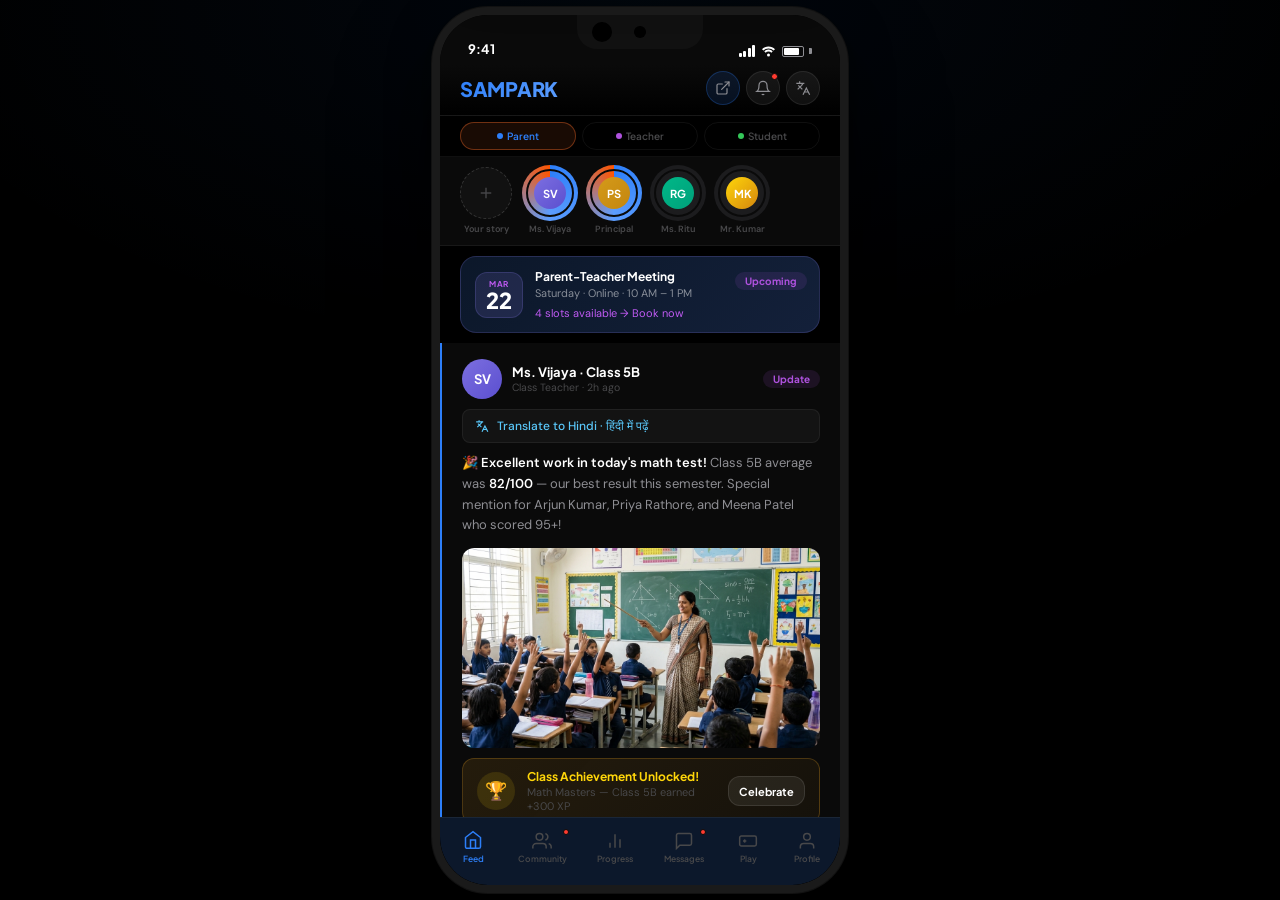
<file: index.html>
<!DOCTYPE html>
<html lang="en">
<head>
<meta charset="UTF-8">
<meta name="viewport" content="width=device-width, initial-scale=1.0">
<title>SAMPARK — School Social Network</title>
<link href="https://fonts.googleapis.com/css2?family=Plus+Jakarta+Sans:ital,wght@0,400;0,500;0,600;0,700;0,800&family=DM+Sans:wght@400;500;600&display=swap" rel="stylesheet">
<link rel="stylesheet" href="sampark.css">
</head>
<body>

<!-- DEVICE -->
<div class="device">
<!-- TOAST -->
<div class="toast" id="toast">
  <div class="toasticon" id="ti">🏆</div>
  <div class="toasttx"><h5 id="tt">Achievement!</h5><p id="tm">Loading...</p></div>
</div>
<!-- CONFETTI -->
<div class="celebrate" id="celebrate"></div>
<!-- ACHIEVEMENT MODAL -->
<div class="achmodal" id="achModal" onclick="closeAch()">
  <div class="achbox" onclick="event.stopPropagation()">
    <div class="achglow" id="achemoji">🏆</div>
    <div class="chip cgd" style="margin-bottom:12px">Achievement Unlocked!</div>
    <h2 id="achtitle">Math Master</h2>
    <p id="achdesc">Scored 90%+ in 3 consecutive tests</p>
    <div class="achxp" id="achxp">+150 XP</div>
    <button class="btn bor" style="width:100%" onclick="closeAch()">Awesome! 🎉</button>
  </div>
</div>
<!-- STORY VIEWER -->
<div class="stviewer" id="storyViewer">
  <div class="stprogbar" id="stprogbar"></div>
  <div class="sthdr">
    <div class="av av32 avt" id="stav">SV</div>
    <div style="flex:1"><div style="font-family:var(--font);font-size:13px;font-weight:700;color:white" id="stauth">Ms. Vijaya</div><div style="font-size:11px;color:rgba(255,255,255,.5)" id="sttm">2h ago</div></div>
    <div class="stclose" onclick="closeStory()"><svg viewBox="0 0 24 24"><line x1="18" y1="6" x2="6" y2="18"/><line x1="6" y1="6" x2="18" y2="18"/></svg></div>
  </div>
  <div class="stcontent" id="stcont">📸</div>
  <div class="stcap"><h4 id="stcaph">Class Update</h4><p id="stcapp">Loading...</p></div>
</div>
<!-- CHAT SCREEN -->
<div class="chatscr" id="chatScr">
  <div class="chathdr">
    <button class="chatback" onclick="closeChat()"><svg viewBox="0 0 24 24"><polyline points="15 18 9 12 15 6"/></svg></button>
    <div class="av av40 avt" style="flex-shrink:0">SV</div>
    <div style="flex:1"><div style="font-family:var(--font);font-size:15px;font-weight:700;color:var(--tx)">Ms. Vijaya · Class 5B</div><div style="font-size:11px;color:var(--mn)">● Online now</div></div>
    <div class="hbtn" onclick="toast('📹','Video Call','Connecting to Google Meet...')"><svg viewBox="0 0 24 24"><polygon points="23 7 16 12 23 17 23 7"/><rect x="1" y="5" width="15" height="14" rx="2" ry="2"/></svg></div>
  </div>
  <div class="chatmsgs" id="chatmsgs">
    <div style="text-align:center;font-size:11px;color:var(--tx3);padding:8px 0">Today</div>
    <div class="mbbl min">Arjun did wonderfully in today's math test! 🌟 He scored 96/100. You should be very proud!<div class="mtmin">10:23 AM</div></div>
    <div class="mbbl min" style="align-self:flex-start">
      <div class="voicemsg">
        <button class="vplay" onclick="playVoice(this)"><svg viewBox="0 0 24 24"><polygon points="5 3 19 12 5 21 5 3"/></svg></button>
        <div class="vwv" id="vwv"></div>
        <span style="font-size:10px;color:var(--tx3)">0:12</span>
      </div>
      <div class="mtmin">10:24 AM</div>
    </div>
    <div class="mbbl mout">Thank you so much! We've been practicing every evening. Can I schedule a meeting to discuss his overall progress? 🙏<div class="mtm">10:31 AM ✓✓</div></div>
    <div class="mbbl min">Absolutely! I have slots on Saturday morning. Use the scheduler to book a time. 📅<div class="mtmin">10:35 AM</div></div>
  </div>
  <div class="chatinput">
    <div class="hbtn" onclick="toast('🎤','Voice Note','Hold to record in Hindi')"><svg viewBox="0 0 24 24"><path d="M12 1a3 3 0 0 0-3 3v8a3 3 0 0 0 6 0V4a3 3 0 0 0-3-3z"/><path d="M19 10v2a7 7 0 0 1-14 0v-2"/><line x1="12" y1="19" x2="12" y2="23"/><line x1="8" y1="23" x2="16" y2="23"/></svg></div>
    <input type="text" placeholder="Type a message..." data-i18n-placeholder="typeMsg" id="ci" onkeydown="if(event.key==='Enter')sendMsg()"/>
    <button class="chatsend" onclick="sendMsg()"><svg viewBox="0 0 24 24"><line x1="22" y1="2" x2="11" y2="13"/><polygon points="22 2 15 22 11 13 2 9 22 2"/></svg></button>
  </div>
</div>
<!-- NOTIF PANEL -->
<div class="notifpanel" id="notifPanel">
  <div class="notifhdr"><h3>Notifications</h3><div class="hbtn" onclick="closeNotif()"><svg viewBox="0 0 24 24"><line x1="18" y1="6" x2="6" y2="18"/><line x1="6" y1="6" x2="18" y2="18"/></svg></div></div>
  <div class="notifitem unrd" onclick="closeNotif();badge('🏆','Math Master','Scored 95/100 — excellent!','+150 XP')"><div class="notiftico" style="background:var(--gdl)">🏆</div><div class="notifbdy"><h5>Badge Unlocked — Math Master!</h5><p>Arjun earned the Math Master badge</p><time>2 minutes ago</time></div></div>
  <div class="notifitem unrd" onclick="closeNotif();openChat()"><div class="notiftico" style="background:var(--pul)">💬</div><div class="notifbdy"><h5>Message from Ms. Vijaya</h5><p>Arjun did wonderfully today! 🌟</p><time>2 hours ago</time></div></div>
  <div class="notifitem unrd" onclick="closeNotif();switchTab('comm')"><div class="notiftico" style="background:var(--rdl)">📢</div><div class="notifbdy"><h5>School Announcement</h5><p>Early dismissal this Friday at 1 PM</p><time>3 hours ago</time></div></div>
  <div class="notifitem" onclick="closeNotif()"><div class="notiftico" style="background:var(--mnl)">🗓️</div><div class="notifbdy"><h5>Meeting Reminder</h5><p>PTM tomorrow at 10 AM — video call ready</p><time>Yesterday</time></div></div>
  <div class="notifitem" onclick="closeNotif()"><div class="notiftico" style="background:var(--gdl)">🔥</div><div class="notifbdy"><h5>7-Day Streak!</h5><p>You've been active 7 days in a row +50 XP</p><time>2 days ago</time></div></div>
</div>

  <div class="status">
    <span class="st">9:41</span>
    <div style="display:flex;gap:6px;align-items:center">
      <div class="sig"><span></span><span></span><span></span><span></span></div>
      <svg width="15" height="11" viewBox="0 0 15 11" fill="var(--tx)"><path d="M7.5 2.5C9.5 2.5 11.3 3.3 12.6 4.6L14 3.2C12.3 1.5 10 .5 7.5.5S2.7 1.5 1 3.2L2.4 4.6C3.7 3.3 5.5 2.5 7.5 2.5z"/><path d="M7.5 5.5c1.1 0 2.1.45 2.83 1.17L11.74 5.2A5.49 5.49 0 0 0 7.5 3.5 5.49 5.49 0 0 0 3.26 5.2L4.67 6.67A3.97 3.97 0 0 1 7.5 5.5z"/><circle cx="7.5" cy="9" r="1.5"/></svg>
      <div class="bat"><div class="bat-body"><div class="bat-fill"></div></div><div class="bat-tip"></div></div>
    </div>
  </div>
  <div class="app-hdr">
    <span class="logo">SAMPARK</span>
    <div class="hdr-r">
      <div class="hbtn" onclick="window.location.href='web/index.html'" title="Website" style="background: rgba(45, 127, 249, 0.12); border-color: rgba(45, 127, 249, 0.25);">
        <svg viewBox="0 0 24 24" fill="none" stroke="var(--or)" stroke-width="2" stroke-linecap="round" stroke-linejoin="round"><path d="M18 13v6a2 2 0 0 1-2 2H5a2 2 0 0 1-2-2V8a2 2 0 0 1 2-2h6"></path><polyline points="15 3 21 3 21 9"></polyline><line x1="10" y1="14" x2="21" y2="3"></line></svg>
      </div>
      <div class="hbtn" onclick="openNotif()" style="position:relative">
        <svg viewBox="0 0 24 24"><path d="M18 8A6 6 0 0 0 6 8c0 7-3 9-3 9h18s-3-2-3-9"/><path d="M13.73 21a2 2 0 0 1-3.46 0"/></svg>
        <span class="nbadge"></span>
      </div>
      <div class="hbtn" onclick="toast('🌐','Translate','Content will appear in Hindi')">
        <svg viewBox="0 0 24 24"><path d="M5 8l6 6M4 14l6-6 2-3"/><path d="M2 5h12M7 2v3"/><path d="M22 22l-5-10-5 10M14 18h6"/></svg>
      </div>
    </div>
  </div>
  <div class="role-bar">
    <div class="rp ap" id="rp-parent" onclick="setRole('parent')"><div class="rp-dot" style="background:var(--or)"></div><span data-i18n="parent">Parent</span></div>
    <div class="rp" id="rp-teacher" onclick="setRole('teacher')"><div class="rp-dot" style="background:var(--pu)"></div><span data-i18n="teacher">Teacher</span></div>
    <div class="rp" id="rp-student" onclick="setRole('student')"><div class="rp-dot" style="background:var(--mn)"></div><span data-i18n="student">Student</span></div>
  </div>
  <div class="screens">
    <!-- ═══ FEED ═══ -->
    <div class="scr active" id="s-feed">
      <div class="stbar">
        <div class="stit"><div class="stadd" onclick="toast('📷','Add Story','Camera opening...')"><svg viewBox="0 0 24 24"><line x1="12" y1="5" x2="12" y2="19"/><line x1="5" y1="12" x2="19" y2="12"/></svg></div><span class="stnm" data-i18n="yourStory">Your story</span></div>
        <div class="stit" onclick="openStory('SV','Ms. Vijaya','2h ago','📸','Class 5B Math Results 🎉','Class average 82/100 — our best this semester!','img_math.png')"><div class="string live"><div class="stinner"><div class="av av32 avt">SV</div></div></div><span class="stnm">Ms. Vijaya</span></div>
        <div class="stit" onclick="openStory('PS','Principal','5h ago','🏫','Annual Sports Day 🏆','Sports Day prep in full swing — parents welcome!','img_sports.png')"><div class="string live"><div class="stinner"><div class="av av32 ava">PS</div></div></div><span class="stnm">Principal</span></div>
        <div class="stit" onclick="openStory('RG','Ms. Ritu','1d ago','📚','Book Fair Coming! 📖','500+ books at Scholastic Book Fair — May 18-20!','img_bookfair.png')"><div class="string seen"><div class="stinner"><div class="av av32 avs">RG</div></div></div><span class="stnm">Ms. Ritu</span></div>
        <div class="stit" onclick="openStory('MK','Mr. Kumar','2d ago','🔬','Science Project 🧪','Students building amazing solar system models!','img_science.png')"><div class="string seen"><div class="stinner"><div class="av av32 avt" style="background:linear-gradient(135deg,var(--gd),#D4860E)">MK</div></div></div><span class="stnm">Mr. Kumar</span></div>
      </div>
      <div class="evbanner" onclick="switchTab('msgs')">
        <div class="evdt"><div class="evm">Mar</div><div class="evd">22</div></div>
        <div class="evinf"><h4>Parent-Teacher Meeting</h4><p>Saturday · Online · 10 AM – 1 PM</p><p style="margin-top:6px;font-size:11px;color:var(--pu2)">4 slots available → Book now</p></div>
        <div class="evp"><span class="chip cpu">Upcoming</span></div>
      </div>
      <div id="tc" style="display:none">
        <div style="margin:8px 20px;background:var(--s1);border:1px solid var(--br);border-radius:var(--r16);padding:14px">
          <div style="display:flex;align-items:center;gap:10px;margin-bottom:10px">
            <div class="av av40 avt">SV</div>
            <div style="flex:1;background:var(--s2);border-radius:var(--r99);height:36px;display:flex;align-items:center;padding:0 14px;cursor:text;color:var(--tx3);font-size:13px" onclick="toast('✏️','Post Composer','Opening editor...')">What's happening in class today?</div>
          </div>
          <div style="display:flex;gap:8px">
            <button class="btn bgh" style="height:34px;padding:0 12px;font-size:12px;flex:1" onclick="toast('📸','Camera','Opening...')">📸 Photo</button>
            <button class="btn bgh" style="height:34px;padding:0 12px;font-size:12px;flex:1" onclick="toast('🎤','Voice','Recording...')">🎤 Voice</button>
            <button class="btn bor" style="height:34px;padding:0 12px;font-size:12px;flex:1" onclick="toast('📢','Posted!','Update sent to 42 parents via app + WhatsApp')">Post Now</button>
          </div>
        </div>
      </div>
      <div class="post unread">
        <div class="phdr">
          <div class="av av40 avt">SV</div>
          <div class="pmeta"><div class="pname">Ms. Vijaya · Class 5B</div><div class="psub">Class Teacher · 2h ago</div></div>
          <span class="chip cpu">Update</span>
        </div>
        <div class="trbar" onclick="toast('🌐','Translated to Hindi','कक्षा 5बी का गणित परिणाम आ गया!')">
          <svg viewBox="0 0 24 24"><path d="M5 8l6 6M4 14l6-6 2-3"/><path d="M2 5h12M7 2v3"/><path d="M22 22l-5-10-5 10M14 18h6"/></svg>
          <span>Translate to Hindi · हिंदी में पढ़ें</span>
        </div>
        <div class="pbody">🎉 <strong>Excellent work in today's math test!</strong> Class 5B average was <strong>82/100</strong> — our best result this semester. Special mention for Arjun Kumar, Priya Rathore, and Meena Patel who scored 95+!</div>
        <img class="pimg" src="img_math.png" alt="Math class">
        <div class="xpembed">
          <div class="xpei">🏆</div>
          <div class="xpet"><h5>Class Achievement Unlocked!</h5><p>Math Masters — Class 5B earned +300 XP</p></div>
          <button class="btn bgh" style="height:30px;padding:0 10px;font-size:11px;flex-shrink:0" onclick="badge('🏆','Math Master','Arjun scored 95/100!','+150 XP')">Celebrate</button>
        </div>
        <div class="pacts">
          <div class="abtn" id="lk1" onclick="like('lk1',24)"><svg viewBox="0 0 24 24"><path d="M20.84 4.61a5.5 5.5 0 0 0-7.78 0L12 5.67l-1.06-1.06a5.5 5.5 0 0 0-7.78 7.78l1.06 1.06L12 21.23l7.78-7.78 1.06-1.06a5.5 5.5 0 0 0 0-7.78z"/></svg><span>24</span></div>
          <div class="abtn" onclick="switchTab('comm')"><svg viewBox="0 0 24 24"><path d="M21 15a2 2 0 0 1-2 2H7l-4 4V5a2 2 0 0 1 2-2h14a2 2 0 0 1 2 2z"/></svg><span>8</span></div>
          <div class="abtn" id="cp1" onclick="clap('cp1',12)"><svg viewBox="0 0 24 24"><path d="M14.5 2.5c0-1.1-.9-2-2-2s-2 .9-2 2v7.5L9 12l-1.5-5.5c-.28-1.1-1.4-1.7-2.5-1.4s-1.7 1.4-1.4 2.5L6 17l-1.7-1.7a1.5 1.5 0 0 0-2.1 2.1L6 21.2A7.5 7.5 0 0 0 13.5 24h1a7.5 7.5 0 0 0 7.5-7.5V9a2 2 0 0 0-4 0v-1a2 2 0 0 0-4 0v-.5z"/></svg><span>12</span></div>
          <div class="abtn" onclick="toast('📤','Shared!','Sent to WhatsApp')"><svg viewBox="0 0 24 24"><circle cx="18" cy="5" r="3"/><circle cx="6" cy="12" r="3"/><circle cx="18" cy="19" r="3"/><line x1="8.59" y1="13.51" x2="15.42" y2="17.49"/><line x1="15.41" y1="6.51" x2="8.59" y2="10.49"/></svg><span>Share</span></div>
        </div>
      </div>
      <div class="post">
        <div class="phdr">
          <div class="av av40 avs">RG</div>
          <div class="pmeta"><div class="pname">Ms. Ritu Gupta</div><div class="psub">Hindi & Science · 5h ago</div></div>
          <span class="chip cmn">Home Tips</span>
        </div>
        <div class="pbody">📚 <strong>Tonight's home-support challenge:</strong> Ask your child to read one paragraph aloud from any book or newspaper. Just 5 minutes — it significantly boosts reading fluency over time! 🌙</div>
        <div class="tipcard">
          <h5><svg width="12" height="12" viewBox="0 0 24 24" fill="none" stroke="currentColor" stroke-width="2"><polyline points="20 6 9 17 4 12"/></svg>Quick Action for Tonight</h5>
          <p>5 mins read-aloud with your child before bedtime ✓</p>
        </div>
        <div class="pacts">
          <div class="abtn" id="lk2" onclick="like('lk2',18)"><svg viewBox="0 0 24 24"><path d="M20.84 4.61a5.5 5.5 0 0 0-7.78 0L12 5.67l-1.06-1.06a5.5 5.5 0 0 0-7.78 7.78l1.06 1.06L12 21.23l7.78-7.78 1.06-1.06a5.5 5.5 0 0 0 0-7.78z"/></svg><span>18</span></div>
          <div class="abtn" onclick="switchTab('comm')"><svg viewBox="0 0 24 24"><path d="M21 15a2 2 0 0 1-2 2H7l-4 4V5a2 2 0 0 1 2-2h14a2 2 0 0 1 2 2z"/></svg><span>3</span></div>
          <div class="abtn" onclick="toast('📤','Shared!','Sent to WhatsApp')"><svg viewBox="0 0 24 24"><circle cx="18" cy="5" r="3"/><circle cx="6" cy="12" r="3"/><circle cx="18" cy="19" r="3"/><line x1="8.59" y1="13.51" x2="15.42" y2="17.49"/><line x1="15.41" y1="6.51" x2="8.59" y2="10.49"/></svg><span>Share</span></div>
        </div>
      </div>
      <div class="post" style="margin-bottom:8px">
        <div class="phdr">
          <div class="av av40 ava">PS</div>
          <div class="pmeta"><div class="pname">Principal Singh</div><div class="psub">School Administration · 1d ago</div></div>
          <span class="chip crd">Alert</span>
        </div>
        <div class="pbody">⚠️ <strong>Important:</strong> School closes at <strong>1 PM on Friday, March 21</strong> for Annual Sports Day preparation. Please arrange early pickup. Thank you!</div>
        <div class="pacts">
          <div class="abtn" id="lk3" onclick="like('lk3',41)"><svg viewBox="0 0 24 24"><path d="M20.84 4.61a5.5 5.5 0 0 0-7.78 0L12 5.67l-1.06-1.06a5.5 5.5 0 0 0-7.78 7.78l1.06 1.06L12 21.23l7.78-7.78 1.06-1.06a5.5 5.5 0 0 0 0-7.78z"/></svg><span>41</span></div>
          <div class="abtn" onclick="switchTab('comm')"><svg viewBox="0 0 24 24"><path d="M21 15a2 2 0 0 1-2 2H7l-4 4V5a2 2 0 0 1 2-2h14a2 2 0 0 1 2 2z"/></svg><span>12</span></div>
          <div class="abtn" onclick="toast('📤','Shared!','Sent to WhatsApp')"><svg viewBox="0 0 24 24"><circle cx="18" cy="5" r="3"/><circle cx="6" cy="12" r="3"/><circle cx="18" cy="19" r="3"/><line x1="8.59" y1="13.51" x2="15.42" y2="17.49"/><line x1="15.41" y1="6.51" x2="8.59" y2="10.49"/></svg><span>Share</span></div>
        </div>
      </div>
      <!-- NEW POSTS -->
      <div class="post unread">
        <div class="phdr">
          <div class="av av40 avt" style="background:linear-gradient(135deg,var(--gd),#D4860E)">MK</div>
          <div class="pmeta"><div class="pname">Mr. Kumar · Science</div><div class="psub">Class 5B · 3h ago</div></div>
          <span class="chip cor">Reminder</span>
        </div>
        <div class="pbody">🔬 <strong>Science Project Reminder!</strong> All students must submit their working models by <strong>Friday, May 16</strong>. Topics: Solar System, Water Cycle, or Simple Machines. Parents, please help them with materials — chart paper, thermocol, and glue. 🧪</div>
        <img class="pimg" src="img_science.png" alt="Science project">
        <div class="tipcard"><h5><svg width="12" height="12" viewBox="0 0 24 24" fill="none" stroke="currentColor" stroke-width="2"><polyline points="20 6 9 17 4 12"/></svg>Materials Needed</h5><p>Chart paper · Thermocol · Fevicol · Sketch pens · Any recycled items ✓</p></div>
        <div class="pacts">
          <div class="abtn" id="lk4" onclick="like('lk4',15)"><svg viewBox="0 0 24 24"><path d="M20.84 4.61a5.5 5.5 0 0 0-7.78 0L12 5.67l-1.06-1.06a5.5 5.5 0 0 0-7.78 7.78l1.06 1.06L12 21.23l7.78-7.78 1.06-1.06a5.5 5.5 0 0 0 0-7.78z"/></svg><span>15</span></div>
          <div class="abtn" onclick="switchTab('comm')"><svg viewBox="0 0 24 24"><path d="M21 15a2 2 0 0 1-2 2H7l-4 4V5a2 2 0 0 1 2-2h14a2 2 0 0 1 2 2z"/></svg><span>5</span></div>
          <div class="abtn" onclick="toast('📤','Shared!','Sent to WhatsApp')"><svg viewBox="0 0 24 24"><circle cx="18" cy="5" r="3"/><circle cx="6" cy="12" r="3"/><circle cx="18" cy="19" r="3"/><line x1="8.59" y1="13.51" x2="15.42" y2="17.49"/><line x1="15.41" y1="6.51" x2="8.59" y2="10.49"/></svg><span>Share</span></div>
        </div>
      </div>
      <div class="post">
        <div class="phdr">
          <div class="av av40" style="background:linear-gradient(135deg,#2D7FF9,#5B9DFF)">PT</div>
          <div class="pmeta"><div class="pname">PE Teacher · Sports Dept</div><div class="psub">Physical Education · 6h ago</div></div>
          <span class="chip cmn">Sports</span>
        </div>
        <div class="pbody">🏃 <strong>Annual Sports Day — March 21!</strong> Events include: 100m race, relay, long jump, tug of war, and lemon-spoon race. Students must wear white PT uniform and white shoes. Reporting time: <strong>7:30 AM sharp</strong>. Parents are welcome to attend! 🏆</div>
        <img class="pimg" src="img_sports.png" alt="Sports day">
        <div class="pacts">
          <div class="abtn" id="lk5" onclick="like('lk5',32)"><svg viewBox="0 0 24 24"><path d="M20.84 4.61a5.5 5.5 0 0 0-7.78 0L12 5.67l-1.06-1.06a5.5 5.5 0 0 0-7.78 7.78l1.06 1.06L12 21.23l7.78-7.78 1.06-1.06a5.5 5.5 0 0 0 0-7.78z"/></svg><span>32</span></div>
          <div class="abtn" onclick="switchTab('comm')"><svg viewBox="0 0 24 24"><path d="M21 15a2 2 0 0 1-2 2H7l-4 4V5a2 2 0 0 1 2-2h14a2 2 0 0 1 2 2z"/></svg><span>9</span></div>
          <div class="abtn" onclick="toast('📤','Shared!','Sent to WhatsApp')"><svg viewBox="0 0 24 24"><circle cx="18" cy="5" r="3"/><circle cx="6" cy="12" r="3"/><circle cx="18" cy="19" r="3"/><line x1="8.59" y1="13.51" x2="15.42" y2="17.49"/><line x1="15.41" y1="6.51" x2="8.59" y2="10.49"/></svg><span>Share</span></div>
        </div>
      </div>
      <div class="post">
        <div class="phdr">
          <div class="av av40 ava">PS</div>
          <div class="pmeta"><div class="pname">PTA Committee</div><div class="psub">Parent-Teacher Association · 1d ago</div></div>
          <span class="chip cpu">Meeting</span>
        </div>
        <div class="pbody">📋 <strong>PTA Meeting — Saturday, March 22</strong> at 10 AM (Online via Google Meet). Agenda: Summer camp planning, fee structure review, canteen quality feedback, and new library books selection. All parents are requested to attend. Link will be shared on WhatsApp. 🙏</div>
        <div class="pacts">
          <div class="abtn" id="lk6" onclick="like('lk6',28)"><svg viewBox="0 0 24 24"><path d="M20.84 4.61a5.5 5.5 0 0 0-7.78 0L12 5.67l-1.06-1.06a5.5 5.5 0 0 0-7.78 7.78l1.06 1.06L12 21.23l7.78-7.78 1.06-1.06a5.5 5.5 0 0 0 0-7.78z"/></svg><span>28</span></div>
          <div class="abtn" onclick="switchTab('comm')"><svg viewBox="0 0 24 24"><path d="M21 15a2 2 0 0 1-2 2H7l-4 4V5a2 2 0 0 1 2-2h14a2 2 0 0 1 2 2z"/></svg><span>6</span></div>
          <div class="abtn" onclick="toast('📤','Shared!','Sent to WhatsApp')"><svg viewBox="0 0 24 24"><circle cx="18" cy="5" r="3"/><circle cx="6" cy="12" r="3"/><circle cx="18" cy="19" r="3"/><line x1="8.59" y1="13.51" x2="15.42" y2="17.49"/><line x1="15.41" y1="6.51" x2="8.59" y2="10.49"/></svg><span>Share</span></div>
        </div>
      </div>
      <div class="post">
        <div class="phdr">
          <div class="av av40" style="background:linear-gradient(135deg,#FF6B35,#FF9F1C)">CN</div>
          <div class="pmeta"><div class="pname">Canteen Manager</div><div class="psub">School Canteen · 2d ago</div></div>
          <span class="chip cgd">Menu</span>
        </div>
        <div class="pbody">🍱 <strong>New Canteen Menu!</strong> Starting next week, we're adding healthier options: Brown bread sandwich ₹20, Fruit salad ₹15, Sprouts chaat ₹10, Dal-rice combo ₹25. Also: <strong>No outside food allowed</strong> from April 1 as per school hygiene policy. 🥗</div>
        <img class="pimg" src="img_canteen.png" alt="Canteen food">
        <div class="pacts">
          <div class="abtn" id="lk7" onclick="like('lk7',19)"><svg viewBox="0 0 24 24"><path d="M20.84 4.61a5.5 5.5 0 0 0-7.78 0L12 5.67l-1.06-1.06a5.5 5.5 0 0 0-7.78 7.78l1.06 1.06L12 21.23l7.78-7.78 1.06-1.06a5.5 5.5 0 0 0 0-7.78z"/></svg><span>19</span></div>
          <div class="abtn" onclick="switchTab('comm')"><svg viewBox="0 0 24 24"><path d="M21 15a2 2 0 0 1-2 2H7l-4 4V5a2 2 0 0 1 2-2h14a2 2 0 0 1 2 2z"/></svg><span>14</span></div>
          <div class="abtn" onclick="toast('📤','Shared!','Sent to WhatsApp')"><svg viewBox="0 0 24 24"><circle cx="18" cy="5" r="3"/><circle cx="6" cy="12" r="3"/><circle cx="18" cy="19" r="3"/><line x1="8.59" y1="13.51" x2="15.42" y2="17.49"/><line x1="15.41" y1="6.51" x2="8.59" y2="10.49"/></svg><span>Share</span></div>
        </div>
      </div>
      <div class="post" style="margin-bottom:8px">
        <div class="phdr">
          <div class="av av40 avs">RG</div>
          <div class="pmeta"><div class="pname">Ms. Ritu Gupta · Hindi</div><div class="psub">Hindi Teacher · 3d ago</div></div>
          <span class="chip cor">Homework</span>
        </div>
        <div class="pbody">📖 <strong>Hindi Sulekh (Handwriting) Practice:</strong> Please ensure your child writes <strong>one page of Hindi cursive</strong> daily. Good handwriting earns bonus XP! Also, the Hindi poem recitation competition is on <strong>March 25</strong> — topic: "Mera Bharat Mahan". 🇮🇳</div>
        <div class="xpembed">
          <div class="xpei">📝</div>
          <div class="xpet"><h5>Daily Writing Challenge</h5><p>Complete 1 page Hindi sulekh for +20 XP daily</p></div>
          <button class="btn bgh" style="height:30px;padding:0 10px;font-size:11px;flex-shrink:0" onclick="toast('✅','Logged!','Today\'s writing practice marked complete · +20 XP')">Done ✓</button>
        </div>
        <div class="pacts">
          <div class="abtn" id="lk8" onclick="like('lk8',22)"><svg viewBox="0 0 24 24"><path d="M20.84 4.61a5.5 5.5 0 0 0-7.78 0L12 5.67l-1.06-1.06a5.5 5.5 0 0 0-7.78 7.78l1.06 1.06L12 21.23l7.78-7.78 1.06-1.06a5.5 5.5 0 0 0 0-7.78z"/></svg><span>22</span></div>
          <div class="abtn" onclick="switchTab('comm')"><svg viewBox="0 0 24 24"><path d="M21 15a2 2 0 0 1-2 2H7l-4 4V5a2 2 0 0 1 2-2h14a2 2 0 0 1 2 2z"/></svg><span>4</span></div>
          <div class="abtn" onclick="toast('📤','Shared!','Sent to WhatsApp')"><svg viewBox="0 0 24 24"><circle cx="18" cy="5" r="3"/><circle cx="6" cy="12" r="3"/><circle cx="18" cy="19" r="3"/><line x1="8.59" y1="13.51" x2="15.42" y2="17.49"/><line x1="15.41" y1="6.51" x2="8.59" y2="10.49"/></svg><span>Share</span></div>
        </div>
      </div>
      <div class="post unread">
        <div class="phdr">
          <div class="av av40" style="background:linear-gradient(135deg,#AF52DE,#DA70D6)">LB</div>
          <div class="pmeta"><div class="pname">School Library</div><div class="psub">Librarian · Ms. Meera · 4h ago</div></div>
          <span class="chip cpu">New</span>
        </div>
        <div class="pbody">📚 <strong>Annual Book Fair — May 18-20!</strong> Over 500 books from Scholastic, National Book Trust, and CBT. Special discounts for students: 20% off on all fiction, 30% off on reference books. Each student gets a ₹100 book voucher from school. Don't miss it! 📖✨</div>
        <img class="pimg" src="img_bookfair.png" alt="Book fair">
        <div class="pacts">
          <div class="abtn" id="lk9" onclick="like('lk9',35)"><svg viewBox="0 0 24 24"><path d="M20.84 4.61a5.5 5.5 0 0 0-7.78 0L12 5.67l-1.06-1.06a5.5 5.5 0 0 0-7.78 7.78l1.06 1.06L12 21.23l7.78-7.78 1.06-1.06a5.5 5.5 0 0 0 0-7.78z"/></svg><span>35</span></div>
          <div class="abtn" onclick="switchTab('comm')"><svg viewBox="0 0 24 24"><path d="M21 15a2 2 0 0 1-2 2H7l-4 4V5a2 2 0 0 1 2-2h14a2 2 0 0 1 2 2z"/></svg><span>7</span></div>
          <div class="abtn" onclick="toast('📤','Shared!','Sent to WhatsApp')"><svg viewBox="0 0 24 24"><circle cx="18" cy="5" r="3"/><circle cx="6" cy="12" r="3"/><circle cx="18" cy="19" r="3"/><line x1="8.59" y1="13.51" x2="15.42" y2="17.49"/><line x1="15.41" y1="6.51" x2="8.59" y2="10.49"/></svg><span>Share</span></div>
        </div>
      </div>
      <div class="post">
        <div class="phdr">
          <div class="av av40" style="background:linear-gradient(135deg,#FF3B30,#FF6961)">TR</div>
          <div class="pmeta"><div class="pname">Transport Dept</div><div class="psub">School Administration · 5h ago</div></div>
          <span class="chip crd">Important</span>
        </div>
        <div class="pbody">🚌 <strong>Bus Route 5 — Timing Change!</strong> Due to road construction near Sector 12, Route 5 will now depart <strong>10 minutes earlier (7:00 AM)</strong> from tomorrow. Drop timing remains same. This is effective until June 15. Parents on Route 5, please note. Contact transport desk for queries: 📞 98765-00005</div>
        <div class="pacts">
          <div class="abtn" id="lk10" onclick="like('lk10',16)"><svg viewBox="0 0 24 24"><path d="M20.84 4.61a5.5 5.5 0 0 0-7.78 0L12 5.67l-1.06-1.06a5.5 5.5 0 0 0-7.78 7.78l1.06 1.06L12 21.23l7.78-7.78 1.06-1.06a5.5 5.5 0 0 0 0-7.78z"/></svg><span>16</span></div>
          <div class="abtn" onclick="switchTab('comm')"><svg viewBox="0 0 24 24"><path d="M21 15a2 2 0 0 1-2 2H7l-4 4V5a2 2 0 0 1 2-2h14a2 2 0 0 1 2 2z"/></svg><span>11</span></div>
          <div class="abtn" onclick="toast('📤','Shared!','Sent to WhatsApp')"><svg viewBox="0 0 24 24"><circle cx="18" cy="5" r="3"/><circle cx="6" cy="12" r="3"/><circle cx="18" cy="19" r="3"/><line x1="8.59" y1="13.51" x2="15.42" y2="17.49"/><line x1="15.41" y1="6.51" x2="8.59" y2="10.49"/></svg><span>Share</span></div>
        </div>
      </div>
      <div class="post">
        <div class="phdr">
          <div class="av av40 ava">PS</div>
          <div class="pmeta"><div class="pname">Exam Controller</div><div class="psub">Examination Dept · 1d ago</div></div>
          <span class="chip cor">Exam</span>
        </div>
        <div class="pbody">📝 <strong>Unit Test 3 — Exam Timetable Released!</strong><br>📐 May 19 (Mon) — Mathematics<br>🔬 May 20 (Tue) — Science<br>📖 May 21 (Wed) — Hindi<br>📝 May 22 (Thu) — English<br>🌍 May 23 (Fri) — Social Studies<br><br>Timing: <strong>9:00 AM – 11:00 AM</strong>. Students must bring their own stationery. No calculators allowed.</div>
        <img class="pimg" src="img_exam.png" alt="Exam hall">
        <div class="pacts">
          <div class="abtn" id="lk11" onclick="like('lk11',38)"><svg viewBox="0 0 24 24"><path d="M20.84 4.61a5.5 5.5 0 0 0-7.78 0L12 5.67l-1.06-1.06a5.5 5.5 0 0 0-7.78 7.78l1.06 1.06L12 21.23l7.78-7.78 1.06-1.06a5.5 5.5 0 0 0 0-7.78z"/></svg><span>38</span></div>
          <div class="abtn" onclick="switchTab('comm')"><svg viewBox="0 0 24 24"><path d="M21 15a2 2 0 0 1-2 2H7l-4 4V5a2 2 0 0 1 2-2h14a2 2 0 0 1 2 2z"/></svg><span>18</span></div>
          <div class="abtn" onclick="toast('📤','Shared!','Sent to WhatsApp')"><svg viewBox="0 0 24 24"><circle cx="18" cy="5" r="3"/><circle cx="6" cy="12" r="3"/><circle cx="18" cy="19" r="3"/><line x1="8.59" y1="13.51" x2="15.42" y2="17.49"/><line x1="15.41" y1="6.51" x2="8.59" y2="10.49"/></svg><span>Share</span></div>
        </div>
      </div>
      <div class="post">
        <div class="phdr">
          <div class="av av40" style="background:linear-gradient(135deg,#00C896,#34C759)">EC</div>
          <div class="pmeta"><div class="pname">Eco Club · Green Warriors</div><div class="psub">Student Club · 2d ago</div></div>
          <span class="chip cmn">Activity</span>
        </div>
        <div class="pbody">🌱 <strong>Tree Plantation Drive — May 15!</strong> Every student plants one sapling in the school garden. Saplings provided: Neem, Mango, Peepal, Tulsi. Wear your house t-shirts! Parents who want to donate saplings can contact the Eco Club coordinator. Let's make our school greener! 🌳💚</div>
        <img class="pimg" src="img_trees.png" alt="Tree plantation">
        <div class="xpembed">
          <div class="xpei">🌱</div>
          <div class="xpet"><h5>Green Warrior Badge</h5><p>Plant a tree and earn +30 XP!</p></div>
          <button class="btn bgh" style="height:30px;padding:0 10px;font-size:11px;flex-shrink:0" onclick="toast('🌱','Registered!','You\'re signed up for Tree Plantation Drive · +30 XP')">Join</button>
        </div>
        <div class="pacts">
          <div class="abtn" id="lk12" onclick="like('lk12',45)"><svg viewBox="0 0 24 24"><path d="M20.84 4.61a5.5 5.5 0 0 0-7.78 0L12 5.67l-1.06-1.06a5.5 5.5 0 0 0-7.78 7.78l1.06 1.06L12 21.23l7.78-7.78 1.06-1.06a5.5 5.5 0 0 0 0-7.78z"/></svg><span>45</span></div>
          <div class="abtn" onclick="switchTab('comm')"><svg viewBox="0 0 24 24"><path d="M21 15a2 2 0 0 1-2 2H7l-4 4V5a2 2 0 0 1 2-2h14a2 2 0 0 1 2 2z"/></svg><span>10</span></div>
          <div class="abtn" id="cp2" onclick="clap('cp2',20)"><svg viewBox="0 0 24 24"><path d="M14.5 2.5c0-1.1-.9-2-2-2s-2 .9-2 2v7.5L9 12l-1.5-5.5c-.28-1.1-1.4-1.7-2.5-1.4s-1.7 1.4-1.4 2.5L6 17l-1.7-1.7a1.5 1.5 0 0 0-2.1 2.1L6 21.2A7.5 7.5 0 0 0 13.5 24h1a7.5 7.5 0 0 0 7.5-7.5V9a2 2 0 0 0-4 0v-1a2 2 0 0 0-4 0v-.5z"/></svg><span>20</span></div>
          <div class="abtn" onclick="toast('📤','Shared!','Sent to WhatsApp')"><svg viewBox="0 0 24 24"><circle cx="18" cy="5" r="3"/><circle cx="6" cy="12" r="3"/><circle cx="18" cy="19" r="3"/><line x1="8.59" y1="13.51" x2="15.42" y2="17.49"/><line x1="15.41" y1="6.51" x2="8.59" y2="10.49"/></svg><span>Share</span></div>
        </div>
      </div>
      <div class="post" style="margin-bottom:8px">
        <div class="phdr">
          <div class="av av40 avp">SK</div>
          <div class="pmeta"><div class="pname">Suneeta Kumari (Parent)</div><div class="psub">PTA Member · 3d ago</div></div>
          <span class="chip cgd">Appreciation</span>
        </div>
        <div class="pbody">🙏 <strong>Thank you Ms. Vijaya!</strong> Arjun has improved so much in math this semester — from 65% to 95%! The extra worksheets and daily practice tips really worked. Also grateful to Mr. Kumar for making science fun with hands-on experiments. Our kids are lucky to have such dedicated teachers. 🌟❤️</div>
        <div class="pacts">
          <div class="abtn" id="lk13" onclick="like('lk13',52)"><svg viewBox="0 0 24 24"><path d="M20.84 4.61a5.5 5.5 0 0 0-7.78 0L12 5.67l-1.06-1.06a5.5 5.5 0 0 0-7.78 7.78l1.06 1.06L12 21.23l7.78-7.78 1.06-1.06a5.5 5.5 0 0 0 0-7.78z"/></svg><span>52</span></div>
          <div class="abtn" onclick="switchTab('comm')"><svg viewBox="0 0 24 24"><path d="M21 15a2 2 0 0 1-2 2H7l-4 4V5a2 2 0 0 1 2-2h14a2 2 0 0 1 2 2z"/></svg><span>8</span></div>
          <div class="abtn" id="cp3" onclick="clap('cp3',34)"><svg viewBox="0 0 24 24"><path d="M14.5 2.5c0-1.1-.9-2-2-2s-2 .9-2 2v7.5L9 12l-1.5-5.5c-.28-1.1-1.4-1.7-2.5-1.4s-1.7 1.4-1.4 2.5L6 17l-1.7-1.7a1.5 1.5 0 0 0-2.1 2.1L6 21.2A7.5 7.5 0 0 0 13.5 24h1a7.5 7.5 0 0 0 7.5-7.5V9a2 2 0 0 0-4 0v-1a2 2 0 0 0-4 0v-.5z"/></svg><span>34</span></div>
          <div class="abtn" onclick="toast('📤','Shared!','Sent to WhatsApp')"><svg viewBox="0 0 24 24"><circle cx="18" cy="5" r="3"/><circle cx="6" cy="12" r="3"/><circle cx="18" cy="19" r="3"/><line x1="8.59" y1="13.51" x2="15.42" y2="17.49"/><line x1="15.41" y1="6.51" x2="8.59" y2="10.49"/></svg><span>Share</span></div>
        </div>
      </div>
      <!-- TEACHER FEED -->
      <div id="t-feed" class="t-section" style="display:none">
        <!-- Teacher Greeting -->
        <div class="t-greeting">
          <div style="display:flex;align-items:center;gap:12px;margin-bottom:14px">
            <div class="av av52 avt">SV</div>
            <div style="flex:1"><div style="font-family:var(--font);font-size:16px;font-weight:800;color:var(--tx)">Good Morning, Ms. Vijaya 👋</div><div style="font-size:12px;color:var(--tx3);margin-top:2px">Tuesday · Class 5B · 42 Students</div></div>
          </div>
          <div class="t-quickstats">
            <div class="t-qs"><div class="t-qsv" style="color:var(--mn)">38</div><div class="t-qsl">Present</div></div>
            <div class="t-qs"><div class="t-qsv" style="color:var(--rd)">4</div><div class="t-qsl">Absent</div></div>
            <div class="t-qs"><div class="t-qsv" style="color:var(--or)">3</div><div class="t-qsl">Late</div></div>
            <div class="t-qs"><div class="t-qsv" style="color:var(--pu)">5</div><div class="t-qsl">Pending</div></div>
          </div>
        </div>

        <!-- Quick Actions -->
        <div class="slbl" data-i18n="quickActions">Quick Actions</div>
        <div class="t-actions">
          <div class="t-act" onclick="toast('📢','Post Update','Opening composer for 42 parents...')"><div class="t-act-ico" style="background:var(--orl)">📢</div><div class="t-act-lbl">Post Update</div></div>
          <div class="t-act" onclick="toast('📋','Attendance','Marking attendance for Class 5B...')"><div class="t-act-ico" style="background:var(--mnl)">📋</div><div class="t-act-lbl">Attendance</div></div>
          <div class="t-act" onclick="toast('📝','Homework','Assigning homework to Class 5B...')"><div class="t-act-ico" style="background:var(--pul)">📝</div><div class="t-act-lbl">Homework</div></div>
          <div class="t-act" onclick="toast('📊','Grades','Opening gradebook for Class 5B...')"><div class="t-act-ico" style="background:var(--gdl)">📊</div><div class="t-act-lbl">Grades</div></div>
          <div class="t-act" onclick="toast('📸','Gallery','Upload class photos...')"><div class="t-act-ico" style="background:var(--bll)">📸</div><div class="t-act-lbl">Photos</div></div>
          <div class="t-act" onclick="toast('🎤','Voice','Record a voice update for parents...')"><div class="t-act-ico" style="background:var(--rdl)">🎤</div><div class="t-act-lbl">Voice Note</div></div>
        </div>

        <!-- Today's Schedule -->
        <div class="slbl" data-i18n="todaySchedule">Today's Schedule</div>
        <div class="t-sched-list">
          <div class="t-sched-row t-sched-now"><div class="t-sched-time">8:00</div><div class="t-sched-dot" style="background:var(--or)"></div><div class="t-sched-info"><div class="t-sched-subj">Mathematics · Class 5B</div><div class="t-sched-room">Room 204 · Ch 12: Fractions</div></div><span class="chip cor" style="font-size:9px">Now</span></div>
          <div class="t-sched-row"><div class="t-sched-time">9:00</div><div class="t-sched-dot" style="background:var(--pu)"></div><div class="t-sched-info"><div class="t-sched-subj">Mathematics · Class 5A</div><div class="t-sched-room">Room 201 · Ch 11: Geometry</div></div></div>
          <div class="t-sched-row"><div class="t-sched-time">10:00</div><div class="t-sched-dot" style="background:var(--mn)"></div><div class="t-sched-info"><div class="t-sched-subj">Free Period</div><div class="t-sched-room">Staff Room · Grade papers</div></div></div>
          <div class="t-sched-row"><div class="t-sched-time">11:00</div><div class="t-sched-dot" style="background:var(--gd)"></div><div class="t-sched-info"><div class="t-sched-subj">Mathematics · Class 4A</div><div class="t-sched-room">Room 108 · Ch 10: Multiplication</div></div></div>
          <div class="t-sched-row"><div class="t-sched-time">12:00</div><div class="t-sched-dot" style="background:var(--bl)"></div><div class="t-sched-info"><div class="t-sched-subj">Lunch Break</div><div class="t-sched-room">Staff Canteen</div></div></div>
          <div class="t-sched-row"><div class="t-sched-time">1:00</div><div class="t-sched-dot" style="background:var(--rd)"></div><div class="t-sched-info"><div class="t-sched-subj">Mathematics · Class 6B</div><div class="t-sched-room">Room 301 · Ch 8: Algebra</div></div></div>
          <div class="t-sched-row"><div class="t-sched-time">2:00</div><div class="t-sched-dot" style="background:var(--pu)"></div><div class="t-sched-info"><div class="t-sched-subj">PTM Meeting · Suneeta K.</div><div class="t-sched-room">Video Call · Google Meet</div></div><span class="chip cpu" style="font-size:9px">PTM</span></div>
        </div>

        <!-- Pending Tasks -->
        <div class="slbl" data-i18n="pendingTasks">Pending Tasks</div>
        <div class="t-tasks">
          <div class="t-task" onclick="toast('📋','Homework','Opening submissions for Class 5B...')"><div class="t-task-ico" style="background:var(--rdl);color:var(--rd)">!</div><div class="t-task-info"><div class="t-task-title">Review 5B Math Homework</div><div class="t-task-sub">28/42 submitted · Due today</div></div><span class="chip crd" style="font-size:9px">Urgent</span></div>
          <div class="t-task" onclick="toast('💬','Reply','Opening message from Rajesh P...')"><div class="t-task-ico" style="background:var(--orl);color:var(--or)">💬</div><div class="t-task-info"><div class="t-task-title">Reply to Rajesh P.</div><div class="t-task-sub">Asked about Priya's science marks</div></div><span class="chip cor" style="font-size:9px">1h ago</span></div>
          <div class="t-task" onclick="toast('📊','Grades','Opening Unit Test 2 results...')"><div class="t-task-ico" style="background:var(--pul);color:var(--pu)">📊</div><div class="t-task-info"><div class="t-task-title">Upload Unit Test 2 Results</div><div class="t-task-sub">Class 5A · 38 answer sheets</div></div><span class="chip cpu" style="font-size:9px">By Friday</span></div>
          <div class="t-task" onclick="toast('📢','Notice','Drafting notice for parents...')"><div class="t-task-ico" style="background:var(--mnl);color:var(--mn)">📢</div><div class="t-task-info"><div class="t-task-title">Send Sports Day Notice</div><div class="t-task-sub">Notify 120+ parents about early pickup</div></div><span class="chip cmn" style="font-size:9px">Tomorrow</span></div>
          <div class="t-task" onclick="toast('🏆','Badges','Awarding badges to top performers...')"><div class="t-task-ico" style="background:var(--gdl);color:var(--gd)">🏆</div><div class="t-task-info"><div class="t-task-title">Award Math Master Badges</div><div class="t-task-sub">3 students qualified · Arjun, Priya, Meena</div></div><span class="chip cgd" style="font-size:9px">New</span></div>
        </div>

        <!-- Recent Activity -->
        <div class="slbl" data-i18n="recentActivity">Your Recent Activity</div>
        <div class="t-activity">
          <div class="t-actrow"><div class="t-actdot" style="background:var(--or)"></div><div class="t-actinfo"><span>You shared <strong>Class 5B math results</strong></span><div class="t-actmeta">42 parents notified · 38 read · 2h ago</div></div></div>
          <div class="t-actrow"><div class="t-actdot" style="background:var(--mn)"></div><div class="t-actinfo"><span>Attendance marked for <strong>Class 5B</strong></span><div class="t-actmeta">38 present, 4 absent · 8:15 AM</div></div></div>
          <div class="t-actrow"><div class="t-actdot" style="background:var(--pu)"></div><div class="t-actinfo"><span>Awarded <strong>Math Master</strong> badge to Arjun</span><div class="t-actmeta">+150 XP to student · Yesterday</div></div></div>
          <div class="t-actrow"><div class="t-actdot" style="background:var(--gd)"></div><div class="t-actinfo"><span>Uploaded <strong>Unit Test 1 grades</strong> for 5A</span><div class="t-actmeta">38 students graded · Yesterday</div></div></div>
          <div class="t-actrow"><div class="t-actdot" style="background:var(--bl)"></div><div class="t-actinfo"><span>Replied to <strong>Suneeta K.</strong> about Arjun</span><div class="t-actmeta">PTM scheduled for Thursday · 2 days ago</div></div></div>
          <div class="t-actrow"><div class="t-actdot" style="background:var(--rd)"></div><div class="t-actinfo"><span>Sent <strong>Science project reminder</strong> to parents</span><div class="t-actmeta">120 parents notified · 3 days ago</div></div></div>
        </div>
        <div style="height:20px"></div>
      </div>
    </div>
    <!-- ═══ EXPLORE ═══ -->
    <div class="scr" id="s-comm">
      <div class="comm-hero">
        <h2 data-i18n="explore">Explore 🎓</h2>
        <p data-i18n="exploresub">Your school, organized</p>
      </div>
      <div class="explore-grid">
        <div class="exp-btn" onclick="openPanel('events')"><div class="exp-ico" style="background:var(--orl)">📅</div><div class="exp-lbl" data-i18n="events">Events</div></div>
        <div class="exp-btn" onclick="openPanel('clubs')"><div class="exp-ico" style="background:var(--pul)">🤝</div><div class="exp-lbl" data-i18n="clubs">Clubs</div></div>
        <div class="exp-btn" onclick="openPanel('syllabus')"><div class="exp-ico" style="background:var(--mnl)">📋</div><div class="exp-lbl" data-i18n="syllabus">Syllabus</div></div>
        <div class="exp-btn" onclick="openPanel('schedule')"><div class="exp-ico" style="background:var(--gdl)">🗓</div><div class="exp-lbl" data-i18n="schedule">Schedule</div></div>
        <div class="exp-btn" onclick="openPanel('notices')"><div class="exp-ico" style="background:var(--rdl)">📢</div><div class="exp-lbl" data-i18n="notices">Notices</div></div>
        <div class="exp-btn" onclick="openPanel('compete')"><div class="exp-ico" style="background:var(--bll)">🏆</div><div class="exp-lbl" data-i18n="compete">Compete</div></div>
        <div class="exp-btn" onclick="openPanel('channels')"><div class="exp-ico" style="background:rgba(255,255,255,.06)">💬</div><div class="exp-lbl" data-i18n="channels">Channels</div></div>
        <div class="exp-btn" onclick="openPanel('polls')"><div class="exp-ico" style="background:var(--orl)">📊</div><div class="exp-lbl" data-i18n="polls">Polls</div></div>
        <div class="exp-btn" onclick="openPanel('gallery')"><div class="exp-ico" style="background:var(--pul)">📸</div><div class="exp-lbl" data-i18n="gallery">Gallery</div></div>
        <div class="exp-btn" onclick="openPanel('fees')"><div class="exp-ico" style="background:rgba(232,160,32,.12)">💰</div><div class="exp-lbl" data-i18n="fees">Fees</div></div>
        <div class="exp-btn" onclick="openPanel('report')"><div class="exp-ico" style="background:rgba(90,200,250,.12)">📝</div><div class="exp-lbl" data-i18n="report">Report Card</div></div>
        <div class="exp-btn" onclick="openPanel('bus')"><div class="exp-ico" style="background:rgba(255,59,48,.12)">🚌</div><div class="exp-lbl" data-i18n="bus">Bus Track</div></div>
        <div class="exp-btn" onclick="openPanel('library')"><div class="exp-ico" style="background:rgba(175,82,222,.12)">📚</div><div class="exp-lbl" data-i18n="library">Library</div></div>
        <div class="exp-btn" onclick="openPanel('holidays')"><div class="exp-ico" style="background:rgba(52,199,89,.12)">🏖️</div><div class="exp-lbl" data-i18n="holidays">Holidays</div></div>
        <div class="exp-btn" onclick="openPanel('attendance')"><div class="exp-ico" style="background:rgba(45,127,249,.12)">✅</div><div class="exp-lbl" data-i18n="attendance">Attendance</div></div>
        <div class="exp-btn" onclick="openPanel('diary')"><div class="exp-ico" style="background:rgba(255,214,10,.12)">📖</div><div class="exp-lbl" data-i18n="diary">Diary</div></div>
        <div class="exp-btn" onclick="openPanel('complaint')"><div class="exp-ico" style="background:rgba(255,59,48,.12)">🎫</div><div class="exp-lbl" data-i18n="complaints">Complaints</div></div>
      </div>
      <!-- EVENTS -->
      <div class="sub-panel" id="panel-events">
        <div class="sp-hdr"><div class="sp-back" onclick="closePanel('events')"><svg viewBox="0 0 24 24"><polyline points="15 18 9 12 15 6"/></svg></div><h3>Events</h3></div>
        <div style="padding:16px 20px;display:flex;flex-direction:column;gap:14px">
          <div class="evcard" style="min-width:100%" onclick="rsvpEvent(this,'Drama Fest')"><div class="evcard-img" style="background:linear-gradient(135deg,#4A1580,#8B7FF0)">🎭</div><div class="evcard-body"><div class="evcard-tag" style="background:var(--pul);color:var(--pu2)">Arts</div><div class="evcard-title">Drama Fest 2026</div><div class="evcard-meta"><svg viewBox="0 0 24 24"><rect x="3" y="4" width="18" height="18" rx="2"/><line x1="16" y1="2" x2="16" y2="6"/><line x1="8" y1="2" x2="8" y2="6"/><line x1="3" y1="10" x2="21" y2="10"/></svg> Apr 23 · 4 PM · Auditorium</div><div class="evcard-foot"><div class="ev-countdown">⏳ 2 days</div><button class="btn ev-rsvp bor">RSVP</button></div></div></div>
          <div class="evcard" style="min-width:100%" onclick="rsvpEvent(this,'Annual Dance Show')"><div class="evcard-img" style="background:linear-gradient(135deg,#C24B00,#F4692A)">💃</div><div class="evcard-body"><div class="evcard-tag" style="background:var(--rdl);color:var(--rd)">Dance</div><div class="evcard-title">Annual Dance Show</div><div class="evcard-meta"><svg viewBox="0 0 24 24"><rect x="3" y="4" width="18" height="18" rx="2"/><line x1="16" y1="2" x2="16" y2="6"/><line x1="8" y1="2" x2="8" y2="6"/><line x1="3" y1="10" x2="21" y2="10"/></svg> Apr 25 · 10 AM · Hall A</div><div class="evcard-foot"><div class="ev-countdown">⏳ 4 days</div><button class="btn ev-rsvp bor">RSVP</button></div></div></div>
          <div class="evcard" style="min-width:100%" onclick="rsvpEvent(this,'Music Recital')"><div class="evcard-img" style="background:linear-gradient(135deg,#006645,#00C896)">🎵</div><div class="evcard-body"><div class="evcard-tag" style="background:var(--mnl);color:var(--mn)">Music</div><div class="evcard-title">Classical Music Recital</div><div class="evcard-meta"><svg viewBox="0 0 24 24"><rect x="3" y="4" width="18" height="18" rx="2"/><line x1="16" y1="2" x2="16" y2="6"/><line x1="8" y1="2" x2="8" y2="6"/><line x1="3" y1="10" x2="21" y2="10"/></svg> Apr 26 · 2 PM · Music Room</div><div class="evcard-foot"><div class="ev-countdown">⏳ 5 days</div><button class="btn ev-rsvp bor">RSVP</button></div></div></div>
          <div class="evcard" style="min-width:100%" onclick="rsvpEvent(this,'Science Fair')"><div class="evcard-img" style="background:linear-gradient(135deg,#7A5800,#E8A020)">🔬</div><div class="evcard-body"><div class="evcard-tag" style="background:var(--gdl);color:var(--gd)">Science</div><div class="evcard-title">District Science Fair</div><div class="evcard-meta"><svg viewBox="0 0 24 24"><rect x="3" y="4" width="18" height="18" rx="2"/><line x1="16" y1="2" x2="16" y2="6"/><line x1="8" y1="2" x2="8" y2="6"/><line x1="3" y1="10" x2="21" y2="10"/></svg> May 2 · 9 AM · School Grounds</div><div class="evcard-foot"><div class="ev-countdown">⏳ 11 days</div><button class="btn ev-rsvp bor">RSVP</button></div></div></div>
          <div class="evcard" style="min-width:100%" onclick="rsvpEvent(this,'Art Exhibition')"><div class="evcard-img" style="background:linear-gradient(135deg,#5B0096,#9C27B0)">🎨</div><div class="evcard-body"><div class="evcard-tag" style="background:var(--pul);color:var(--pu)">Arts</div><div class="evcard-title">Annual Art Exhibition</div><div class="evcard-meta"><svg viewBox="0 0 24 24"><rect x="3" y="4" width="18" height="18" rx="2"/><line x1="16" y1="2" x2="16" y2="6"/><line x1="8" y1="2" x2="8" y2="6"/><line x1="3" y1="10" x2="21" y2="10"/></svg> May 10 · 10 AM · Art Gallery</div><div class="evcard-foot"><div class="ev-countdown">⏳ 19 days</div><button class="btn ev-rsvp bor">RSVP</button></div></div></div>
          <div class="evcard" style="min-width:100%" onclick="rsvpEvent(this,'Sports Day')"><div class="evcard-img" style="background:linear-gradient(135deg,#0A5E30,#34C759)">🏅</div><div class="evcard-body"><div class="evcard-tag" style="background:var(--mnl);color:var(--mn)">Sports</div><div class="evcard-title">Annual Sports Day</div><div class="evcard-meta"><svg viewBox="0 0 24 24"><rect x="3" y="4" width="18" height="18" rx="2"/><line x1="16" y1="2" x2="16" y2="6"/><line x1="8" y1="2" x2="8" y2="6"/><line x1="3" y1="10" x2="21" y2="10"/></svg> May 15 · 8 AM · Main Ground</div><div class="evcard-foot"><div class="ev-countdown">⏳ 24 days</div><button class="btn ev-rsvp bor">RSVP</button></div></div></div>
        </div>
      </div>
      <!-- CLUBS -->
      <div class="sub-panel" id="panel-clubs">
        <div class="sp-hdr"><div class="sp-back" onclick="closePanel('clubs')"><svg viewBox="0 0 24 24"><polyline points="15 18 9 12 15 6"/></svg></div><h3>Clubs</h3></div>
        <div class="club-grid" style="padding:16px 20px">
          <div class="clubcard" onclick="joinClub(this,'Drama Club')"><div class="club-emoji">🎭</div><div class="club-name">Drama Club</div><div class="club-members">24 members</div><div class="club-tag" style="background:var(--pul);color:var(--pu)">Arts</div></div>
          <div class="clubcard" onclick="joinClub(this,'Science Club')"><div class="club-emoji">🔬</div><div class="club-name">Science Club</div><div class="club-members">31 members</div><div class="club-tag" style="background:var(--gdl);color:var(--gd)">STEM</div></div>
          <div class="clubcard" onclick="joinClub(this,'Coding Club')"><div class="club-emoji">💻</div><div class="club-name">Coding Club</div><div class="club-members">19 members</div><div class="club-tag" style="background:var(--bll);color:var(--bl)">Tech</div></div>
          <div class="clubcard" onclick="joinClub(this,'Book Club')"><div class="club-emoji">📚</div><div class="club-name">Book Club</div><div class="club-members">20 members</div><div class="club-tag" style="background:var(--mnl);color:var(--mn)">Literary</div></div>
          <div class="clubcard" onclick="joinClub(this,'Football')"><div class="club-emoji">⚽</div><div class="club-name">Football</div><div class="club-members">22 members</div><div class="club-tag" style="background:var(--rdl);color:var(--rd)">Sports</div></div>
          <div class="clubcard" onclick="joinClub(this,'Eco Warriors')"><div class="club-emoji">🌿</div><div class="club-name">Eco Warriors</div><div class="club-members">28 members</div><div class="club-tag" style="background:var(--mnl);color:var(--mn)">Green</div></div>
        </div>
      </div>
      <!-- SYLLABUS -->
      <div class="sub-panel" id="panel-syllabus">
        <div class="sp-hdr"><div class="sp-back" onclick="closePanel('syllabus')"><svg viewBox="0 0 24 24"><polyline points="15 18 9 12 15 6"/></svg></div><h3>Syllabus Tracker</h3></div>
        <div class="syl-item"><div class="syl-ico" style="background:var(--orl)">📐</div><div class="syl-info"><h4>Mathematics</h4><p>Ch 12: Fractions & Decimals</p></div><div class="syl-pct">78%</div></div>
        <div class="syl-item"><div class="syl-ico" style="background:var(--mnl)">🔬</div><div class="syl-info"><h4>Science</h4><p>Ch 9: Light & Shadows</p></div><div class="syl-pct">65%</div></div>
        <div class="syl-item"><div class="syl-ico" style="background:var(--pul)">📝</div><div class="syl-info"><h4>English</h4><p>Ch 8: The Kite Maker</p></div><div class="syl-pct">82%</div></div>
        <div class="syl-item"><div class="syl-ico" style="background:var(--gdl)">🕉</div><div class="syl-info"><h4>Hindi</h4><p>Ch 10: बड़े भाई साहब</p></div><div class="syl-pct">70%</div></div>
        <div class="syl-item"><div class="syl-ico" style="background:var(--bll)">🌍</div><div class="syl-info"><h4>Social Studies</h4><p>Ch 7: India After Independence</p></div><div class="syl-pct">55%</div></div>
        <div class="syl-item"><div class="syl-ico" style="background:var(--rdl)">💻</div><div class="syl-info"><h4>Computer Science</h4><p>Ch 5: Intro to HTML</p></div><div class="syl-pct">90%</div></div>
      </div>
      <!-- SCHEDULE -->
      <div class="sub-panel" id="panel-schedule">
        <div class="sp-hdr"><div class="sp-back" onclick="closePanel('schedule')"><svg viewBox="0 0 24 24"><polyline points="15 18 9 12 15 6"/></svg></div><h3>Class Schedule</h3></div>
        <div style="padding:16px 20px;display:flex;flex-direction:column;gap:8px">
          <div class="slbl" style="padding:0 0 4px">Today — Tuesday</div>
          <div class="syl-item" style="padding:12px;background:var(--s1);border-radius:var(--r12);border:1px solid var(--br)"><div class="syl-ico" style="background:var(--orl)">📐</div><div class="syl-info"><h4>Mathematics</h4><p>8:00 – 8:45 AM · Ms. Vijaya</p></div></div>
          <div class="syl-item" style="padding:12px;background:var(--s1);border-radius:var(--r12);border:1px solid var(--br)"><div class="syl-ico" style="background:var(--mnl)">🔬</div><div class="syl-info"><h4>Science</h4><p>8:45 – 9:30 AM · Mr. Kumar</p></div></div>
          <div class="syl-item" style="padding:12px;background:var(--s1);border-radius:var(--r12);border:1px solid var(--br)"><div class="syl-ico" style="background:var(--pul)">📝</div><div class="syl-info"><h4>English</h4><p>9:45 – 10:30 AM · Ms. Sharma</p></div></div>
          <div class="syl-item" style="padding:12px;background:var(--s1);border-radius:var(--r12);border:1px solid var(--br)"><div class="syl-ico" style="background:var(--gdl)">🕉</div><div class="syl-info"><h4>Hindi</h4><p>10:30 – 11:15 AM · Ms. Ritu</p></div></div>
          <div class="syl-item" style="padding:12px;background:var(--s1);border-radius:var(--r12);border:1px solid var(--br)"><div class="syl-ico" style="background:var(--rdl)">⚽</div><div class="syl-info"><h4>PE</h4><p>11:30 AM – 12:15 PM · Mr. Singh</p></div></div>
          <div class="syl-item" style="padding:12px;background:var(--s1);border-radius:var(--r12);border:1px solid var(--br)"><div class="syl-ico" style="background:var(--bll)">🌍</div><div class="syl-info"><h4>Social Studies</h4><p>12:30 – 1:15 PM · Mr. Verma</p></div></div>
          <div class="syl-item" style="padding:12px;background:var(--s1);border-radius:var(--r12);border:1px solid var(--br)"><div class="syl-ico" style="background:rgba(255,255,255,.06)">💻</div><div class="syl-info"><h4>Computer Lab</h4><p>1:30 – 2:15 PM · Ms. Mehta</p></div></div>
          <div class="syl-item" style="padding:12px;background:var(--s1);border-radius:var(--r12);border:1px solid var(--br)"><div class="syl-ico" style="background:var(--gdl)">🎨</div><div class="syl-info"><h4>Art & Craft</h4><p>2:15 – 3:00 PM · Ms. Kapoor</p></div></div>
        </div>
      </div>
      <!-- NOTICES -->
      <div class="sub-panel" id="panel-notices">
        <div class="sp-hdr"><div class="sp-back" onclick="closePanel('notices')"><svg viewBox="0 0 24 24"><polyline points="15 18 9 12 15 6"/></svg></div><h3>Notices</h3></div>
        <div class="notice-item" onclick="toast('📢','Alert','Early dismissal confirmed')"><div class="notice-dot" style="background:var(--rdl)">📢</div><div class="notice-tx"><h5>Early Dismissal — Friday</h5><p>School closes at 1 PM for Sports Day prep.</p><time>Today</time></div></div>
        <div class="notice-item" onclick="toast('💉','Health','Free check-up tomorrow')"><div class="notice-dot" style="background:var(--mnl)">💊</div><div class="notice-tx"><h5>Free Health Camp</h5><p>Dental & vision check-up for all students this Thursday.</p><time>2h ago</time></div></div>
        <div class="notice-item" onclick="toast('📖','Exams','Emailed to parents')"><div class="notice-dot" style="background:var(--bll)">📋</div><div class="notice-tx"><h5>Unit Test Schedule Released</h5><p>Unit Test 3 from May 15–20. Preparation starts now!</p><time>Yesterday</time></div></div>
        <div class="notice-item" onclick="toast('🍱','Canteen','New menu from Monday')"><div class="notice-dot" style="background:var(--gdl)">🍱</div><div class="notice-tx"><h5>New Canteen Menu</h5><p>Healthy, FSSAI-approved meals starting May 1.</p><time>2 days ago</time></div></div>
        <div class="notice-item" onclick="toast('👔','Uniform','New winter uniform details')"><div class="notice-dot" style="background:var(--orl)">👔</div><div class="notice-tx"><h5>Uniform Update</h5><p>New winter uniform samples available at office.</p><time>3 days ago</time></div></div>
        <div class="notice-item" onclick="toast('📚','Library','New books added this week')"><div class="notice-dot" style="background:var(--pul)">📚</div><div class="notice-tx"><h5>Library — New Arrivals</h5><p>50 new Hindi & English story books added.</p><time>4 days ago</time></div></div>
        <div class="notice-item" onclick="toast('🚌','Transport','Route 5 timing changed')"><div class="notice-dot" style="background:rgba(255,255,255,.06)">🚌</div><div class="notice-tx"><h5>Bus Route Change</h5><p>Route 5 pickup now 7:15 AM instead of 7:30 AM.</p><time>5 days ago</time></div></div>
      </div>
      <!-- COMPETE -->
      <div class="sub-panel" id="panel-compete">
        <div class="sp-hdr"><div class="sp-back" onclick="closePanel('compete')"><svg viewBox="0 0 24 24"><polyline points="15 18 9 12 15 6"/></svg></div><h3>Competitions</h3></div>
        <div style="padding:16px 20px;display:flex;flex-direction:column;gap:14px">
          <div class="comp-banner" onclick="toast('🏆','Debate','Registration sent!')"><div class="chip cpu" style="margin-bottom:8px">🏆 Open Registration</div><h4>Inter-School Debate Championship</h4><p>"AI in Education — Boon or Bane?" · Grades 6–10 · April 28</p><div class="comp-prizes"><div class="prize"><div class="prize-medal">🥇</div><div class="prize-amt">₹5,000</div><div class="prize-lbl">1st Prize</div></div><div class="prize"><div class="prize-medal">🥈</div><div class="prize-amt">₹3,000</div><div class="prize-lbl">2nd Prize</div></div><div class="prize"><div class="prize-medal">🥉</div><div class="prize-amt">₹1,500</div><div class="prize-lbl">3rd Prize</div></div></div></div>
          <div class="comp-banner" style="background:linear-gradient(135deg,rgba(255,59,48,.12),rgba(255,59,48,.05));border-color:rgba(255,59,48,.3)" onclick="toast('⚽','Football','Team registered!')"><div class="chip crd" style="margin-bottom:8px">⚽ Sports</div><h4>Inter-School Football Tournament</h4><p>5 schools competing · April 28, 9 AM · School Grounds</p><div class="comp-prizes"><div class="prize"><div class="prize-medal">🏆</div><div class="prize-amt">Trophy</div><div class="prize-lbl">Winners</div></div><div class="prize"><div class="prize-medal">🎖️</div><div class="prize-amt">Medals</div><div class="prize-lbl">Runners Up</div></div><div class="prize"><div class="prize-medal">🎽</div><div class="prize-amt">Jerseys</div><div class="prize-lbl">MVP</div></div></div></div>
          <div class="comp-banner" style="background:linear-gradient(135deg,rgba(52,199,89,.12),rgba(52,199,89,.05));border-color:rgba(52,199,89,.3)" onclick="toast('🧠','Quiz','Register your team!')"><div class="chip cmn" style="margin-bottom:8px">🧠 Academic</div><h4>District Science Quiz</h4><p>Teams of 3 · May 5, 10 AM · Online via Zoom</p><div class="comp-prizes"><div class="prize"><div class="prize-medal">🥇</div><div class="prize-amt">₹10,000</div><div class="prize-lbl">1st Prize</div></div><div class="prize"><div class="prize-medal">🥈</div><div class="prize-amt">₹5,000</div><div class="prize-lbl">2nd Prize</div></div><div class="prize"><div class="prize-medal">📜</div><div class="prize-amt">Certificate</div><div class="prize-lbl">All Teams</div></div></div></div>
        </div>
      </div>
      <!-- CHANNELS -->
      <div class="sub-panel" id="panel-channels">
        <div class="sp-hdr"><div class="sp-back" onclick="closePanel('channels')"><svg viewBox="0 0 24 24"><polyline points="15 18 9 12 15 6"/></svg></div><h3>Channels</h3></div>
        <div class="chanlist" style="padding:16px 20px">
          <div class="chanrow" onclick="openChat()"><div class="chanic" style="background:var(--rdl)">📢</div><div class="chantx"><div class="channm">School Announcements</div><div class="chanpv">Principal: Early dismissal this Friday at 1 PM</div></div><div class="chanmt"><div class="chantm">1d</div><div class="udot"></div></div></div>
          <div class="chanrow" onclick="openChat()"><div class="chanic" style="background:var(--pul)">📚</div><div class="chantx"><div class="channm">Class 5B Parents</div><div class="chanpv">Ms. Vijaya: Math results are out! 🎉</div></div><div class="chanmt"><div class="chantm">2h</div><div class="udot"></div></div></div>
          <div class="chanrow" onclick="openChat()"><div class="chanic" style="background:var(--gdl)">🏃</div><div class="chantx"><div class="channm">Sports Day Planning</div><div class="chanpv">Mr. Kumar: Event list confirmed ✓</div></div><div class="chanmt"><div class="chantm">3h</div></div></div>
          <div class="chanrow" onclick="openChat()"><div class="chanic" style="background:var(--mnl)">🏠</div><div class="chantx"><div class="channm">Home Learning Tips</div><div class="chanpv">Ms. Ritu: Try tonight's read-aloud!</div></div><div class="chanmt"><div class="chantm">5h</div></div></div>
          <div class="chanrow" onclick="openChat()"><div class="chanic" style="background:var(--bll)">💻</div><div class="chantx"><div class="channm">Coding Club</div><div class="chanpv">Workshop on Scratch this Saturday!</div></div><div class="chanmt"><div class="chantm">1h</div><div class="udot"></div></div></div>
          <div class="chanrow" onclick="openChat()"><div class="chanic" style="background:var(--orl)">🎭</div><div class="chantx"><div class="channm">Drama Club</div><div class="chanpv">Rehearsals start tomorrow at 3 PM</div></div><div class="chanmt"><div class="chantm">6h</div></div></div>
        </div>
      </div>
      <!-- POLLS -->
      <div class="sub-panel" id="panel-polls">
        <div class="sp-hdr"><div class="sp-back" onclick="closePanel('polls')"><svg viewBox="0 0 24 24"><polyline points="15 18 9 12 15 6"/></svg></div><h3>Polls</h3></div>
        <div class="pollcard" style="margin-top:16px"><div class="pollhdr"><h4>📊 Best time for Parent-Teacher Meeting?</h4></div>
          <div class="pollopt" onclick="votePoll(this,'48%','linear-gradient(90deg,var(--or),var(--or2))')"><div class="polloi"><span class="pollol">Saturday morning (10–12 AM)</span><span class="pollop">48%</span></div><div class="pollbg"><div class="pollbf" style="width:48%;background:linear-gradient(90deg,var(--or),var(--or2))"></div></div></div>
          <div class="pollopt" onclick="votePoll(this,'37%','linear-gradient(90deg,var(--pu),var(--pu2))')"><div class="polloi"><span class="pollol">Weekday evening (6–8 PM)</span><span class="pollop" style="color:var(--pu)">37%</span></div><div class="pollbg"><div class="pollbf" style="width:37%;background:linear-gradient(90deg,var(--pu),var(--pu2))"></div></div></div>
          <div class="pollopt" onclick="votePoll(this,'15%','var(--s3)')"><div class="polloi"><span class="pollol">Sunday afternoon (2–4 PM)</span><span class="pollop" style="color:var(--tx3)">15%</span></div><div class="pollbg"><div class="pollbf" style="width:15%;background:var(--s3)"></div></div></div>
          <div class="pollft"><span class="pollvt">124 parents voted · 3 days left</span><span class="chip cbl">Live</span></div>
        </div>
        <div class="pollcard" style="margin-top:12px"><div class="pollhdr"><h4>🎨 Which extracurricular should we add?</h4></div>
          <div class="pollopt" onclick="votePoll(this,'42%','linear-gradient(90deg,var(--mn),var(--mn2))')"><div class="polloi"><span class="pollol">Robotics & AI Club</span><span class="pollop" style="color:var(--mn)">42%</span></div><div class="pollbg"><div class="pollbf" style="width:42%;background:linear-gradient(90deg,var(--mn),var(--mn2))"></div></div></div>
          <div class="pollopt" onclick="votePoll(this,'33%','linear-gradient(90deg,var(--or),var(--or2))')"><div class="polloi"><span class="pollol">Photography Class</span><span class="pollop">33%</span></div><div class="pollbg"><div class="pollbf" style="width:33%;background:linear-gradient(90deg,var(--or),var(--or2))"></div></div></div>
          <div class="pollopt" onclick="votePoll(this,'25%','var(--s3)')"><div class="polloi"><span class="pollol">Yoga & Meditation</span><span class="pollop" style="color:var(--tx3)">25%</span></div><div class="pollbg"><div class="pollbf" style="width:25%;background:var(--s3)"></div></div></div>
          <div class="pollft"><span class="pollvt">89 parents voted · 5 days left</span><span class="chip cmn">Live</span></div>
        </div>
      </div>
      <!-- GALLERY -->
      <div class="sub-panel" id="panel-gallery">
        <div class="sp-hdr"><div class="sp-back" onclick="closePanel('gallery')"><svg viewBox="0 0 24 24"><polyline points="15 18 9 12 15 6"/></svg></div><h3>Photo Gallery</h3></div>
        <div class="slbl" data-i18n="recentEvents">Recent Events</div>
        <div class="notice-item" onclick="toast('📸','Opening','Sports Day 2026 album')"><div class="notice-dot" style="background:var(--mnl)">🏅</div><div class="notice-tx"><h5>Annual Sports Day 2026</h5><p>48 photos · March 15</p><time>2 weeks ago</time></div></div>
        <div class="notice-item" onclick="toast('📸','Opening','Republic Day album')"><div class="notice-dot" style="background:var(--orl)">🇮🇳</div><div class="notice-tx"><h5>Republic Day Celebration</h5><p>32 photos · Jan 26</p><time>3 months ago</time></div></div>
        <div class="notice-item" onclick="toast('📸','Opening','Science Fair album')"><div class="notice-dot" style="background:var(--bll)">🔬</div><div class="notice-tx"><h5>Science Exhibition</h5><p>56 photos · Feb 10</p><time>2 months ago</time></div></div>
        <div class="notice-item" onclick="toast('📸','Opening','Annual Day album')"><div class="notice-dot" style="background:var(--pul)">🎭</div><div class="notice-tx"><h5>Annual Day Performance</h5><p>72 photos · Dec 20</p><time>4 months ago</time></div></div>
        <div class="notice-item" onclick="toast('📸','Opening','Class photos album')"><div class="notice-dot" style="background:var(--gdl)">📷</div><div class="notice-tx"><h5>Class Photos 2025-26</h5><p>15 photos · All classes</p><time>6 months ago</time></div></div>
      </div>
      <!-- FEES -->
      <div class="sub-panel" id="panel-fees">
        <div class="sp-hdr"><div class="sp-back" onclick="closePanel('fees')"><svg viewBox="0 0 24 24"><polyline points="15 18 9 12 15 6"/></svg></div><h3>Fee Management</h3></div>
        <div style="padding:16px 20px">
          <div style="background:linear-gradient(135deg,rgba(52,199,89,.12),rgba(52,199,89,.05));border:1px solid rgba(52,199,89,.25);border-radius:var(--r16);padding:16px;margin-bottom:14px">
            <div style="display:flex;justify-content:space-between;align-items:center;margin-bottom:8px"><span style="font-family:var(--font);font-size:14px;font-weight:700;color:var(--tx)">Fee Status</span><span class="chip cmn">Paid ✓</span></div>
            <div style="font-size:12px;color:var(--tx3)">Term 1 (Apr–Sep) · Paid on 15 Apr 2026</div>
          </div>
          <div style="background:linear-gradient(135deg,rgba(255,214,10,.12),rgba(255,214,10,.05));border:1px solid rgba(255,214,10,.25);border-radius:var(--r16);padding:16px;margin-bottom:14px">
            <div style="display:flex;justify-content:space-between;align-items:center;margin-bottom:8px"><span style="font-family:var(--font);font-size:14px;font-weight:700;color:var(--tx)">Term 2 Fee</span><span class="chip cgd">Due Oct 1</span></div>
            <div style="font-size:24px;font-weight:800;font-family:var(--font);color:var(--gd);margin:8px 0">₹4,500</div>
            <div style="font-size:11px;color:var(--tx3);margin-bottom:10px">Tuition ₹3,200 + Activity ₹800 + Lab ₹500</div>
            <button class="btn bor" style="width:100%;height:36px;font-size:12px" onclick="toast('💳','Payment','Opening UPI / payment gateway...')">Pay Now via UPI 💳</button>
          </div>
        </div>
        <div class="slbl" data-i18n="paymentHistory">Payment History</div>
        <div class="notice-item" onclick="toast('🧾','Receipt','Downloading receipt...')"><div class="notice-dot" style="background:var(--mnl)">✅</div><div class="notice-tx"><h5>Term 1 Fee — ₹4,500</h5><p>Paid via UPI · Txn: SAM20260415</p><time>15 Apr 2026</time></div></div>
        <div class="notice-item" onclick="toast('🧾','Receipt','Downloading receipt...')"><div class="notice-dot" style="background:var(--mnl)">✅</div><div class="notice-tx"><h5>Annual Charges — ₹2,000</h5><p>Paid via Bank Transfer</p><time>5 Apr 2026</time></div></div>
        <div class="notice-item" onclick="toast('🧾','Receipt','Downloading receipt...')"><div class="notice-dot" style="background:var(--mnl)">✅</div><div class="notice-tx"><h5>Exam Fee — ₹500</h5><p>Paid via Cash at Office</p><time>20 Mar 2026</time></div></div>
      </div>
      <!-- REPORT CARD -->
      <div class="sub-panel" id="panel-report">
        <div class="sp-hdr"><div class="sp-back" onclick="closePanel('report')"><svg viewBox="0 0 24 24"><polyline points="15 18 9 12 15 6"/></svg></div><h3>Report Card</h3></div>
        <div style="padding:16px 20px">
          <div style="background:var(--s1);border:1px solid var(--br);border-radius:var(--r16);padding:16px;margin-bottom:12px;text-align:center">
            <div style="font-family:var(--font);font-size:16px;font-weight:800;color:var(--tx)">Arjun Kumar · Class 5B</div>
            <div style="font-size:12px;color:var(--tx3);margin-top:2px">Unit Test 2 · March 2026</div>
            <div style="font-size:36px;font-weight:800;font-family:var(--font);color:var(--or);margin:12px 0">82%</div>
            <div style="font-size:11px;color:var(--tx3)">Class Rank: 2nd / 42 students</div>
          </div>
        </div>
        <div class="syl-item"><div class="syl-ico" style="background:var(--orl)">📐</div><div class="syl-info"><h4>Mathematics</h4><p>Unit 2 · Scored 95/100</p></div><div class="syl-pct" style="color:var(--or)">95</div></div>
        <div class="syl-item"><div class="syl-ico" style="background:var(--mnl)">🔬</div><div class="syl-info"><h4>Science</h4><p>Unit 2 · Scored 82/100</p></div><div class="syl-pct">82</div></div>
        <div class="syl-item"><div class="syl-ico" style="background:var(--pul)">📝</div><div class="syl-info"><h4>English</h4><p>Unit 2 · Scored 78/100</p></div><div class="syl-pct">78</div></div>
        <div class="syl-item"><div class="syl-ico" style="background:var(--gdl)">🕉</div><div class="syl-info"><h4>Hindi</h4><p>Unit 2 · Scored 74/100</p></div><div class="syl-pct" style="color:var(--gd)">74</div></div>
        <div class="syl-item"><div class="syl-ico" style="background:var(--bll)">🌍</div><div class="syl-info"><h4>Social Studies</h4><p>Unit 2 · Scored 80/100</p></div><div class="syl-pct">80</div></div>
        <div class="syl-item"><div class="syl-ico" style="background:var(--rdl)">💻</div><div class="syl-info"><h4>Computer Science</h4><p>Unit 2 · Scored 98/100</p></div><div class="syl-pct" style="color:var(--or)">98</div></div>
        <div style="padding:12px 20px"><button class="btn bor" style="width:100%;font-size:12px" onclick="toast('📥','Download','Report card PDF downloading...')">Download PDF Report Card 📥</button></div>
      </div>
      <!-- BUS TRACKING -->
      <div class="sub-panel" id="panel-bus">
        <div class="sp-hdr"><div class="sp-back" onclick="closePanel('bus')"><svg viewBox="0 0 24 24"><polyline points="15 18 9 12 15 6"/></svg></div><h3>Bus Tracking</h3></div>
        <div style="padding:16px 20px">
          <div style="background:linear-gradient(135deg,rgba(45,127,249,.12),rgba(45,127,249,.05));border:1px solid rgba(45,127,249,.25);border-radius:var(--r16);padding:16px;margin-bottom:14px">
            <div style="display:flex;align-items:center;gap:10px;margin-bottom:8px"><span style="font-size:24px">🚌</span><div><div style="font-family:var(--font);font-size:15px;font-weight:800;color:var(--tx)">Bus Route 5</div><div style="font-size:11px;color:var(--mn)">● On Time · ETA 7:25 AM</div></div></div>
            <div style="font-size:12px;color:var(--tx3)">Driver: Mr. Ramesh · Ph: +91 98765 11111</div>
          </div>
        </div>
        <div class="slbl" data-i18n="routeDetails">Route Details</div>
        <div class="notice-item"><div class="notice-dot" style="background:var(--mnl)">🟢</div><div class="notice-tx"><h5>Stop 1 · Sector 12 Gate</h5><p>Pickup: 7:10 AM · Arjun's stop</p><time>0.5 km</time></div></div>
        <div class="notice-item"><div class="notice-dot" style="background:var(--orl)">🟡</div><div class="notice-tx"><h5>Stop 2 · Market Chowk</h5><p>Pickup: 7:15 AM</p><time>1.2 km</time></div></div>
        <div class="notice-item"><div class="notice-dot" style="background:var(--orl)">🟡</div><div class="notice-tx"><h5>Stop 3 · Housing Colony</h5><p>Pickup: 7:20 AM</p><time>2.0 km</time></div></div>
        <div class="notice-item"><div class="notice-dot" style="background:var(--bll)">🏫</div><div class="notice-tx"><h5>School · GPS No. 4</h5><p>Arrival: 7:30 AM</p><time>3.5 km</time></div></div>
        <div class="slbl" data-i18n="dropSchedule">Drop Schedule</div>
        <div class="notice-item"><div class="notice-dot" style="background:var(--pul)">🏫</div><div class="notice-tx"><h5>School Departure</h5><p>Drop bus leaves at 2:30 PM</p><time>Daily</time></div></div>
        <div class="notice-item"><div class="notice-dot" style="background:var(--mnl)">🏠</div><div class="notice-tx"><h5>Drop at Sector 12 Gate</h5><p>Expected: 2:50 PM</p><time>Arjun's stop</time></div></div>
      </div>
      <!-- LIBRARY -->
      <div class="sub-panel" id="panel-library">
        <div class="sp-hdr"><div class="sp-back" onclick="closePanel('library')"><svg viewBox="0 0 24 24"><polyline points="15 18 9 12 15 6"/></svg></div><h3>Library</h3></div>
        <div class="slbl" data-i18n="currentlyIssued">Currently Issued</div>
        <div class="notice-item" onclick="toast('📚','Book','Due in 5 days')"><div class="notice-dot" style="background:var(--orl)">📕</div><div class="notice-tx"><h5>The Story of My Life — Helen Keller</h5><p>Issued: May 5 · Due: May 19</p><time>5 days left</time></div></div>
        <div class="notice-item" onclick="toast('📚','Book','Due in 12 days')"><div class="notice-dot" style="background:var(--pul)">📗</div><div class="notice-tx"><h5>Panchtantra Ki Kahaniya</h5><p>Issued: May 8 · Due: May 22</p><time>12 days left</time></div></div>
        <div class="slbl" data-i18n="readingHistory">Reading History</div>
        <div class="notice-item"><div class="notice-dot" style="background:var(--mnl)">✅</div><div class="notice-tx"><h5>Harry Potter & the Philosopher's Stone</h5><p>Returned on time · Apr 28</p><time>Last month</time></div></div>
        <div class="notice-item"><div class="notice-dot" style="background:var(--mnl)">✅</div><div class="notice-tx"><h5>Malgudi Days — R.K. Narayan</h5><p>Returned on time · Apr 10</p><time>Last month</time></div></div>
        <div class="notice-item"><div class="notice-dot" style="background:var(--rdl)">⚠️</div><div class="notice-tx"><h5>Discovery of India — Nehru</h5><p>Returned 3 days late · Fine: ₹15</p><time>2 months ago</time></div></div>
        <div class="slbl" data-i18n="libraryStats">Library Stats</div>
        <div style="padding:0 20px 16px;display:flex;gap:8px">
          <div style="flex:1;background:var(--s1);border:1px solid var(--br);border-radius:var(--r12);padding:12px;text-align:center"><div style="font-size:20px;font-weight:800;font-family:var(--font);color:var(--or)">12</div><div style="font-size:10px;color:var(--tx3)">Books Read</div></div>
          <div style="flex:1;background:var(--s1);border:1px solid var(--br);border-radius:var(--r12);padding:12px;text-align:center"><div style="font-size:20px;font-weight:800;font-family:var(--font);color:var(--mn)">2</div><div style="font-size:10px;color:var(--tx3)">Currently Issued</div></div>
          <div style="flex:1;background:var(--s1);border:1px solid var(--br);border-radius:var(--r12);padding:12px;text-align:center"><div style="font-size:20px;font-weight:800;font-family:var(--font);color:var(--rd)">₹15</div><div style="font-size:10px;color:var(--tx3)">Total Fines</div></div>
        </div>
      </div>
      <!-- HOLIDAYS -->
      <div class="sub-panel" id="panel-holidays">
        <div class="sp-hdr"><div class="sp-back" onclick="closePanel('holidays')"><svg viewBox="0 0 24 24"><polyline points="15 18 9 12 15 6"/></svg></div><h3>Holiday Calendar</h3></div>
        <div class="slbl" data-i18n="upcomingHolidays">Upcoming Holidays</div>
        <div class="notice-item"><div class="notice-dot" style="background:var(--mnl)">🏖️</div><div class="notice-tx"><h5>Summer Vacation</h5><p>May 20 – June 30 · 42 days</p><time>8 days away</time></div></div>
        <div class="notice-item"><div class="notice-dot" style="background:var(--orl)">🕉</div><div class="notice-tx"><h5>Eid-ul-Adha</h5><p>June 7 · Saturday</p><time>26 days</time></div></div>
        <div class="notice-item"><div class="notice-dot" style="background:var(--pul)">🇮🇳</div><div class="notice-tx"><h5>Independence Day</h5><p>August 15 · Friday · Flag Hoisting</p><time>3 months</time></div></div>
        <div class="notice-item"><div class="notice-dot" style="background:var(--gdl)">🪔</div><div class="notice-tx"><h5>Dussehra</h5><p>October 2 · Thursday</p><time>5 months</time></div></div>
        <div class="notice-item"><div class="notice-dot" style="background:var(--gdl)">🎆</div><div class="notice-tx"><h5>Diwali Break</h5><p>October 20 – 25 · 6 days</p><time>5 months</time></div></div>
        <div class="notice-item"><div class="notice-dot" style="background:var(--bll)">🎄</div><div class="notice-tx"><h5>Winter Break</h5><p>Dec 25 – Jan 1 · 8 days</p><time>7 months</time></div></div>
        <div class="notice-item"><div class="notice-dot" style="background:var(--rdl)">🇮🇳</div><div class="notice-tx"><h5>Republic Day</h5><p>January 26 · Monday</p><time>8 months</time></div></div>
      </div>
      <!-- ATTENDANCE -->
      <div class="sub-panel" id="panel-attendance">
        <div class="sp-hdr"><div class="sp-back" onclick="closePanel('attendance')"><svg viewBox="0 0 24 24"><polyline points="15 18 9 12 15 6"/></svg></div><h3>Attendance</h3></div>
        <div style="padding:16px 20px">
          <div style="background:linear-gradient(135deg,rgba(52,199,89,.12),rgba(52,199,89,.05));border:1px solid rgba(52,199,89,.25);border-radius:var(--r16);padding:16px;text-align:center;margin-bottom:14px">
            <div style="font-size:36px;font-weight:800;font-family:var(--font);color:var(--mn)">94%</div>
            <div style="font-size:12px;color:var(--tx3);margin-top:4px">Overall Attendance · 198/210 days</div>
          </div>
          <div style="display:flex;gap:8px;margin-bottom:14px">
            <div style="flex:1;background:var(--s1);border:1px solid var(--br);border-radius:var(--r12);padding:10px;text-align:center"><div style="font-size:18px;font-weight:800;font-family:var(--font);color:var(--mn)">198</div><div style="font-size:10px;color:var(--tx3)">Present</div></div>
            <div style="flex:1;background:var(--s1);border:1px solid var(--br);border-radius:var(--r12);padding:10px;text-align:center"><div style="font-size:18px;font-weight:800;font-family:var(--font);color:var(--rd)">8</div><div style="font-size:10px;color:var(--tx3)">Absent</div></div>
            <div style="flex:1;background:var(--s1);border:1px solid var(--br);border-radius:var(--r12);padding:10px;text-align:center"><div style="font-size:18px;font-weight:800;font-family:var(--font);color:var(--gd)">4</div><div style="font-size:10px;color:var(--tx3)">Late</div></div>
          </div>
        </div>
        <div class="slbl" data-i18n="thisWeek">This Week</div>
        <div class="notice-item"><div class="notice-dot" style="background:var(--mnl)">✅</div><div class="notice-tx"><h5>Monday, May 11</h5><p>Present · Arrived 7:25 AM</p></div></div>
        <div class="notice-item"><div class="notice-dot" style="background:var(--mnl)">✅</div><div class="notice-tx"><h5>Tuesday, May 12</h5><p>Present · Arrived 7:20 AM</p></div></div>
        <div class="slbl" data-i18n="recentAbsences">Recent Absences</div>
        <div class="notice-item"><div class="notice-dot" style="background:var(--rdl)">❌</div><div class="notice-tx"><h5>Friday, May 2</h5><p>Absent · Reason: Fever (parent notified)</p></div></div>
        <div class="notice-item"><div class="notice-dot" style="background:var(--rdl)">❌</div><div class="notice-tx"><h5>Thursday, May 1</h5><p>Absent · Reason: Fever (parent notified)</p></div></div>
        <div style="padding:12px 20px"><button class="btn bgh" style="width:100%;font-size:12px" onclick="toast('📝','Leave','Opening leave application form...')">Apply for Leave 📝</button></div>
      </div>
      <!-- DIARY -->
      <div class="sub-panel" id="panel-diary">
        <div class="sp-hdr"><div class="sp-back" onclick="closePanel('diary')"><svg viewBox="0 0 24 24"><polyline points="15 18 9 12 15 6"/></svg></div><h3>Student Diary</h3></div>
        <div class="slbl" data-i18n="todaysDiary">Today's Diary</div>
        <div class="notice-item"><div class="notice-dot" style="background:var(--orl)">📐</div><div class="notice-tx"><h5>Maths Homework</h5><p>Ch 12 Ex 12.3 — Q 1 to 10 · Due tomorrow</p><time>Ms. Vijaya</time></div></div>
        <div class="notice-item"><div class="notice-dot" style="background:var(--mnl)">🔬</div><div class="notice-tx"><h5>Science — Bring Materials</h5><p>Bring magnifying glass + mirror for light chapter</p><time>Mr. Kumar</time></div></div>
        <div class="notice-item"><div class="notice-dot" style="background:var(--pul)">📝</div><div class="notice-tx"><h5>English Essay</h5><p>"My Favourite Festival" — 200 words · Due Friday</p><time>Ms. Sharma</time></div></div>
        <div class="slbl" data-i18n="teacherRemarks">Teacher Remarks</div>
        <div class="notice-item"><div class="notice-dot" style="background:var(--gdl)">⭐</div><div class="notice-tx"><h5>Excellent work in Math test!</h5><p>Ms. Vijaya · Scored 95/100 — keep it up!</p><time>Today</time></div></div>
        <div class="notice-item"><div class="notice-dot" style="background:var(--mnl)">👍</div><div class="notice-tx"><h5>Good participation in Science</h5><p>Mr. Kumar · Active in lab experiment</p><time>Yesterday</time></div></div>
        <div class="notice-item"><div class="notice-dot" style="background:var(--orl)">📖</div><div class="notice-tx"><h5>Improve Hindi handwriting</h5><p>Ms. Ritu · Practice 1 page daily</p><time>3 days ago</time></div></div>
      </div>
      <!-- COMPLAINTS -->
      <div class="sub-panel" id="panel-complaint">
        <div class="sp-hdr"><div class="sp-back" onclick="closePanel('complaint')"><svg viewBox="0 0 24 24"><polyline points="15 18 9 12 15 6"/></svg></div><h3>Complaints</h3></div>
        <div style="padding:16px 20px"><button class="btn bor" style="width:100%;font-size:12px" onclick="toast('🎫','New Ticket','Opening complaint form...')">+ Raise New Complaint 🎫</button></div>
        <div class="slbl" data-i18n="yourTickets">Your Tickets</div>
        <div class="notice-item"><div class="notice-dot" style="background:var(--mnl)">✅</div><div class="notice-tx"><h5>Bus late by 20 mins daily</h5><p>Resolved · Route 5 timing adjusted to 7:15 AM</p><time>3 days ago · #TKT-041</time></div></div>
        <div class="notice-item"><div class="notice-dot" style="background:var(--orl)">🔄</div><div class="notice-tx"><h5>Canteen food quality concern</h5><p>In Progress · Admin is reviewing vendor</p><time>1 week ago · #TKT-038</time></div></div>
        <div class="notice-item"><div class="notice-dot" style="background:var(--mnl)">✅</div><div class="notice-tx"><h5>Broken bench in Class 5B</h5><p>Resolved · Replaced on April 28</p><time>2 weeks ago · #TKT-035</time></div></div>
        <div class="notice-item"><div class="notice-dot" style="background:var(--mnl)">✅</div><div class="notice-tx"><h5>Water cooler not working</h5><p>Resolved · Repaired on April 20</p><time>3 weeks ago · #TKT-031</time></div></div>
      </div>
      <div id="tbc" style="display:none;margin:12px 20px 20px">
        <div class="dashcard" style="margin:0"><h4>📡 Broadcast</h4>
          <div style="display:grid;grid-template-columns:1fr 1fr;gap:8px">
            <button class="btn bgh" style="height:36px;font-size:12px" onclick="toast('📤','Sent','42 parents notified')">📢 Announce</button>
            <button class="btn bor" style="height:36px;font-size:12px" onclick="switchTab('msgs')">🗓️ Schedule</button>
          </div>
        </div>
      </div>
      <div style="height:16px"></div>
    </div>


    <!-- ═══ PROGRESS ═══ -->
    <!-- ═══ PROGRESS ═══ -->
    <div class="scr" id="s-prog">
      <div class="proghero">
        <div class="phTop">
          <div class="lvring">
            <svg viewBox="0 0 72 72"><circle class="lvbg" cx="36" cy="36" r="32"/><circle class="lvfill" id="lvfill" cx="36" cy="36" r="32" stroke="url(#xpg)" stroke-dashoffset="60"/><defs><linearGradient id="xpg" x1="0%" y1="0%" x2="100%" y2="0%"><stop offset="0%" stop-color="#2D7FF9"/><stop offset="100%" stop-color="#5B9DFF"/></linearGradient></defs></svg>
            <div class="lvinner"><span class="lvnum">7</span><span class="lvlbl">LVL</span></div>
          </div>
          <div class="phInfo">
            <h3>Star Student ⭐</h3>
            <p>Arjun Kumar · Class 5B</p>
            <div class="xpbar"><div class="xpfill" id="xpfill"></div></div>
            <div class="xprow"><span>1,240 XP</span><span>Next: 1,500 XP</span></div>
          </div>
        </div>
        <div class="statstrip">
          <div class="statit"><div class="statv" style="color:var(--or)">82%</div><div class="statl">Avg Score</div></div>
          <div class="statit"><div class="statv" style="color:var(--mn)">94%</div><div class="statl">Attendance</div></div>
          <div class="statit"><div class="statv" style="color:var(--pu)">12</div><div class="statl">Badges</div></div>
          <div class="statit"><div class="statv" style="color:var(--gd)">7🔥</div><div class="statl">Streak</div></div>
        </div>
      </div>
      <div class="strkcard">
        <div class="strkflame">🔥</div>
        <div class="strkinf" style="flex:1"><h4>7-Day Streak!</h4><p>Reach 14 days for a bonus badge</p>
          <div class="strkdays">
            <div class="strkd done">M</div><div class="strkd done">T</div><div class="strkd done">W</div><div class="strkd done">T</div>
            <div class="strkd done">F</div><div class="strkd done">S</div><div class="strkd today">S</div>
            <div class="strkd miss">M</div><div class="strkd miss">T</div>
          </div>
        </div>
        <span class="chip cor">+50 XP</span>
      </div>
      <div class="chartcard">
        <div class="charthdr"><h4>Performance · Last 7 Tests</h4><span class="chip cmn">↑ Improving</span></div>
        <div class="minichart" id="mchart"></div>
      </div>
      <div class="sechdr"><h3>Badges Earned</h3><a onclick="toast('🏅','All Badges','Showing full achievement history')">See all</a></div>
      <div class="badgegrid">
        <div class="badgecard earned" onclick="badge('🏆','Math Master','Scored 90%+ three times in a row','+200 XP')"><div class="badgeico" style="background:var(--gdl)">🏆</div><div class="badgenm">Math Master</div><div class="badgexp">+200 XP</div></div>
        <div class="badgecard earned" onclick="badge('📚','Bookworm','Read aloud 10 nights in a row','+100 XP')"><div class="badgeico" style="background:var(--bll)">📚</div><div class="badgenm">Bookworm</div><div class="badgexp">+100 XP</div></div>
        <div class="badgecard earned" onclick="badge('⭐','Star Week','Top of class for a full week','+150 XP')"><div class="badgeico" style="background:var(--pul)">⭐</div><div class="badgenm">Star Week</div><div class="badgexp">+150 XP</div></div>
        <div class="badgecard earned" onclick="badge('🎯','On Target','Hit all homework goals this month','+80 XP')"><div class="badgeico" style="background:var(--mnl)">🎯</div><div class="badgenm">On Target</div><div class="badgexp">+80 XP</div></div>
        <div class="badgecard locked" onclick="toast('🔒','Locked','Score 100/100 to unlock Perfect Score')"><div class="badgeico" style="background:var(--s2)">🔒</div><div class="badgenm">Perfect Score</div><div class="badgexp" style="color:var(--tx3)">Locked</div></div>
        <div class="badgecard locked" onclick="toast('🔒','Locked','Attend every class for 30 days')"><div class="badgeico" style="background:var(--s2)">🔒</div><div class="badgenm">100% Attend</div><div class="badgexp" style="color:var(--tx3)">Locked</div></div>
      </div>
      <div class="sechdr"><h3>Class Leaderboard · 5B</h3><a onclick="toast('🏆','Full Board','Showing all 42 students')">Full Board</a></div>
      <div class="lbcard">
        <div class="lbhdr"><h4>Top Students This Month</h4><span class="chip cgd">Live</span></div>
        <div class="lbrow"><div class="lbrank" style="font-size:18px">🥇</div><div class="av av32 ava">PR</div><div class="lbname"><div>Priya Rathore</div><div>3 badges this month</div></div><div class="lbxp">1,580 XP</div></div>
        <div class="lbrow me"><div class="lbrank" style="color:var(--or)">→2</div><div class="av av32 avp">AK</div><div class="lbname"><div style="color:var(--or)">Arjun Kumar (You)</div><div>Math Master unlocked!</div></div><div class="lbxp">1,240 XP</div></div>
        <div class="lbrow"><div class="lbrank" style="font-size:18px">🥈</div><div class="av av32 avs">MP</div><div class="lbname"><div>Meena Patel</div><div>Perfect attendance</div></div><div class="lbxp">1,120 XP</div></div>
        <div class="lbrow"><div class="lbrank" style="font-size:18px">🥉</div><div class="av av32 avt" style="background:linear-gradient(135deg,#BA7517,#D4A020)">RS</div><div class="lbname"><div>Rahul Sharma</div><div>On a 5-day streak</div></div><div class="lbxp">980 XP</div></div>
        <div class="lbrow"><div class="lbrank" style="color:var(--tx3)">5</div><div class="av av32" style="background:var(--s3)">NV</div><div class="lbname"><div>Neha Verma</div><div>2 badges earned</div></div><div class="lbxp" style="color:var(--tx3)">820 XP</div></div>
      </div>
      <div id="ta" style="display:none">
        <div class="sechdr"><h3>Parent Engagement Analytics</h3><a onclick="toast('📊','CSV Export','Downloading engagement_report.csv')">Export CSV</a></div>
        <div class="dashcard">
          <h4>📊 Class 5B — Weekly Engagement</h4>
          <div class="engrow"><span class="engnm">Suneeta K. (Parent)</span><div class="engbar"><div class="engfill" style="width:92%"></div></div><span class="engpct">92%</span></div>
          <div class="engrow"><span class="engnm">Rajesh P. (Parent)</span><div class="engbar"><div class="engfill" style="width:78%"></div></div><span class="engpct">78%</span></div>
          <div class="engrow"><span class="engnm">Deepa M. (Parent)</span><div class="engbar"><div class="engfill" style="width:64%"></div></div><span class="engpct">64%</span></div>
          <div class="engrow"><span class="engnm">Santosh R. (Parent)</span><div class="engbar"><div class="engfill" style="width:31%;background:var(--rd)"></div></div><span class="engpct" style="color:var(--rd)">31%</span></div>
          <div class="engrow"><span class="engnm">Kavita S. (Parent)</span><div class="engbar"><div class="engfill" style="width:18%;background:var(--rd)"></div></div><span class="engpct" style="color:var(--rd)">18%</span></div>
          <button class="btn bgh" style="width:100%;margin-top:10px;height:36px;font-size:12px" onclick="toast('💬','Reminder Sent','Nudge sent to low-engagement parents via WhatsApp')">Send Reminder to Inactive Parents</button>
        </div>
      </div>
      <!-- TEACHER PROGRESS -->
      <div id="t-prog" class="t-section" style="display:none">
        <!-- Class Overview Hero -->
        <div class="t-greeting" style="border-bottom:none;padding-bottom:0">
          <div style="display:flex;align-items:center;gap:12px;margin-bottom:14px">
            <div class="av av52 avt">SV</div>
            <div style="flex:1"><div style="font-family:var(--font);font-size:16px;font-weight:800;color:var(--tx)">Class 5B Dashboard 📊</div><div style="font-size:12px;color:var(--tx3);margin-top:2px">Ms. Vijaya Sharma · Mathematics</div></div>
          </div>
          <div class="t-quickstats">
            <div class="t-qs"><div class="t-qsv" style="color:var(--or)">42</div><div class="t-qsl">Students</div></div>
            <div class="t-qs"><div class="t-qsv" style="color:var(--mn)">82%</div><div class="t-qsl">Class Avg</div></div>
            <div class="t-qs"><div class="t-qsv" style="color:var(--pu)">94%</div><div class="t-qsl">Attendance</div></div>
            <div class="t-qs"><div class="t-qsv" style="color:var(--rd)">6</div><div class="t-qsl">At Risk</div></div>
          </div>
        </div>

        <!-- Class Performance Chart -->
        <div class="chartcard" style="margin-top:12px">
          <div class="charthdr"><h4>Class 5B · Last 7 Test Averages</h4><span class="chip cmn">↑ 8%</span></div>
          <div class="minichart" id="t-mchart"></div>
        </div>

        <!-- At-Risk Students -->
        <div class="slbl" data-i18n="atRiskStudents">⚠️ At-Risk Students</div>
        <div class="t-atrisk-list">
          <div class="t-atrisk" onclick="toast('📞','Call Parent','Calling Kavita S. (Rohit\'s mother)...')"><div class="av av32" style="background:var(--rd)">RS</div><div class="t-atrisk-info"><div class="t-atrisk-name">Rohit Sinha</div><div class="t-atrisk-reason">Score dropped 45% → 32% · Absent 8 days</div></div><span class="chip crd" style="font-size:9px">Critical</span></div>
          <div class="t-atrisk" onclick="toast('📞','Call Parent','Calling Santosh R. (Anita\'s father)...')"><div class="av av32" style="background:var(--rd)">AD</div><div class="t-atrisk-info"><div class="t-atrisk-name">Anita Devi</div><div class="t-atrisk-reason">No homework in 2 weeks · Score 38%</div></div><span class="chip crd" style="font-size:9px">Critical</span></div>
          <div class="t-atrisk" onclick="toast('💬','Message','Messaging Deepa M...')"><div class="av av32" style="background:var(--gd)">VG</div><div class="t-atrisk-info"><div class="t-atrisk-name">Varun Gupta</div><div class="t-atrisk-reason">Score declining 72% → 58% · Needs support</div></div><span class="chip cgd" style="font-size:9px">Watch</span></div>
          <div class="t-atrisk" onclick="toast('💬','Message','Messaging parent...')"><div class="av av32" style="background:var(--gd)">PS</div><div class="t-atrisk-info"><div class="t-atrisk-name">Pooja Sharma</div><div class="t-atrisk-reason">Absent 5 days · Homework missing</div></div><span class="chip cgd" style="font-size:9px">Watch</span></div>
        </div>

        <!-- Subject-wise Performance -->
        <div class="slbl" data-i18n="classAverage">Subject-wise Class Average</div>
        <div class="t-subj-list">
          <div class="t-subj-row"><div class="t-subj-ico" style="background:var(--orl)">📐</div><div class="t-subj-info"><div class="t-subj-name">Mathematics</div><div class="t-subj-bar"><div class="t-subj-fill" style="width:82%;background:var(--or)"></div></div></div><div class="t-subj-pct" style="color:var(--or)">82%</div></div>
          <div class="t-subj-row"><div class="t-subj-ico" style="background:var(--mnl)">🔬</div><div class="t-subj-info"><div class="t-subj-name">Science</div><div class="t-subj-bar"><div class="t-subj-fill" style="width:76%;background:var(--mn)"></div></div></div><div class="t-subj-pct" style="color:var(--mn)">76%</div></div>
          <div class="t-subj-row"><div class="t-subj-ico" style="background:var(--pul)">📝</div><div class="t-subj-info"><div class="t-subj-name">English</div><div class="t-subj-bar"><div class="t-subj-fill" style="width:79%;background:var(--pu)"></div></div></div><div class="t-subj-pct" style="color:var(--pu)">79%</div></div>
          <div class="t-subj-row"><div class="t-subj-ico" style="background:var(--gdl)">🕉</div><div class="t-subj-info"><div class="t-subj-name">Hindi</div><div class="t-subj-bar"><div class="t-subj-fill" style="width:71%;background:var(--gd)"></div></div></div><div class="t-subj-pct" style="color:var(--gd)">71%</div></div>
          <div class="t-subj-row"><div class="t-subj-ico" style="background:var(--bll)">🌍</div><div class="t-subj-info"><div class="t-subj-name">Social Studies</div><div class="t-subj-bar"><div class="t-subj-fill" style="width:68%;background:var(--bl)"></div></div></div><div class="t-subj-pct" style="color:var(--bl)">68%</div></div>
        </div>

        <!-- Full Student Roster -->
        <div class="sechdr"><h3>Student Roster · 5B</h3><a onclick="toast('📊','Export','Downloading class_5b_roster.csv')">Export</a></div>
        <div class="t-roster">
          <div class="t-student" onclick="toast('📋','Arjun Kumar','Avg: 95% · Attendance: 98% · Math Master')"><div class="lbrank" style="color:var(--mn)">1</div><div class="av av32 avp">AK</div><div class="t-stu-info"><div class="t-stu-name">Arjun Kumar</div><div class="t-stu-score">95% · 98% att.</div></div><span class="chip cmn" style="font-size:9px">Top</span></div>
          <div class="t-student" onclick="toast('📋','Priya Rathore','Avg: 93% · Attendance: 96%')"><div class="lbrank" style="color:var(--mn)">2</div><div class="av av32 ava">PR</div><div class="t-stu-info"><div class="t-stu-name">Priya Rathore</div><div class="t-stu-score">93% · 96% att.</div></div><span class="chip cmn" style="font-size:9px">Top</span></div>
          <div class="t-student" onclick="toast('📋','Meena Patel','Avg: 91% · Attendance: 100%')"><div class="lbrank" style="color:var(--mn)">3</div><div class="av av32 avs">MP</div><div class="t-stu-info"><div class="t-stu-name">Meena Patel</div><div class="t-stu-score">91% · 100% att.</div></div><span class="chip cmn" style="font-size:9px">Top</span></div>
          <div class="t-student" onclick="toast('📋','Rahul Sharma','Avg: 84% · Attendance: 92%')"><div class="lbrank" style="color:var(--tx3)">4</div><div class="av av32 avt" style="background:linear-gradient(135deg,#BA7517,#D4A020)">RS</div><div class="t-stu-info"><div class="t-stu-name">Rahul Sharma</div><div class="t-stu-score">84% · 92% att.</div></div><span class="chip cor" style="font-size:9px">Good</span></div>
          <div class="t-student" onclick="toast('📋','Neha Verma','Avg: 78% · Attendance: 90%')"><div class="lbrank" style="color:var(--tx3)">5</div><div class="av av32" style="background:var(--s3)">NV</div><div class="t-stu-info"><div class="t-stu-name">Neha Verma</div><div class="t-stu-score">78% · 90% att.</div></div><span class="chip cor" style="font-size:9px">Good</span></div>
          <div class="t-student" onclick="toast('📋','Vikram Singh','Avg: 74% · Attendance: 88%')"><div class="lbrank" style="color:var(--tx3)">6</div><div class="av av32" style="background:var(--pu)">VS</div><div class="t-stu-info"><div class="t-stu-name">Vikram Singh</div><div class="t-stu-score">74% · 88% att.</div></div><span class="chip cor" style="font-size:9px">Good</span></div>
          <div class="t-student" onclick="toast('📋','Sonia Das','Avg: 72% · Attendance: 94%')"><div class="lbrank" style="color:var(--tx3)">7</div><div class="av av32" style="background:var(--bl)">SD</div><div class="t-stu-info"><div class="t-stu-name">Sonia Das</div><div class="t-stu-score">72% · 94% att.</div></div><span class="chip cor" style="font-size:9px">Avg</span></div>
          <div class="t-student" onclick="toast('📋','Amit Patel','Avg: 65% · Attendance: 86%')"><div class="lbrank" style="color:var(--tx3)">8</div><div class="av av32" style="background:var(--gd)">AP</div><div class="t-stu-info"><div class="t-stu-name">Amit Patel</div><div class="t-stu-score">65% · 86% att.</div></div><span class="chip cgd" style="font-size:9px">Avg</span></div>
          <div class="t-student" onclick="toast('📋','Varun Gupta','Avg: 58% · Declining from 72%')"><div class="lbrank" style="color:var(--gd)">9</div><div class="av av32" style="background:var(--gd)">VG</div><div class="t-stu-info"><div class="t-stu-name">Varun Gupta</div><div class="t-stu-score">58% · ↓ declining</div></div><span class="chip cgd" style="font-size:9px">Watch</span></div>
          <div class="t-student" onclick="toast('📋','Rohit Sinha','Avg: 32% · Absent 8 days')"><div class="lbrank" style="color:var(--rd)">10</div><div class="av av32" style="background:var(--rd)">RS</div><div class="t-stu-info"><div class="t-stu-name">Rohit Sinha</div><div class="t-stu-score">32% · 8 absences</div></div><span class="chip crd" style="font-size:9px">At Risk</span></div>
        </div>

        <!-- Homework Tracker -->
        <div class="sechdr"><h3>Homework Tracker</h3><a onclick="toast('📝','Assign','Opening new homework form...')">+ Assign</a></div>
        <div class="t-hw-list">
          <div class="t-hw" onclick="toast('📋','View','Opening Ch 12 Fractions submissions...')"><div class="t-hw-ico" style="background:var(--orl)">📐</div><div class="t-hw-info"><div class="t-hw-title">Ch 12: Fractions — Practice Set</div><div class="t-hw-sub">Due today · 28/42 submitted</div></div><div class="t-hw-pct"><div class="t-hw-ring" style="background:conic-gradient(var(--or) 67%,var(--s3) 67%)"></div><span style="font-size:10px;color:var(--or);font-weight:700">67%</span></div></div>
          <div class="t-hw" onclick="toast('📋','View','Opening Ch 11 Geometry submissions...')"><div class="t-hw-ico" style="background:var(--mnl)">📏</div><div class="t-hw-info"><div class="t-hw-title">Ch 11: Geometry — Worksheet</div><div class="t-hw-sub">Due yesterday · 39/42 submitted</div></div><div class="t-hw-pct"><div class="t-hw-ring" style="background:conic-gradient(var(--mn) 93%,var(--s3) 93%)"></div><span style="font-size:10px;color:var(--mn);font-weight:700">93%</span></div></div>
          <div class="t-hw" onclick="toast('📋','View','Opening Ch 10 submissions...')"><div class="t-hw-ico" style="background:var(--pul)">🔢</div><div class="t-hw-info"><div class="t-hw-title">Ch 10: Multiplication — Test</div><div class="t-hw-sub">3 days ago · 42/42 submitted</div></div><div class="t-hw-pct"><div class="t-hw-ring" style="background:conic-gradient(var(--pu) 100%,var(--s3) 100%)"></div><span style="font-size:10px;color:var(--pu);font-weight:700">100%</span></div></div>
        </div>

        <!-- Parent Engagement -->
        <div class="sechdr"><h3>Parent Engagement</h3><a onclick="toast('📊','CSV Export','Downloading engagement_report.csv')">Export</a></div>
        <div class="dashcard">
          <h4>📊 Class 5B — Weekly Engagement</h4>
          <div class="engrow"><span class="engnm">Suneeta K.</span><div class="engbar"><div class="engfill" style="width:92%"></div></div><span class="engpct">92%</span></div>
          <div class="engrow"><span class="engnm">Rajesh P.</span><div class="engbar"><div class="engfill" style="width:78%"></div></div><span class="engpct">78%</span></div>
          <div class="engrow"><span class="engnm">Deepa M.</span><div class="engbar"><div class="engfill" style="width:64%"></div></div><span class="engpct">64%</span></div>
          <div class="engrow"><span class="engnm">Santosh R.</span><div class="engbar"><div class="engfill" style="width:31%;background:var(--rd)"></div></div><span class="engpct" style="color:var(--rd)">31%</span></div>
          <div class="engrow"><span class="engnm">Kavita S.</span><div class="engbar"><div class="engfill" style="width:18%;background:var(--rd)"></div></div><span class="engpct" style="color:var(--rd)">18%</span></div>
          <button class="btn bgh" style="width:100%;margin-top:10px;height:36px;font-size:12px" onclick="toast('💬','Reminder Sent','Nudge sent to low-engagement parents')">Send Reminder to Inactive Parents</button>
        </div>
        <div style="height:20px"></div>
      </div>
      <div style="height:20px"></div>
    </div>
    <!-- ═══ MESSAGES ═══ -->
    <div class="scr" id="s-msgs">
      <div class="meetcta" style="margin-top:12px">
        <div class="meetctaico">📅</div>
        <div class="meetctatx"><h4>Book a Video Meeting</h4><p>Ms. Vijaya has 4 slots this week</p></div>
        <button class="btn bor" style="height:34px;padding:0 12px;font-size:12px;flex-shrink:0" onclick="document.getElementById('sched').scrollIntoView({behavior:'smooth'})">Book →</button>
      </div>
      <div class="vnui">
        <button class="vnbtn" onclick="toast('🎤','Voice Note','Hold to record a message in Hindi')"><svg viewBox="0 0 24 24"><path d="M12 1a3 3 0 0 0-3 3v8a3 3 0 0 0 6 0V4a3 3 0 0 0-3-3z"/><path d="M19 10v2a7 7 0 0 1-14 0v-2"/><line x1="12" y1="19" x2="12" y2="23"/><line x1="8" y1="23" x2="16" y2="23"/></svg></button>
        <div class="vnwave" id="vnw"></div>
        <span style="font-size:11px;color:var(--tx3)">Voice note in Hindi · हिंदी</span>
      </div>
      <div class="slbl" data-i18n="directMessages">Direct Messages</div>
      <div class="dmrow" onclick="openChat()">
        <div class="av av40 avt">SV</div>
        <div class="dminf"><div class="dmnm">Ms. Vijaya · Class 5B</div><div class="dmpv unrd">Arjun did wonderfully today! 🌟</div></div>
        <div class="dmmeta"><div class="dmtm" style="color:var(--or);font-weight:700">2h</div><div class="dmcnt">2</div></div>
      </div>
      <div class="dmrow" onclick="openChat()">
        <div class="av av40 avs">RG</div>
        <div class="dminf"><div class="dmnm">Ms. Ritu · Hindi</div><div class="dmpv">Thanks! We'll work on it at home ✓</div></div>
        <div class="dmmeta"><div class="dmtm">Mon</div></div>
      </div>
      <div class="dmrow" onclick="openChat()">
        <div class="av av40 avt" style="background:linear-gradient(135deg,var(--gd),#D4860E)">MK</div>
        <div class="dminf"><div class="dmnm">Mr. Kumar · Science</div><div class="dmpv">Project submission → Friday</div></div>
        <div class="dmmeta"><div class="dmtm">Sun</div></div>
      </div>
      <div id="sched">
        <div class="sechdr"><h3>Schedule a Meeting</h3><span class="chip cmn">4 slots open</span></div>
        <div class="scheduler">
          <div class="calstrip">
            <div class="calday" onclick="selDay(this)"><div class="caldd">17</div><div class="calwd">MON</div></div>
            <div class="calday" onclick="selDay(this)"><div class="caldd">18</div><div class="calwd">TUE</div></div>
            <div class="calday" onclick="selDay(this)"><div class="caldd">19</div><div class="calwd">WED</div></div>
            <div class="calday sel" onclick="selDay(this)"><div class="caldd">20</div><div class="calwd">THU</div></div>
            <div class="calday" onclick="selDay(this)"><div class="caldd">21</div><div class="calwd">FRI</div></div>
            <div class="calday" onclick="selDay(this)"><div class="caldd">22</div><div class="calwd">SAT</div></div>
            <div class="calday" onclick="selDay(this)"><div class="caldd">23</div><div class="calwd">SUN</div></div>
          </div>
          <div class="timeslots">
            <div class="tslot taken"><div class="tst">9:00 AM</div><div class="tss" style="color:var(--rd)">Booked</div></div>
            <div class="tslot avail" onclick="selSlot(this,'10:00 AM')"><div class="tst">10:00 AM</div><div class="tss" style="color:var(--mn)">Available</div></div>
            <div class="tslot avail" onclick="selSlot(this,'11:00 AM')"><div class="tst">11:00 AM</div><div class="tss" style="color:var(--mn)">Available</div></div>
            <div class="tslot taken"><div class="tst">12:00 PM</div><div class="tss" style="color:var(--rd)">Booked</div></div>
            <div class="tslot avail" onclick="selSlot(this,'6:00 PM')"><div class="tst">6:00 PM</div><div class="tss" style="color:var(--mn)">Available</div></div>
            <div class="tslot avail" onclick="selSlot(this,'7:30 PM')"><div class="tst">7:30 PM</div><div class="tss" style="color:var(--mn)">Available</div></div>
          </div>
          <button class="btn bor" style="width:100%;margin-top:14px" onclick="toast('📅','Meeting Confirmed!','Video call link sent to WhatsApp and app 📹')">Confirm & Get Video Link 📹</button>
        </div>
      </div>
      <!-- Teacher slots -->
      <div id="tsl" style="display:none">
        <div class="sechdr"><h3>My Available Slots</h3><a onclick="toast('➕','Add Slots','Opening slot manager...')">+ Add Slots</a></div>
        <div class="slotcard" style="margin:0 20px 16px">
          <div class="slotrow"><div class="slottm">Thu 10 AM</div><div class="slotnm">Suneeta K. (Arjun)</div><span class="slotbkd">Booked</span></div>
          <div class="slotrow"><div class="slottm">Fri 11 AM</div><div class="slotnm">Rajesh P. (Priya)</div><span class="slotbkd">Booked</span></div>
          <div class="slotrow"><div class="slottm">Sat 10 AM</div><div class="slotnm">— Open —</div><span class="slotopn" onclick="toast('📅','Slot Opened','Parents can now book this slot')">Open</span></div>
          <div class="slotrow"><div class="slottm">Sat 11 AM</div><div class="slotnm">— Open —</div><span class="slotopn" onclick="toast('📅','Slot Opened','Parents can now book this slot')">Open</span></div>
          <div class="slotrow"><div class="slottm">Sat 12 PM</div><div class="slotnm">Deepa M. (Meena)</div><span class="slotbkd">Booked</span></div>
        </div>
      </div>
      <!-- TEACHER MESSAGES -->
      <div id="t-msgs" class="t-section" style="display:none">
        <!-- Broadcast Composer -->
        <div class="t-greeting" style="padding:16px 20px;border-bottom:1px solid var(--br)">
          <div style="font-family:var(--font);font-size:15px;font-weight:800;color:var(--tx);margin-bottom:10px">📢 Broadcast to Parents</div>
          <div style="background:var(--s2);border-radius:var(--r12);padding:12px;border:1px solid var(--br);min-height:60px;font-size:13px;color:var(--tx3);cursor:text" onclick="toast('✏️','Composer','Opening broadcast editor...')">Type an announcement for all 42 parents...</div>
          <div style="display:flex;gap:8px;margin-top:10px">
            <button class="btn bgh" style="flex:1;height:34px;font-size:12px" onclick="toast('📸','Attach','Adding photo...')">📸 Photo</button>
            <button class="btn bgh" style="flex:1;height:34px;font-size:12px" onclick="toast('🎤','Voice','Recording voice note...')">🎤 Voice</button>
            <button class="btn bor" style="flex:1;height:34px;font-size:12px" onclick="toast('📢','Sent!','Broadcast sent to 42 parents via app + WhatsApp')">Send All</button>
          </div>
        </div>

        <!-- Upcoming Meetings -->
        <div class="slbl" data-i18n="upcomingMeetings">Upcoming Meetings</div>
        <div class="t-meetings">
          <div class="t-meet" onclick="toast('📹','Join','Opening Google Meet link...')"><div class="t-meet-date"><div class="t-meet-day">THU</div><div class="t-meet-dd">20</div></div><div class="t-meet-info"><div class="t-meet-name">Suneeta K. (Arjun's mother)</div><div class="t-meet-sub">10:00 AM · Video Call · 15 min</div></div><span class="chip cmn" style="font-size:9px">Confirmed</span></div>
          <div class="t-meet" onclick="toast('📹','Join','Opening Google Meet link...')"><div class="t-meet-date"><div class="t-meet-day">FRI</div><div class="t-meet-dd">21</div></div><div class="t-meet-info"><div class="t-meet-name">Rajesh P. (Priya's father)</div><div class="t-meet-sub">11:00 AM · Video Call · 15 min</div></div><span class="chip cmn" style="font-size:9px">Confirmed</span></div>
          <div class="t-meet" onclick="toast('📹','Join','Opening Google Meet link...')"><div class="t-meet-date"><div class="t-meet-day">SAT</div><div class="t-meet-dd">22</div></div><div class="t-meet-info"><div class="t-meet-name">Deepa M. (Meena's mother)</div><div class="t-meet-sub">12:00 PM · Video Call · 15 min</div></div><span class="chip cmn" style="font-size:9px">Confirmed</span></div>
        </div>

        <!-- Parent DMs (Teacher POV) -->
        <div class="slbl" data-i18n="parentMessages">Parent Messages</div>
        <div class="dmrow" onclick="openChat()">
          <div class="av av40 avp">SK</div>
          <div class="dminf"><div class="dmnm">Suneeta K. (Arjun's mother)</div><div class="dmpv unrd">Thank you! Can I book a PTM? 🙏</div></div>
          <div class="dmmeta"><div class="dmtm" style="color:var(--or);font-weight:700">2h</div><div class="dmcnt">2</div></div>
        </div>
        <div class="dmrow" onclick="openChat()">
          <div class="av av40 ava">RP</div>
          <div class="dminf"><div class="dmnm">Rajesh P. (Priya's father)</div><div class="dmpv unrd">What's the science project deadline?</div></div>
          <div class="dmmeta"><div class="dmtm" style="color:var(--or);font-weight:700">4h</div><div class="dmcnt">1</div></div>
        </div>
        <div class="dmrow" onclick="openChat()">
          <div class="av av40 avs">DM</div>
          <div class="dminf"><div class="dmnm">Deepa M. (Meena's mother)</div><div class="dmpv">Thanks for the update on results ✓</div></div>
          <div class="dmmeta"><div class="dmtm">Mon</div></div>
        </div>
        <div class="dmrow" onclick="openChat()">
          <div class="av av40" style="background:var(--gd)">SR</div>
          <div class="dminf"><div class="dmnm">Santosh R. (Rohit's father)</div><div class="dmpv">Rohit is sick, will be absent this week</div></div>
          <div class="dmmeta"><div class="dmtm">Sun</div></div>
        </div>
        <div class="dmrow" onclick="openChat()">
          <div class="av av40" style="background:var(--bl)">KS</div>
          <div class="dminf"><div class="dmnm">Kavita S. (Anita's mother)</div><div class="dmpv">Please share Anita's test marks</div></div>
          <div class="dmmeta"><div class="dmtm">Sat</div></div>
        </div>
        <div class="dmrow" onclick="openChat()">
          <div class="av av40" style="background:var(--rd)">MV</div>
          <div class="dminf"><div class="dmnm">Meera V. (Sonia's mother)</div><div class="dmpv">Is there a make-up test for Unit 2?</div></div>
          <div class="dmmeta"><div class="dmtm">Fri</div></div>
        </div>

        <!-- My Slots -->
        <div class="sechdr"><h3>My Available Slots</h3><a onclick="toast('➕','Add Slots','Opening slot manager...')">+ Add Slots</a></div>
        <div class="slotcard" style="margin:0 20px 16px">
          <div class="slotrow"><div class="slottm">Thu 10 AM</div><div class="slotnm">Suneeta K. (Arjun)</div><span class="slotbkd">Booked</span></div>
          <div class="slotrow"><div class="slottm">Fri 11 AM</div><div class="slotnm">Rajesh P. (Priya)</div><span class="slotbkd">Booked</span></div>
          <div class="slotrow"><div class="slottm">Sat 10 AM</div><div class="slotnm">— Open —</div><span class="slotopn" onclick="toast('📅','Slot Opened','Parents can now book this slot')">Open</span></div>
          <div class="slotrow"><div class="slottm">Sat 11 AM</div><div class="slotnm">— Open —</div><span class="slotopn" onclick="toast('📅','Slot Opened','Parents can now book this slot')">Open</span></div>
          <div class="slotrow"><div class="slottm">Sat 12 PM</div><div class="slotnm">Deepa M. (Meena)</div><span class="slotbkd">Booked</span></div>
        </div>
        <div style="height:20px"></div>
      </div>
    </div>
    <!-- ═══ PROFILE ═══ -->
    <div class="scr" id="s-prof">
      <div class="profhero">
        <div class="av av72 avp" style="margin:0 auto 12px">AK</div>
        <div style="font-family:var(--font);font-size:18px;font-weight:800;color:var(--tx);margin-bottom:4px">Suneeta Kumari</div>
        <div style="font-size:13px;color:var(--tx3);margin-bottom:10px">Parent · Arjun Kumar · Class 5B</div>
        <div style="display:flex;gap:8px;justify-content:center;flex-wrap:wrap">
          <span class="chip cor">Parent</span>
          <span class="chip cmn">Active Member</span>
          <span class="chip cgd">7-Day Streak 🔥</span>
        </div>
      </div>
      <div class="profscore">
        <div class="psctop">
          <div>
            <div class="pscnum">87<span class="pscden">/100</span></div>
            <div style="font-size:11px;color:var(--tx3);margin-top:2px">Parent Engagement Score</div>
          </div>
          <div style="flex:1">
            <div class="xpbar" style="height:10px;margin-bottom:6px"><div class="xpfill" id="pepfill" style="width:87%"></div></div>
            <div style="display:flex;justify-content:space-between">
              <span style="font-size:10px;color:var(--tx3)">Reactions: 42</span>
              <span style="font-size:10px;color:var(--tx3)">Replies: 18</span>
              <span style="font-size:10px;color:var(--tx3)">Meetings: 2</span>
            </div>
          </div>
        </div>
        <div class="pscrht">
          <h4>Active Parent — Top 15% of Class 5B</h4>
          <p>Keep engaging daily to maintain your streak and stay in the top 10%!</p>
        </div>
      </div>
      <div class="slbl" data-i18n="preferences">Preferences</div>
      <div class="prefsec">
        <div class="prefrow">
          <span class="preflbl" data-i18n="language">Language</span>
          <div class="langpill">
            <div class="lngbtn active" onclick="setLang(this,'Hindi')">हिंदी</div>
            <div class="lngbtn" onclick="setLang(this,'English')">English</div>
            <div class="lngbtn" onclick="setLang(this,'Marathi')">मराठी</div>
          </div>
        </div>
        <div class="prefrow">
          <span class="preflbl" data-i18n="whatsapp">WhatsApp Alerts</span>
          <div class="tgl on" onclick="this.classList.toggle('on');toast('💬','WhatsApp',this.classList.contains('on')?'Alerts enabled':'Alerts paused')"><div class="tglth"></div></div>
        </div>
        <div class="prefrow">
          <span class="preflbl" data-i18n="push">Push Notifications</span>
          <div class="tgl on" onclick="this.classList.toggle('on');toast('🔔','Notifications',this.classList.contains('on')?'Enabled':'Muted')"><div class="tglth"></div></div>
        </div>
        <div class="prefrow">
          <span class="preflbl" data-i18n="dailyDigest">Daily Digest (8 AM)</span>
          <div class="tgl" onclick="this.classList.toggle('on');toast('📰','Daily Digest',this.classList.contains('on')?'Enabled for 8 AM':'Disabled')"><div class="tglth"></div></div>
        </div>
        <div class="prefrow">
          <span class="preflbl" data-i18n="childSchool">Child's School</span>
          <span class="prefval" onclick="toast('🏫','School','Govt. Primary School No. 4, Sector 12')">GPS No. 4 ›</span>
        </div>
        <div class="prefrow">
          <span class="preflbl" data-i18n="linkedChildren">Linked Children</span>
          <span class="prefval" onclick="toast('👶','Add Child','Scan school QR code to link another child')">Arjun · + Add ›</span>
        </div>
      </div>
      <div class="slbl" data-i18n="account">Account</div>
      <div class="prefsec">
        <div class="prefrow">
          <span class="preflbl" data-i18n="phoneNumber">Phone Number</span>
          <span class="prefval">+91 98765 43210</span>
        </div>
        <div class="prefrow">
          <span class="preflbl" data-i18n="privacy">Privacy & Data</span>
          <span class="prefval" onclick="toast('🔒','Privacy','DPDP Act 2023 compliant · Data never sold')">View Policy ›</span>
        </div>
        <div class="prefrow">
          <span class="preflbl" data-i18n="helpSupport">Help & Support</span>
          <span class="prefval" onclick="toast('🆘','Support','Opening helpdesk in Hindi...')">Get Help ›</span>
        </div>
        <div class="prefrow" style="border-bottom:none">
          <span class="preflbl" style="color:var(--rd)" data-i18n="signout">Sign Out</span>
          <span class="prefval" style="color:var(--rd)" onclick="toast('👋','Signed Out','See you tomorrow!')">Sign Out ›</span>
        </div>
      </div>
      <div id="tprof" style="display:none">
        <div class="slbl" data-i18n="teacherTools">Teacher Tools</div>
        <div class="prefsec">
          <div class="prefrow">
            <span class="preflbl">Class Assignment</span>
            <span class="prefval">5B · 42 Students</span>
          </div>
          <div class="prefrow">
            <span class="preflbl">Auto-Translate Posts</span>
            <div class="tgl on" onclick="this.classList.toggle('on')"><div class="tglth"></div></div>
          </div>
          <div class="prefrow">
            <span class="preflbl">Meeting Duration</span>
            <span class="prefval" onclick="toast('⏱️','Duration','Set to 15 minutes per slot')">15 min ›</span>
          </div>
          <div class="prefrow" style="border-bottom:none">
            <span class="preflbl">Export Class Data</span>
            <span class="prefval" onclick="toast('📊','Exported','class_5b_report.csv downloaded')">CSV Export ›</span>
          </div>
        </div>
      </div>
      <!-- TEACHER PROFILE -->
      <div id="t-prof" class="t-section" style="display:none">
        <div class="profhero">
          <div class="av av72 avt" style="margin:0 auto 12px">SV</div>
          <div style="font-family:var(--font);font-size:18px;font-weight:800;color:var(--tx);margin-bottom:4px">Ms. Vijaya Sharma</div>
          <div style="font-size:13px;color:var(--tx3);margin-bottom:10px">Class Teacher · 5B · Mathematics</div>
          <div style="display:flex;gap:8px;justify-content:center;flex-wrap:wrap">
            <span class="chip cpu">Teacher</span>
            <span class="chip cmn">8 yrs experience</span>
            <span class="chip cgd">⭐ 4.8 Rating</span>
          </div>
        </div>
        <!-- Teaching Stats -->
        <div class="profscore" style="background:linear-gradient(135deg,rgba(139,127,240,.12),rgba(139,127,240,.05));border-color:rgba(139,127,240,.25)">
          <div class="t-quickstats" style="margin-bottom:0">
            <div class="t-qs"><div class="t-qsv" style="color:var(--pu)">3</div><div class="t-qsl">Classes</div></div>
            <div class="t-qs"><div class="t-qsv" style="color:var(--or)">118</div><div class="t-qsl">Students</div></div>
            <div class="t-qs"><div class="t-qsv" style="color:var(--mn)">96%</div><div class="t-qsl">Engagement</div></div>
            <div class="t-qs"><div class="t-qsv" style="color:var(--gd)">4.8</div><div class="t-qsl">Rating</div></div>
          </div>
        </div>
        <!-- My Classes -->
        <div class="slbl" data-i18n="myClasses">My Classes</div>
        <div class="t-classes">
          <div class="t-class" onclick="toast('📚','Class 5B','Switching to Class 5B dashboard...')"><div class="t-class-ico" style="background:var(--orl)">5B</div><div class="t-class-info"><div class="t-class-name">Class 5B · Mathematics</div><div class="t-class-sub">42 students · Class Teacher · 82% avg</div></div><span class="chip cor" style="font-size:9px">Active</span></div>
          <div class="t-class" onclick="toast('📚','Class 5A','Switching to Class 5A dashboard...')"><div class="t-class-ico" style="background:var(--pul)">5A</div><div class="t-class-info"><div class="t-class-name">Class 5A · Mathematics</div><div class="t-class-sub">38 students · Subject Teacher · 78% avg</div></div></div>
          <div class="t-class" onclick="toast('📚','Class 4A','Switching to Class 4A dashboard...')"><div class="t-class-ico" style="background:var(--mnl)">4A</div><div class="t-class-info"><div class="t-class-name">Class 4A · Mathematics</div><div class="t-class-sub">38 students · Subject Teacher · 85% avg</div></div></div>
          <div class="t-class" onclick="toast('📚','Class 6B','Switching to Class 6B dashboard...')"><div class="t-class-ico" style="background:var(--gdl)">6B</div><div class="t-class-info"><div class="t-class-name">Class 6B · Mathematics</div><div class="t-class-sub">40 students · Subject Teacher · 74% avg</div></div></div>
        </div>
        <!-- Teacher Settings -->
        <div class="slbl" data-i18n="teacherSettings">Teacher Settings</div>
        <div class="prefsec">
          <div class="prefrow"><span class="preflbl">Auto-Translate Posts</span><div class="tgl on" onclick="this.classList.toggle('on');toast('🌐','Auto-Translate',this.classList.contains('on')?'Posts auto-translated to Hindi':'Auto-translate disabled')"><div class="tglth"></div></div></div>
          <div class="prefrow"><span class="preflbl">Meeting Duration</span><span class="prefval" onclick="toast('⏱️','Duration','Set to 15 minutes per slot')">15 min ›</span></div>
          <div class="prefrow"><span class="preflbl">WhatsApp Broadcast</span><div class="tgl on" onclick="this.classList.toggle('on')"><div class="tglth"></div></div></div>
          <div class="prefrow"><span class="preflbl">Export Class Data</span><span class="prefval" onclick="toast('📊','Exported','class_5b_report.csv downloaded')">CSV Export ›</span></div>
          <div class="prefrow"><span class="preflbl">Parent Read Receipts</span><div class="tgl on" onclick="this.classList.toggle('on')"><div class="tglth"></div></div></div>
        </div>
        <div class="slbl" data-i18n="account">Account</div>
        <div class="prefsec">
          <div class="prefrow"><span class="preflbl">Employee ID</span><span class="prefval">TCH-2018-042</span></div>
          <div class="prefrow"><span class="preflbl">Phone Number</span><span class="prefval">+91 99876 54321</span></div>
          <div class="prefrow"><span class="preflbl">School</span><span class="prefval" onclick="toast('🏫','School','Govt. Primary School No. 4, Sector 12')">GPS No. 4 ›</span></div>
          <div class="prefrow"><span class="preflbl">Privacy & Data</span><span class="prefval" onclick="toast('🔒','Privacy','DPDP Act 2023 compliant')">View Policy ›</span></div>
          <div class="prefrow" style="border-bottom:none"><span class="preflbl" style="color:var(--rd)">Sign Out</span><span class="prefval" style="color:var(--rd)" onclick="toast('👋','Signed Out','See you tomorrow!')">Sign Out ›</span></div>
        </div>
        <div style="height:20px"></div>
      </div>
      <div style="height:20px"></div>
    </div>
    <!-- ═══ PLAY (MEMORY GAME) ═══ -->
    <div class="scr" id="s-play">
      <div class="proghero" style="padding-bottom:16px;border-bottom:1px solid var(--br)">
        <h2 style="font-family:var(--font);font-size:24px;font-weight:800;color:var(--tx);text-align:center;margin-bottom:8px">Brain Gym 🧠</h2>
        <p style="text-align:center;font-size:13px;color:var(--tx3);margin-bottom:0">Select a game to exercise your mind!</p>
      </div>

      <div class="game-hub" id="gameHub" style="padding:20px;display:flex;flex-direction:column;gap:12px">
        <div class="game-card" onclick="openGame('memory')">
          <div class="gc-icon" style="background:var(--pul);color:var(--pu)">🃏</div>
          <div class="gc-info"><h4>Memory Match</h4><p>Find pairs of emojis to win</p></div>
          <div class="gc-play">Play</div>
        </div>
        <div class="game-card" onclick="openGame('tictactoe')">
          <div class="gc-icon" style="background:var(--rdl);color:var(--rd)">⭕</div>
          <div class="gc-info"><h4>Tic-Tac-Toe</h4><p>Classic X's and O's vs AI</p></div>
          <div class="gc-play">Play</div>
        </div>
        <div class="game-card" onclick="openGame('math')">
          <div class="gc-icon" style="background:var(--gdl);color:var(--gd)">🧮</div>
          <div class="gc-info"><h4>Quick Math</h4><p>Solve simple equations fast</p></div>
          <div class="gc-play">Play</div>
        </div>
        <div class="game-card" onclick="openGame('wordle')">
          <div class="gc-icon" style="background:rgba(139,127,240,.15);color:#A89DF5">📝</div>
          <div class="gc-info"><h4>Word Guess</h4><p>Guess the 5-letter word in 6 tries</p></div>
          <div class="gc-play">Play</div>
        </div>
        <div class="game-card" onclick="openGame('g2048')">
          <div class="gc-icon" style="background:rgba(232,160,32,.15);color:#F0B443">🔢</div>
          <div class="gc-info"><h4>2048 Puzzle</h4><p>Slide and merge tiles to win</p></div>
          <div class="gc-play">Play</div>
        </div>
      </div>

      <div id="game-memory" style="display:none">
        <div style="padding:20px 20px 0;display:flex;align-items:center;gap:10px">
          <button class="btn bgh" style="height:32px;padding:0 12px" onclick="closeGame()">&larr; Back</button>
          <div style="flex:1"></div>
          <div class="chip cor" style="font-size:12px">Moves: <span id="memMoves" style="margin-left:4px;font-weight:800">0</span></div>
          <div class="chip cgd" style="font-size:12px">Pairs: <span id="memPairs" style="margin-left:4px;font-weight:800">0/8</span></div>
        </div>
        <div style="padding:20px;display:grid;grid-template-columns:repeat(4,1fr);gap:12px" id="memGrid"></div>
        <div style="padding:0 20px"><button class="btn bor" style="width:100%" onclick="initMemoryGame()">Restart Game</button></div>
      </div>

      <div id="game-tictactoe" style="display:none">
        <div style="padding:20px 20px 0;display:flex;align-items:center;gap:10px">
          <button class="btn bgh" style="height:32px;padding:0 12px" onclick="closeGame()">&larr; Back</button>
          <div style="flex:1;text-align:right;font-size:14px;font-weight:700;color:var(--tx)" id="tttStatus">Your turn (X)</div>
        </div>
        <div style="padding:30px 40px;display:grid;grid-template-columns:repeat(3,1fr);gap:8px" id="tttGrid"></div>
        <div style="padding:0 20px"><button class="btn bor" style="width:100%" onclick="initTTT()">Restart Game</button></div>
      </div>

      <div id="game-math" style="display:none">
        <div style="padding:20px 20px 0;display:flex;align-items:center;gap:10px">
          <button class="btn bgh" style="height:32px;padding:0 12px" onclick="closeGame()">&larr; Back</button>
          <div style="flex:1"></div>
          <div class="chip cgd" style="font-size:12px">Score: <span id="mathScore" style="margin-left:4px;font-weight:800">0</span></div>
        </div>
        <div style="padding:40px 20px;text-align:center">
          <div id="mathQ" style="font-size:48px;font-weight:800;font-family:var(--font);color:var(--tx);margin-bottom:30px">5 + 7 = ?</div>
          <div style="display:grid;grid-template-columns:1fr 1fr;gap:16px" id="mathOpts"></div>
        </div>
      </div>

      <div id="game-wordle" style="display:none">
        <div style="padding:20px 20px 0;display:flex;align-items:center;gap:10px">
          <button class="btn bgh" style="height:32px;padding:0 12px" onclick="closeGame()">&larr; Back</button>
          <div style="flex:1;text-align:right;font-size:14px;font-weight:700" id="wordleStatus">Guess the word!</div>
        </div>
        <div style="padding:20px;max-width:300px;margin:0 auto;display:grid;grid-template-rows:repeat(6, 1fr);gap:8px" id="wordleGrid"></div>
        <div id="wordleKeyboard" style="padding:10px 20px;display:flex;flex-direction:column;gap:6px"></div>
        <div style="padding:10px 20px"><button class="btn bor" style="width:100%" onclick="initWordle()">Restart Game</button></div>
      </div>

      <div id="game-g2048" style="display:none">
        <div style="padding:20px 20px 0;display:flex;align-items:center;gap:10px">
          <button class="btn bgh" style="height:32px;padding:0 12px" onclick="closeGame()">&larr; Back</button>
          <div style="flex:1"></div>
          <div class="chip cor" style="font-size:12px">Score: <span id="score2048" style="margin-left:4px;font-weight:800">0</span></div>
        </div>
        <div style="padding:20px;text-align:center">
          <div id="grid2048" class="grid-2048"></div>
          <div class="controls-2048">
            <button class="btn bgh" onclick="move2048('Up')">⬆️</button>
            <div style="display:flex;justify-content:center;gap:40px;margin:8px 0">
              <button class="btn bgh" onclick="move2048('Left')">⬅️</button>
              <button class="btn bgh" onclick="move2048('Right')">➡️</button>
            </div>
            <button class="btn bgh" onclick="move2048('Down')">⬇️</button>
          </div>
          <button class="btn bor" style="width:100%;margin-top:20px" onclick="init2048()">Restart Game</button>
        </div>
      </div>

      <div style="height:20px"></div>
    </div>
  </div><!-- end .screens -->

  <!-- BOTTOM NAV -->
  <div class="bnav">
    <div class="ni on" id="ni-feed" onclick="switchTab('feed')">
      <svg viewBox="0 0 24 24"><path d="M3 9l9-7 9 7v11a2 2 0 0 1-2 2H5a2 2 0 0 1-2-2z"/><polyline points="9 22 9 12 15 12 15 22"/></svg>
      <span data-i18n="feed">Feed</span>
    </div>
    <div class="ni" id="ni-comm" onclick="switchTab('comm')">
      <svg viewBox="0 0 24 24"><path d="M17 21v-2a4 4 0 0 0-4-4H5a4 4 0 0 0-4 4v2"/><circle cx="9" cy="7" r="4"/><path d="M23 21v-2a4 4 0 0 0-3-3.87"/><path d="M16 3.13a4 4 0 0 1 0 7.75"/></svg>
      <span data-i18n="community">Community</span>
      <span class="npip"></span>
    </div>
    <div class="ni" id="ni-prog" onclick="switchTab('prog')">
      <svg viewBox="0 0 24 24"><line x1="18" y1="20" x2="18" y2="10"/><line x1="12" y1="20" x2="12" y2="4"/><line x1="6" y1="20" x2="6" y2="14"/></svg>
      <span data-i18n="progress">Progress</span>
    </div>
    <div class="ni" id="ni-msgs" onclick="switchTab('msgs')">
      <svg viewBox="0 0 24 24"><path d="M21 15a2 2 0 0 1-2 2H7l-4 4V5a2 2 0 0 1 2-2h14a2 2 0 0 1 2 2z"/></svg>
      <span data-i18n="messages">Messages</span>
      <span class="npip"></span>
    </div>
    <div class="ni" id="ni-play" onclick="switchTab('play')">
      <svg viewBox="0 0 24 24"><rect x="2" y="6" width="20" height="12" rx="2" ry="2"/><line x1="6" y1="12" x2="10" y2="12"/><line x1="8" y1="10" x2="8" y2="14"/><line x1="15" y1="13" x2="15.01" y2="13"/><line x1="18" y1="11" x2="18.01" y2="11"/></svg>
      <span data-i18n="play">Play</span>
    </div>
    <div class="ni" id="ni-prof" onclick="switchTab('prof')">
      <svg viewBox="0 0 24 24"><path d="M20 21v-2a4 4 0 0 0-4-4H8a4 4 0 0 0-4 4v2"/><circle cx="12" cy="7" r="4"/></svg>
      <span data-i18n="profile">Profile</span>
    </div>
  </div>
</div><!-- end .device -->

<script src="sampark.js"></script>
</body>
</html>
</file>
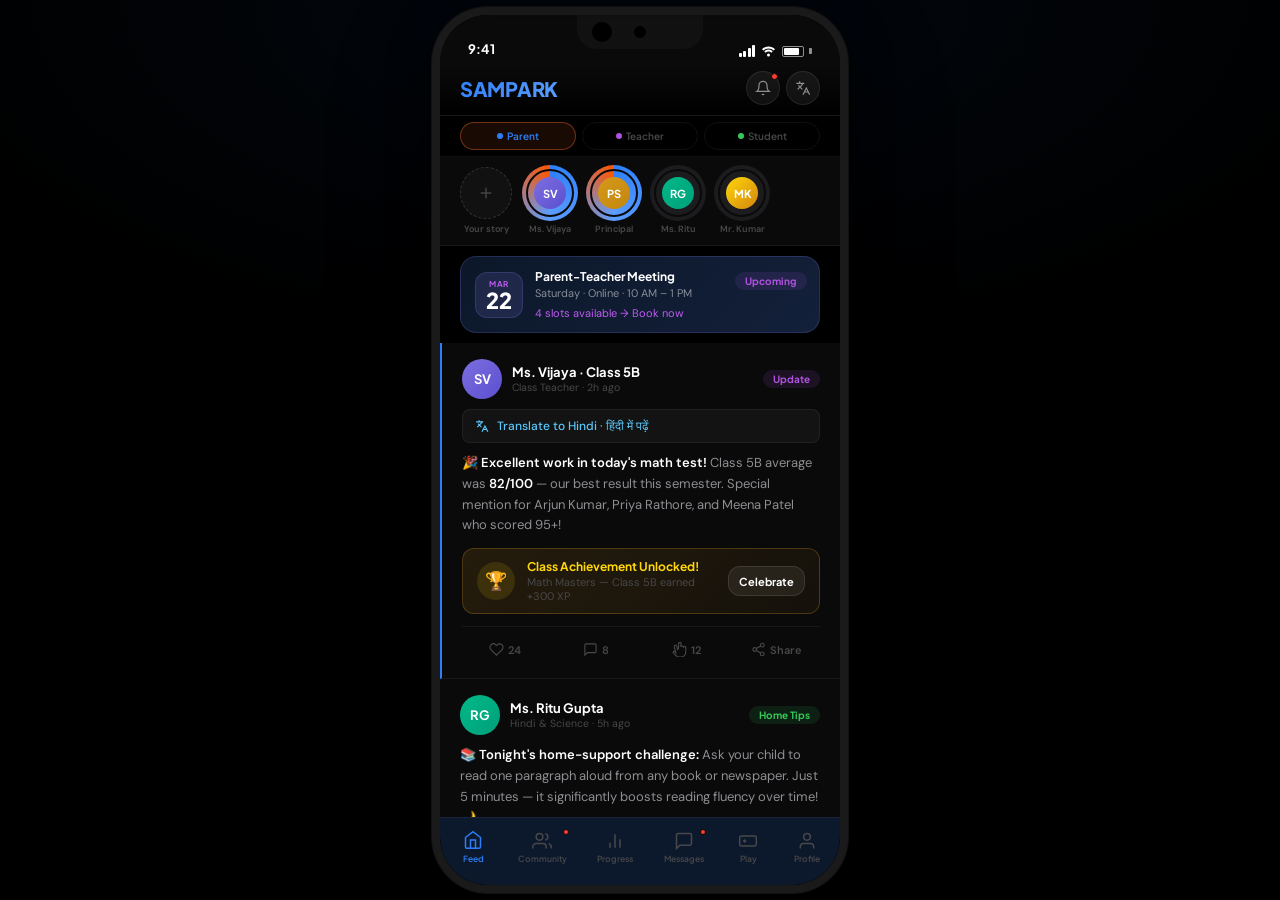
<file: sampark.html>
<!DOCTYPE html>
<html lang="en">
<head>
<meta charset="UTF-8">
<meta name="viewport" content="width=device-width, initial-scale=1.0">
<title>SAMPARK — School Social Network</title>
<link href="https://fonts.googleapis.com/css2?family=Plus+Jakarta+Sans:ital,wght@0,400;0,500;0,600;0,700;0,800&family=DM+Sans:wght@400;500;600&display=swap" rel="stylesheet">
<link rel="stylesheet" href="sampark.css">
</head>
<body>

<!-- TOAST -->
<div class="toast" id="toast">
  <div class="toasticon" id="ti">🏆</div>
  <div class="toasttx"><h5 id="tt">Achievement!</h5><p id="tm">Loading...</p></div>
</div>
<!-- CONFETTI -->
<div class="celebrate" id="celebrate"></div>
<!-- ACHIEVEMENT MODAL -->
<div class="achmodal" id="achModal" onclick="closeAch()">
  <div class="achbox" onclick="event.stopPropagation()">
    <div class="achglow" id="achemoji">🏆</div>
    <div class="chip cgd" style="margin-bottom:12px">Achievement Unlocked!</div>
    <h2 id="achtitle">Math Master</h2>
    <p id="achdesc">Scored 90%+ in 3 consecutive tests</p>
    <div class="achxp" id="achxp">+150 XP</div>
    <button class="btn bor" style="width:100%" onclick="closeAch()">Awesome! 🎉</button>
  </div>
</div>
<!-- STORY VIEWER -->
<div class="stviewer" id="storyViewer">
  <div class="stprogbar" id="stprogbar"></div>
  <div class="sthdr">
    <div class="av av32 avt" id="stav">SV</div>
    <div style="flex:1"><div style="font-family:var(--font);font-size:13px;font-weight:700;color:white" id="stauth">Ms. Vijaya</div><div style="font-size:11px;color:rgba(255,255,255,.5)" id="sttm">2h ago</div></div>
    <div class="stclose" onclick="closeStory()"><svg viewBox="0 0 24 24"><line x1="18" y1="6" x2="6" y2="18"/><line x1="6" y1="6" x2="18" y2="18"/></svg></div>
  </div>
  <div class="stcontent" id="stcont">📸</div>
  <div class="stcap"><h4 id="stcaph">Class Update</h4><p id="stcapp">Loading...</p></div>
</div>
<!-- CHAT SCREEN -->
<div class="chatscr" id="chatScr">
  <div class="chathdr">
    <button class="chatback" onclick="closeChat()"><svg viewBox="0 0 24 24"><polyline points="15 18 9 12 15 6"/></svg></button>
    <div class="av av40 avt" style="flex-shrink:0">SV</div>
    <div style="flex:1"><div style="font-family:var(--font);font-size:15px;font-weight:700;color:var(--tx)">Ms. Vijaya · Class 5B</div><div style="font-size:11px;color:var(--mn)">● Online now</div></div>
    <div class="hbtn" onclick="toast('📹','Video Call','Connecting to Google Meet...')"><svg viewBox="0 0 24 24"><polygon points="23 7 16 12 23 17 23 7"/><rect x="1" y="5" width="15" height="14" rx="2" ry="2"/></svg></div>
  </div>
  <div class="chatmsgs" id="chatmsgs">
    <div style="text-align:center;font-size:11px;color:var(--tx3);padding:8px 0">Today</div>
    <div class="mbbl min">Arjun did wonderfully in today's math test! 🌟 He scored 96/100. You should be very proud!<div class="mtmin">10:23 AM</div></div>
    <div class="mbbl min" style="align-self:flex-start">
      <div class="voicemsg">
        <button class="vplay" onclick="playVoice(this)"><svg viewBox="0 0 24 24"><polygon points="5 3 19 12 5 21 5 3"/></svg></button>
        <div class="vwv" id="vwv"></div>
        <span style="font-size:10px;color:var(--tx3)">0:12</span>
      </div>
      <div class="mtmin">10:24 AM</div>
    </div>
    <div class="mbbl mout">Thank you so much! We've been practicing every evening. Can I schedule a meeting to discuss his overall progress? 🙏<div class="mtm">10:31 AM ✓✓</div></div>
    <div class="mbbl min">Absolutely! I have slots on Saturday morning. Use the scheduler to book a time. 📅<div class="mtmin">10:35 AM</div></div>
  </div>
  <div class="chatinput">
    <div class="hbtn" onclick="toast('🎤','Voice Note','Hold to record in Hindi')"><svg viewBox="0 0 24 24"><path d="M12 1a3 3 0 0 0-3 3v8a3 3 0 0 0 6 0V4a3 3 0 0 0-3-3z"/><path d="M19 10v2a7 7 0 0 1-14 0v-2"/><line x1="12" y1="19" x2="12" y2="23"/><line x1="8" y1="23" x2="16" y2="23"/></svg></div>
    <input type="text" placeholder="Type a message..." id="ci" onkeydown="if(event.key==='Enter')sendMsg()"/>
    <button class="chatsend" onclick="sendMsg()"><svg viewBox="0 0 24 24"><line x1="22" y1="2" x2="11" y2="13"/><polygon points="22 2 15 22 11 13 2 9 22 2"/></svg></button>
  </div>
</div>
<!-- NOTIF PANEL -->
<div class="notifpanel" id="notifPanel">
  <div class="notifhdr"><h3>Notifications</h3><div class="hbtn" onclick="closeNotif()"><svg viewBox="0 0 24 24"><line x1="18" y1="6" x2="6" y2="18"/><line x1="6" y1="6" x2="18" y2="18"/></svg></div></div>
  <div class="notifitem unrd" onclick="closeNotif();badge('🏆','Math Master','Scored 95/100 — excellent!','+150 XP')"><div class="notiftico" style="background:var(--gdl)">🏆</div><div class="notifbdy"><h5>Badge Unlocked — Math Master!</h5><p>Arjun earned the Math Master badge</p><time>2 minutes ago</time></div></div>
  <div class="notifitem unrd" onclick="closeNotif();openChat()"><div class="notiftico" style="background:var(--pul)">💬</div><div class="notifbdy"><h5>Message from Ms. Vijaya</h5><p>Arjun did wonderfully today! 🌟</p><time>2 hours ago</time></div></div>
  <div class="notifitem unrd" onclick="closeNotif();switchTab('comm')"><div class="notiftico" style="background:var(--rdl)">📢</div><div class="notifbdy"><h5>School Announcement</h5><p>Early dismissal this Friday at 1 PM</p><time>3 hours ago</time></div></div>
  <div class="notifitem" onclick="closeNotif()"><div class="notiftico" style="background:var(--mnl)">🗓️</div><div class="notifbdy"><h5>Meeting Reminder</h5><p>PTM tomorrow at 10 AM — video call ready</p><time>Yesterday</time></div></div>
  <div class="notifitem" onclick="closeNotif()"><div class="notiftico" style="background:var(--gdl)">🔥</div><div class="notifbdy"><h5>7-Day Streak!</h5><p>You've been active 7 days in a row +50 XP</p><time>2 days ago</time></div></div>
</div>

<!-- DEVICE -->
<div class="device">
  <div class="status">
    <span class="st">9:41</span>
    <div style="display:flex;gap:6px;align-items:center">
      <div class="sig"><span></span><span></span><span></span><span></span></div>
      <svg width="15" height="11" viewBox="0 0 15 11" fill="var(--tx)"><path d="M7.5 2.5C9.5 2.5 11.3 3.3 12.6 4.6L14 3.2C12.3 1.5 10 .5 7.5.5S2.7 1.5 1 3.2L2.4 4.6C3.7 3.3 5.5 2.5 7.5 2.5z"/><path d="M7.5 5.5c1.1 0 2.1.45 2.83 1.17L11.74 5.2A5.49 5.49 0 0 0 7.5 3.5 5.49 5.49 0 0 0 3.26 5.2L4.67 6.67A3.97 3.97 0 0 1 7.5 5.5z"/><circle cx="7.5" cy="9" r="1.5"/></svg>
      <div class="bat"><div class="bat-body"><div class="bat-fill"></div></div><div class="bat-tip"></div></div>
    </div>
  </div>
  <div class="app-hdr">
    <span class="logo">SAMPARK</span>
    <div class="hdr-r">
      <div class="hbtn" onclick="openNotif()" style="position:relative">
        <svg viewBox="0 0 24 24"><path d="M18 8A6 6 0 0 0 6 8c0 7-3 9-3 9h18s-3-2-3-9"/><path d="M13.73 21a2 2 0 0 1-3.46 0"/></svg>
        <span class="nbadge"></span>
      </div>
      <div class="hbtn" onclick="toast('🌐','Translate','Content will appear in Hindi')">
        <svg viewBox="0 0 24 24"><path d="M5 8l6 6M4 14l6-6 2-3"/><path d="M2 5h12M7 2v3"/><path d="M22 22l-5-10-5 10M14 18h6"/></svg>
      </div>
    </div>
  </div>
  <div class="role-bar">
    <div class="rp ap" id="rp-parent" onclick="setRole('parent')"><div class="rp-dot" style="background:var(--or)"></div>Parent</div>
    <div class="rp" id="rp-teacher" onclick="setRole('teacher')"><div class="rp-dot" style="background:var(--pu)"></div>Teacher</div>
    <div class="rp" id="rp-student" onclick="setRole('student')"><div class="rp-dot" style="background:var(--mn)"></div>Student</div>
  </div>
  <div class="screens">
    <!-- ═══ FEED ═══ -->
    <div class="scr active" id="s-feed">
      <div class="stbar">
        <div class="stit"><div class="stadd" onclick="toast('📷','Add Story','Camera opening...')"><svg viewBox="0 0 24 24"><line x1="12" y1="5" x2="12" y2="19"/><line x1="5" y1="12" x2="19" y2="12"/></svg></div><span class="stnm">Your story</span></div>
        <div class="stit" onclick="openStory('SV','Ms. Vijaya','2h ago','📸','Class 5B Math Results 🎉','Class average 82/100 — our best this semester!')"><div class="string live"><div class="stinner"><div class="av av32 avt">SV</div></div></div><span class="stnm">Ms. Vijaya</span></div>
        <div class="stit" onclick="openStory('PS','Principal','5h ago','🏫','Important Notice 📢','School closes 1 PM Friday for Sports Day prep!')"><div class="string live"><div class="stinner"><div class="av av32 ava">PS</div></div></div><span class="stnm">Principal</span></div>
        <div class="stit" onclick="openStory('RG','Ms. Ritu','1d ago','📚','Home Reading Tip 📖','5 mins read-aloud nightly boosts fluency by 40%')"><div class="string seen"><div class="stinner"><div class="av av32 avs">RG</div></div></div><span class="stnm">Ms. Ritu</span></div>
        <div class="stit" onclick="openStory('MK','Mr. Kumar','2d ago','🔬','Science Project 🧪','Submissions due this Friday — great work class!')"><div class="string seen"><div class="stinner"><div class="av av32 avt" style="background:linear-gradient(135deg,var(--gd),#D4860E)">MK</div></div></div><span class="stnm">Mr. Kumar</span></div>
      </div>
      <div class="evbanner" onclick="switchTab('msgs')">
        <div class="evdt"><div class="evm">Mar</div><div class="evd">22</div></div>
        <div class="evinf"><h4>Parent-Teacher Meeting</h4><p>Saturday · Online · 10 AM – 1 PM</p><p style="margin-top:6px;font-size:11px;color:var(--pu2)">4 slots available → Book now</p></div>
        <div class="evp"><span class="chip cpu">Upcoming</span></div>
      </div>
      <div id="tc" style="display:none">
        <div style="margin:8px 20px;background:var(--s1);border:1px solid var(--br);border-radius:var(--r16);padding:14px">
          <div style="display:flex;align-items:center;gap:10px;margin-bottom:10px">
            <div class="av av40 avt">SV</div>
            <div style="flex:1;background:var(--s2);border-radius:var(--r99);height:36px;display:flex;align-items:center;padding:0 14px;cursor:text;color:var(--tx3);font-size:13px" onclick="toast('✏️','Post Composer','Opening editor...')">What's happening in class today?</div>
          </div>
          <div style="display:flex;gap:8px">
            <button class="btn bgh" style="height:34px;padding:0 12px;font-size:12px;flex:1" onclick="toast('📸','Camera','Opening...')">📸 Photo</button>
            <button class="btn bgh" style="height:34px;padding:0 12px;font-size:12px;flex:1" onclick="toast('🎤','Voice','Recording...')">🎤 Voice</button>
            <button class="btn bor" style="height:34px;padding:0 12px;font-size:12px;flex:1" onclick="toast('📢','Posted!','Update sent to 42 parents via app + WhatsApp')">Post Now</button>
          </div>
        </div>
      </div>
      <div class="post unread">
        <div class="phdr">
          <div class="av av40 avt">SV</div>
          <div class="pmeta"><div class="pname">Ms. Vijaya · Class 5B</div><div class="psub">Class Teacher · 2h ago</div></div>
          <span class="chip cpu">Update</span>
        </div>
        <div class="trbar" onclick="toast('🌐','Translated to Hindi','कक्षा 5बी का गणित परिणाम आ गया!')">
          <svg viewBox="0 0 24 24"><path d="M5 8l6 6M4 14l6-6 2-3"/><path d="M2 5h12M7 2v3"/><path d="M22 22l-5-10-5 10M14 18h6"/></svg>
          <span>Translate to Hindi · हिंदी में पढ़ें</span>
        </div>
        <div class="pbody">🎉 <strong>Excellent work in today's math test!</strong> Class 5B average was <strong>82/100</strong> — our best result this semester. Special mention for Arjun Kumar, Priya Rathore, and Meena Patel who scored 95+!</div>
        <div class="xpembed">
          <div class="xpei">🏆</div>
          <div class="xpet"><h5>Class Achievement Unlocked!</h5><p>Math Masters — Class 5B earned +300 XP</p></div>
          <button class="btn bgh" style="height:30px;padding:0 10px;font-size:11px;flex-shrink:0" onclick="badge('🏆','Math Master','Arjun scored 95/100!','+150 XP')">Celebrate</button>
        </div>
        <div class="pacts">
          <div class="abtn" id="lk1" onclick="like('lk1',24)"><svg viewBox="0 0 24 24"><path d="M20.84 4.61a5.5 5.5 0 0 0-7.78 0L12 5.67l-1.06-1.06a5.5 5.5 0 0 0-7.78 7.78l1.06 1.06L12 21.23l7.78-7.78 1.06-1.06a5.5 5.5 0 0 0 0-7.78z"/></svg><span>24</span></div>
          <div class="abtn" onclick="switchTab('comm')"><svg viewBox="0 0 24 24"><path d="M21 15a2 2 0 0 1-2 2H7l-4 4V5a2 2 0 0 1 2-2h14a2 2 0 0 1 2 2z"/></svg><span>8</span></div>
          <div class="abtn" id="cp1" onclick="clap('cp1',12)"><svg viewBox="0 0 24 24"><path d="M14.5 2.5c0-1.1-.9-2-2-2s-2 .9-2 2v7.5L9 12l-1.5-5.5c-.28-1.1-1.4-1.7-2.5-1.4s-1.7 1.4-1.4 2.5L6 17l-1.7-1.7a1.5 1.5 0 0 0-2.1 2.1L6 21.2A7.5 7.5 0 0 0 13.5 24h1a7.5 7.5 0 0 0 7.5-7.5V9a2 2 0 0 0-4 0v-1a2 2 0 0 0-4 0v-.5z"/></svg><span>12</span></div>
          <div class="abtn" onclick="toast('📤','Shared!','Sent to WhatsApp')"><svg viewBox="0 0 24 24"><circle cx="18" cy="5" r="3"/><circle cx="6" cy="12" r="3"/><circle cx="18" cy="19" r="3"/><line x1="8.59" y1="13.51" x2="15.42" y2="17.49"/><line x1="15.41" y1="6.51" x2="8.59" y2="10.49"/></svg><span>Share</span></div>
        </div>
      </div>
      <div class="post">
        <div class="phdr">
          <div class="av av40 avs">RG</div>
          <div class="pmeta"><div class="pname">Ms. Ritu Gupta</div><div class="psub">Hindi & Science · 5h ago</div></div>
          <span class="chip cmn">Home Tips</span>
        </div>
        <div class="pbody">📚 <strong>Tonight's home-support challenge:</strong> Ask your child to read one paragraph aloud from any book or newspaper. Just 5 minutes — it significantly boosts reading fluency over time! 🌙</div>
        <div class="tipcard">
          <h5><svg width="12" height="12" viewBox="0 0 24 24" fill="none" stroke="currentColor" stroke-width="2"><polyline points="20 6 9 17 4 12"/></svg>Quick Action for Tonight</h5>
          <p>5 mins read-aloud with your child before bedtime ✓</p>
        </div>
        <div class="pacts">
          <div class="abtn" id="lk2" onclick="like('lk2',18)"><svg viewBox="0 0 24 24"><path d="M20.84 4.61a5.5 5.5 0 0 0-7.78 0L12 5.67l-1.06-1.06a5.5 5.5 0 0 0-7.78 7.78l1.06 1.06L12 21.23l7.78-7.78 1.06-1.06a5.5 5.5 0 0 0 0-7.78z"/></svg><span>18</span></div>
          <div class="abtn" onclick="switchTab('comm')"><svg viewBox="0 0 24 24"><path d="M21 15a2 2 0 0 1-2 2H7l-4 4V5a2 2 0 0 1 2-2h14a2 2 0 0 1 2 2z"/></svg><span>3</span></div>
          <div class="abtn" onclick="toast('📤','Shared!','Sent to WhatsApp')"><svg viewBox="0 0 24 24"><circle cx="18" cy="5" r="3"/><circle cx="6" cy="12" r="3"/><circle cx="18" cy="19" r="3"/><line x1="8.59" y1="13.51" x2="15.42" y2="17.49"/><line x1="15.41" y1="6.51" x2="8.59" y2="10.49"/></svg><span>Share</span></div>
        </div>
      </div>
      <div class="post" style="margin-bottom:8px">
        <div class="phdr">
          <div class="av av40 ava">PS</div>
          <div class="pmeta"><div class="pname">Principal Singh</div><div class="psub">School Administration · 1d ago</div></div>
          <span class="chip crd">Alert</span>
        </div>
        <div class="pbody">⚠️ <strong>Important:</strong> School closes at <strong>1 PM on Friday, March 21</strong> for Annual Sports Day preparation. Please arrange early pickup. Thank you!</div>
        <div class="pacts">
          <div class="abtn" id="lk3" onclick="like('lk3',41)"><svg viewBox="0 0 24 24"><path d="M20.84 4.61a5.5 5.5 0 0 0-7.78 0L12 5.67l-1.06-1.06a5.5 5.5 0 0 0-7.78 7.78l1.06 1.06L12 21.23l7.78-7.78 1.06-1.06a5.5 5.5 0 0 0 0-7.78z"/></svg><span>41</span></div>
          <div class="abtn" onclick="switchTab('comm')"><svg viewBox="0 0 24 24"><path d="M21 15a2 2 0 0 1-2 2H7l-4 4V5a2 2 0 0 1 2-2h14a2 2 0 0 1 2 2z"/></svg><span>12</span></div>
          <div class="abtn" onclick="toast('📤','Shared!','Sent to WhatsApp')"><svg viewBox="0 0 24 24"><circle cx="18" cy="5" r="3"/><circle cx="6" cy="12" r="3"/><circle cx="18" cy="19" r="3"/><line x1="8.59" y1="13.51" x2="15.42" y2="17.49"/><line x1="15.41" y1="6.51" x2="8.59" y2="10.49"/></svg><span>Share</span></div>
        </div>
      </div>
    </div>
    <!-- ═══ COMMUNITY ═══ -->
    <div class="scr" id="s-comm">
      <!-- HERO HEADER WITH FILTERS -->
      <div class="comm-hero">
        <h2>School Life 🎓</h2>
        <p>Events, clubs, competitions &amp; more</p>
        <div class="cat-pills">
          <div class="cpill active" onclick="filterComm(this,'all')">All</div>
          <div class="cpill" onclick="filterComm(this,'events')">📅 Events</div>
          <div class="cpill" onclick="filterComm(this,'sports')">⚽ Sports</div>
          <div class="cpill" onclick="filterComm(this,'arts')">🎨 Arts</div>
          <div class="cpill" onclick="filterComm(this,'clubs')">🤝 Clubs</div>
          <div class="cpill" onclick="filterComm(this,'compete')">🏆 Compete</div>
        </div>
      </div>

      <!-- FEATURED EVENTS HORIZONTAL SCROLL -->
      <div class="sechdr"><h3>Upcoming Events</h3><a onclick="toast('📅','Calendar','Opening full school calendar')">View All</a></div>
      <div class="ev-scroll">

        <div class="evcard" onclick="rsvpEvent(this,'Drama Fest 2026')">
          <div class="evcard-img" style="background:linear-gradient(135deg,#4A1580,#8B7FF0)">🎭</div>
          <div class="evcard-body">
            <div class="evcard-tag" style="background:var(--pul);color:var(--pu2)">Arts</div>
            <div class="evcard-title">Drama Fest 2026</div>
            <div class="evcard-meta"><svg viewBox="0 0 24 24"><rect x="3" y="4" width="18" height="18" rx="2"/><line x1="16" y1="2" x2="16" y2="6"/><line x1="8" y1="2" x2="8" y2="6"/><line x1="3" y1="10" x2="21" y2="10"/></svg> Apr 23 · 4:00 PM · Audi</div>
            <div class="evcard-foot">
              <div class="ev-countdown">⏳ 2 days left</div>
              <button class="btn ev-rsvp bor">RSVP</button>
            </div>
          </div>
        </div>

        <div class="evcard" onclick="rsvpEvent(this,'Annual Dance Show')">
          <div class="evcard-img" style="background:linear-gradient(135deg,#C24B00,#F4692A)">💃</div>
          <div class="evcard-body">
            <div class="evcard-tag" style="background:var(--orl);color:var(--or2)">Dance</div>
            <div class="evcard-title">Annual Dance Show</div>
            <div class="evcard-meta"><svg viewBox="0 0 24 24"><rect x="3" y="4" width="18" height="18" rx="2"/><line x1="16" y1="2" x2="16" y2="6"/><line x1="8" y1="2" x2="8" y2="6"/><line x1="3" y1="10" x2="21" y2="10"/></svg> Apr 25 · 10 AM · Hall A</div>
            <div class="evcard-foot">
              <div class="ev-countdown">⏳ 4 days left</div>
              <button class="btn ev-rsvp bor">RSVP</button>
            </div>
          </div>
        </div>

        <div class="evcard" onclick="rsvpEvent(this,'Music Recital')">
          <div class="evcard-img" style="background:linear-gradient(135deg,#006645,#00C896)">🎵</div>
          <div class="evcard-body">
            <div class="evcard-tag" style="background:var(--mnl);color:var(--mn2)">Music</div>
            <div class="evcard-title">Classical Music Recital</div>
            <div class="evcard-meta"><svg viewBox="0 0 24 24"><rect x="3" y="4" width="18" height="18" rx="2"/><line x1="16" y1="2" x2="16" y2="6"/><line x1="8" y1="2" x2="8" y2="6"/><line x1="3" y1="10" x2="21" y2="10"/></svg> Apr 26 · 2 PM · Music Room</div>
            <div class="evcard-foot">
              <div class="ev-countdown">⏳ 5 days left</div>
              <button class="btn ev-rsvp bor">RSVP</button>
            </div>
          </div>
        </div>

        <div class="evcard" onclick="rsvpEvent(this,'Science Fair')">
          <div class="evcard-img" style="background:linear-gradient(135deg,#7A5800,#E8A020)">🔬</div>
          <div class="evcard-body">
            <div class="evcard-tag" style="background:var(--gdl);color:var(--gd)">Science</div>
            <div class="evcard-title">District Science Fair</div>
            <div class="evcard-meta"><svg viewBox="0 0 24 24"><rect x="3" y="4" width="18" height="18" rx="2"/><line x1="16" y1="2" x2="16" y2="6"/><line x1="8" y1="2" x2="8" y2="6"/><line x1="3" y1="10" x2="21" y2="10"/></svg> May 2 · 9 AM · Grounds</div>
            <div class="evcard-foot">
              <div class="ev-countdown">⏳ 11 days left</div>
              <button class="btn ev-rsvp bor">RSVP</button>
            </div>
          </div>
        </div>

        <div class="evcard" onclick="rsvpEvent(this,'Art Exhibition')">
          <div class="evcard-img" style="background:linear-gradient(135deg,#5B0096,#9C27B0)">🎨</div>
          <div class="evcard-body">
            <div class="evcard-tag" style="background:rgba(156,39,176,.2);color:#CE93D8">Arts</div>
            <div class="evcard-title">Annual Art Exhibition</div>
            <div class="evcard-meta"><svg viewBox="0 0 24 24"><rect x="3" y="4" width="18" height="18" rx="2"/><line x1="16" y1="2" x2="16" y2="6"/><line x1="8" y1="2" x2="8" y2="6"/><line x1="3" y1="10" x2="21" y2="10"/></svg> May 10 · 10 AM · Art Gallery</div>
            <div class="evcard-foot">
              <div class="ev-countdown">⏳ 19 days left</div>
              <button class="btn ev-rsvp bor">RSVP</button>
            </div>
          </div>
        </div>

      </div><!-- end ev-scroll -->

      <!-- COMPETITION BANNER -->
      <div class="slbl">Competitions</div>
      <div class="comp-banner" onclick="toast('🏆','Inter-School Debate','Registration form sent to your email!')">
        <div class="chip cpu" style="margin-bottom:8px">🏆 Open Registration</div>
        <h4>Inter-School Debate Championship</h4>
        <p>Topic: "AI in Education — Boon or Bane?" · Grades 6–10 eligible · April 28</p>
        <div class="comp-prizes">
          <div class="prize"><div class="prize-medal">🥇</div><div class="prize-amt">₹5,000</div><div class="prize-lbl">1st Prize</div></div>
          <div class="prize"><div class="prize-medal">🥈</div><div class="prize-amt">₹3,000</div><div class="prize-lbl">2nd Prize</div></div>
          <div class="prize"><div class="prize-medal">🥉</div><div class="prize-amt">₹1,500</div><div class="prize-lbl">3rd Prize</div></div>
        </div>
      </div>

      <div class="comp-banner" style="background:linear-gradient(135deg,rgba(240,74,94,.12),rgba(240,74,94,.05));border-color:rgba(240,74,94,.3)" onclick="toast('⚽','Football Tournament','Your team has been registered!')">
        <div class="chip crd" style="margin-bottom:8px">⚽ Sports</div>
        <h4>Inter-School Football Tournament</h4>
        <p>5 schools competing · April 28, 9 AM · School Grounds</p>
        <div class="comp-prizes">
          <div class="prize"><div class="prize-medal">🏆</div><div class="prize-amt">Trophy</div><div class="prize-lbl">Winners</div></div>
          <div class="prize"><div class="prize-medal">🎖️</div><div class="prize-amt">Medals</div><div class="prize-lbl">Runners Up</div></div>
          <div class="prize"><div class="prize-medal">🎽</div><div class="prize-amt">Jerseys</div><div class="prize-lbl">Best Player</div></div>
        </div>
      </div>

      <!-- CLUBS GRID -->
      <div class="slbl">Clubs &amp; Extracurriculars</div>
      <div class="club-grid">
        <div class="clubcard" onclick="joinClub(this,'🎭 Drama Club')"><div class="club-emoji">🎭</div><div class="club-name">Drama Club</div><div class="club-members">24 members</div><div class="club-tag" style="background:var(--pul);color:var(--pu)">Arts</div></div>
        <div class="clubcard" onclick="joinClub(this,'💃 Dance Troupe')"><div class="club-emoji">💃</div><div class="club-name">Dance Troupe</div><div class="club-members">18 members</div><div class="club-tag" style="background:var(--orl);color:var(--or)">Dance</div></div>
        <div class="clubcard" onclick="joinClub(this,'🎵 Music Band')"><div class="club-emoji">🎵</div><div class="club-name">Music Band</div><div class="club-members">12 members</div><div class="club-tag" style="background:var(--mnl);color:var(--mn)">Music</div></div>
        <div class="clubcard" onclick="joinClub(this,'🔬 Science Club')"><div class="club-emoji">🔬</div><div class="club-name">Science Club</div><div class="club-members">31 members</div><div class="club-tag" style="background:var(--gdl);color:var(--gd)">STEM</div></div>
        <div class="clubcard" onclick="joinClub(this,'📚 Book Club')"><div class="club-emoji">📚</div><div class="club-name">Book Club</div><div class="club-members">20 members</div><div class="club-tag" style="background:var(--bll);color:var(--bl)">Literary</div></div>
        <div class="clubcard" onclick="joinClub(this,'⚽ Football Team')"><div class="club-emoji">⚽</div><div class="club-name">Football Team</div><div class="club-members">22 members</div><div class="club-tag" style="background:var(--rdl);color:var(--rd)">Sports</div></div>
        <div class="clubcard" onclick="joinClub(this,'🎨 Art Club')"><div class="club-emoji">🎨</div><div class="club-name">Art Club</div><div class="club-members">16 members</div><div class="club-tag" style="background:rgba(156,39,176,.15);color:#CE93D8">Creative</div></div>
        <div class="clubcard" onclick="joinClub(this,'🌿 Eco Warriors')"><div class="club-emoji">🌿</div><div class="club-name">Eco Warriors</div><div class="club-members">28 members</div><div class="club-tag" style="background:var(--mnl);color:var(--mn)">Green</div></div>
        <div class="clubcard" onclick="joinClub(this,'💻 Coding Club')"><div class="club-emoji">💻</div><div class="club-name">Coding Club</div><div class="club-members">19 members</div><div class="club-tag" style="background:var(--bll);color:var(--bl)">Tech</div></div>
        <div class="clubcard" onclick="joinClub(this,'🏸 Badminton')"><div class="club-emoji">🏸</div><div class="club-name">Badminton</div><div class="club-members">14 members</div><div class="club-tag" style="background:var(--rdl);color:var(--rd)">Sports</div></div>
      </div>

      <!-- SCHOOL NOTICES -->
      <div class="slbl">School Notices</div>
      <div style="background:var(--s1);border-top:1px solid var(--br);border-bottom:1px solid var(--br);margin-bottom:4px">
        <div class="notice-item" onclick="toast('📢','Announcement','Early dismissal confirmed — please arrange pickup by 1 PM')">
          <div class="notice-dot" style="background:var(--rdl)">📢</div>
          <div class="notice-tx"><h5>Early Dismissal — Friday</h5><p>School closes at 1 PM for Sports Day prep.</p><time>Today</time></div>
        </div>
        <div class="notice-item" onclick="toast('💉','Health Camp','Free dental check-up for all students tomorrow')">
          <div class="notice-dot" style="background:var(--mnl)">💊</div>
          <div class="notice-tx"><h5>Free Health Camp</h5><p>Dental & vision check-up for all students this Thursday.</p><time>2h ago</time></div>
        </div>
        <div class="notice-item" onclick="toast('📖','Exam Schedule','Time table has been emailed to all parents')">
          <div class="notice-dot" style="background:var(--bll)">📋</div>
          <div class="notice-tx"><h5>Unit Test Schedule Released</h5><p>Unit Test 3 from May 15–20. Preparation starts now!</p><time>Yesterday</time></div>
        </div>
        <div class="notice-item" onclick="toast('🍱','Canteen','New healthy menu available from Monday')">
          <div class="notice-dot" style="background:var(--gdl)">🍱</div>
          <div class="notice-tx"><h5>New Canteen Menu</h5><p>Healthy, FSSAI-approved meals from May 1. Check the menu board.</p><time>2 days ago</time></div>
        </div>
      </div>

      <!-- POLL -->
      <div class="pollcard">
        <div class="pollhdr"><div class="av av32 avt"></div><h4>📊 Best time for Parent-Teacher Meeting?</h4></div>
        <div class="pollopt" onclick="votePoll(this,'48%','linear-gradient(90deg,var(--or),var(--or2))')"><div class="polloi"><span class="pollol">Saturday morning (10–12 AM)</span><span class="pollop">48%</span></div><div class="pollbg"><div class="pollbf" style="width:48%;background:linear-gradient(90deg,var(--or),var(--or2))"></div></div></div>
        <div class="pollopt" onclick="votePoll(this,'37%','linear-gradient(90deg,var(--pu),var(--pu2))')"><div class="polloi"><span class="pollol">Weekday evening (6–8 PM)</span><span class="pollop" style="color:var(--pu)">37%</span></div><div class="pollbg"><div class="pollbf" style="width:37%;background:linear-gradient(90deg,var(--pu),var(--pu2))"></div></div></div>
        <div class="pollopt" onclick="votePoll(this,'15%','var(--s3)')"><div class="polloi"><span class="pollol">Sunday afternoon (2–4 PM)</span><span class="pollop" style="color:var(--tx3)">15%</span></div><div class="pollbg"><div class="pollbf" style="width:15%;background:var(--s3)"></div></div></div>
        <div class="pollft"><span class="pollvt">124 parents voted · 3 days left</span><span class="chip cbl">Live</span></div>
      </div>

      <!-- CHANNELS -->
      <div class="slbl">Channels</div>
      <div class="chanlist">
        <div class="chanrow" onclick="openChat()"><div class="chanic" style="background:var(--rdl)">📢</div><div class="chantx"><div class="channm">School Announcements</div><div class="chanpv">Principal: Early dismissal this Friday at 1 PM</div></div><div class="chanmt"><div class="chantm">1d</div><div class="udot"></div></div></div>
        <div class="chanrow" onclick="openChat()"><div class="chanic" style="background:var(--pul)">📚</div><div class="chantx"><div class="channm">Class 5B Parents</div><div class="chanpv">Ms. Vijaya: Math results are out! 🎉</div></div><div class="chanmt"><div class="chantm">2h</div><div class="udot"></div></div></div>
        <div class="chanrow" onclick="openChat()"><div class="chanic" style="background:var(--gdl)">🏃</div><div class="chantx"><div class="channm">Sports Day Planning</div><div class="chanpv">Mr. Kumar: Event list confirmed ✓</div></div><div class="chanmt"><div class="chantm">3h</div></div></div>
        <div class="chanrow" onclick="openChat()"><div class="chanic" style="background:var(--mnl)">🏠</div><div class="chantx"><div class="channm">Home Learning Tips</div><div class="chanpv">Ms. Ritu: Try tonight's read-aloud!</div></div><div class="chanmt"><div class="chantm">5h</div></div></div>
        <div class="chanrow" onclick="openChat()"><div class="chanic" style="background:var(--bll)">💻</div><div class="chantx"><div class="channm">Coding Club</div><div class="chanpv">Workshop on Scratch this Saturday!</div></div><div class="chanmt"><div class="chantm">1h</div><div class="udot"></div></div></div>
      </div>

      <!-- WHATSAPP SYNC -->
      <div class="wasync" style="margin-top:12px">
        <svg viewBox="0 0 24 24" xmlns="http://www.w3.org/2000/svg" fill="#25D366" style="width:20px;height:20px;flex-shrink:0"><path d="M17.472 14.382c-.297-.149-1.758-.867-2.03-.967-.273-.099-.471-.148-.67.15-.197.297-.767.966-.94 1.164-.173.199-.347.223-.644.075-.297-.15-1.255-.463-2.39-1.475-.883-.788-1.48-1.761-1.653-2.059-.173-.297-.018-.458.13-.606.134-.133.298-.347.446-.52.149-.174.198-.298.298-.497.099-.198.05-.371-.025-.52-.075-.149-.669-1.612-.916-2.207-.242-.579-.487-.5-.669-.51-.173-.008-.371-.01-.57-.01-.198 0-.52.074-.792.372-.272.297-1.04 1.016-1.04 2.479 0 1.462 1.065 2.875 1.213 3.074.149.198 2.096 3.2 5.077 4.487.709.306 1.262.489 1.694.625.712.227 1.36.195 1.871.118.571-.085 1.758-.719 2.006-1.413.248-.694.248-1.289.173-1.413-.074-.124-.272-.198-.57-.347m-5.421 7.403h-.004a9.87 9.87 0 01-5.031-1.378l-.361-.214-3.741.982.998-3.648-.235-.374a9.86 9.86 0 01-1.51-5.26c.001-5.45 4.436-9.884 9.888-9.884 2.64 0 5.122 1.03 6.988 2.898a9.825 9.825 0 012.893 6.994c-.003 5.45-4.437 9.884-9.885 9.884m8.413-18.297A11.815 11.815 0 0012.05 0C5.495 0 .16 5.335.157 11.892c0 2.096.547 4.142 1.588 5.945L.057 24l6.305-1.654a11.882 11.882 0 005.683 1.448h.005c6.554 0 11.89-5.335 11.893-11.893a11.821 11.821 0 00-3.48-8.413z"/></svg>
        <div><h5>WhatsApp Sync Active</h5><p>Alerts mirrored to +91 98765 43210</p></div>
        <div class="tgl on" onclick="this.classList.toggle('on');toast('💬','WhatsApp Sync',this.classList.contains('on')?'Enabled':'Paused')"><div class="tglth"></div></div>
      </div>

      <div id="tbc" style="display:none;margin:12px 20px 20px">
        <div class="dashcard" style="margin:0">
          <h4>📡 Broadcast to All Class 5B Parents</h4>
          <div style="display:grid;grid-template-columns:1fr 1fr;gap:8px">
            <button class="btn bgh" style="height:36px;font-size:12px" onclick="toast('📤','Broadcast Sent','42 parents notified via app + WhatsApp')">📢 Announce</button>
            <button class="btn bgh" style="height:36px;font-size:12px" onclick="toast('📊','Poll Created','Live poll sent to parents')">📊 Create Poll</button>
            <button class="btn bgh" style="height:36px;font-size:12px" onclick="badge('🏅','Class Badge','Awarding class achievement','+100 XP')">🏅 Award XP</button>
            <button class="btn bor" style="height:36px;font-size:12px" onclick="switchTab('msgs')">🗓️ Schedule PTM</button>
          </div>
        </div>
      </div>
      <div style="height:16px"></div>
    </div>
    <!-- ═══ PROGRESS ═══ -->
    <!-- ═══ PROGRESS ═══ -->
    <div class="scr" id="s-prog">
      <div class="proghero">
        <div class="phTop">
          <div class="lvring">
            <svg viewBox="0 0 72 72"><circle class="lvbg" cx="36" cy="36" r="32"/><circle class="lvfill" id="lvfill" cx="36" cy="36" r="32" stroke="url(#xpg)" stroke-dashoffset="60"/><defs><linearGradient id="xpg" x1="0%" y1="0%" x2="100%" y2="0%"><stop offset="0%" stop-color="#F4692A"/><stop offset="100%" stop-color="#FF8C52"/></linearGradient></defs></svg>
            <div class="lvinner"><span class="lvnum">7</span><span class="lvlbl">LVL</span></div>
          </div>
          <div class="phInfo">
            <h3>Star Student ⭐</h3>
            <p>Arjun Kumar · Class 5B</p>
            <div class="xpbar"><div class="xpfill" id="xpfill"></div></div>
            <div class="xprow"><span>1,240 XP</span><span>Next: 1,500 XP</span></div>
          </div>
        </div>
        <div class="statstrip">
          <div class="statit"><div class="statv" style="color:var(--or)">82%</div><div class="statl">Avg Score</div></div>
          <div class="statit"><div class="statv" style="color:var(--mn)">94%</div><div class="statl">Attendance</div></div>
          <div class="statit"><div class="statv" style="color:var(--pu)">12</div><div class="statl">Badges</div></div>
          <div class="statit"><div class="statv" style="color:var(--gd)">7🔥</div><div class="statl">Streak</div></div>
        </div>
      </div>
      <div class="strkcard">
        <div class="strkflame">🔥</div>
        <div class="strkinf" style="flex:1"><h4>7-Day Streak!</h4><p>Reach 14 days for a bonus badge</p>
          <div class="strkdays">
            <div class="strkd done">M</div><div class="strkd done">T</div><div class="strkd done">W</div><div class="strkd done">T</div>
            <div class="strkd done">F</div><div class="strkd done">S</div><div class="strkd today">S</div>
            <div class="strkd miss">M</div><div class="strkd miss">T</div>
          </div>
        </div>
        <span class="chip cor">+50 XP</span>
      </div>
      <div class="chartcard">
        <div class="charthdr"><h4>Performance · Last 7 Tests</h4><span class="chip cmn">↑ Improving</span></div>
        <div class="minichart" id="mchart"></div>
      </div>
      <div class="sechdr"><h3>Badges Earned</h3><a onclick="toast('🏅','All Badges','Showing full achievement history')">See all</a></div>
      <div class="badgegrid">
        <div class="badgecard earned" onclick="badge('🏆','Math Master','Scored 90%+ three times in a row','+200 XP')"><div class="badgeico" style="background:var(--gdl)">🏆</div><div class="badgenm">Math Master</div><div class="badgexp">+200 XP</div></div>
        <div class="badgecard earned" onclick="badge('📚','Bookworm','Read aloud 10 nights in a row','+100 XP')"><div class="badgeico" style="background:var(--bll)">📚</div><div class="badgenm">Bookworm</div><div class="badgexp">+100 XP</div></div>
        <div class="badgecard earned" onclick="badge('⭐','Star Week','Top of class for a full week','+150 XP')"><div class="badgeico" style="background:var(--pul)">⭐</div><div class="badgenm">Star Week</div><div class="badgexp">+150 XP</div></div>
        <div class="badgecard earned" onclick="badge('🎯','On Target','Hit all homework goals this month','+80 XP')"><div class="badgeico" style="background:var(--mnl)">🎯</div><div class="badgenm">On Target</div><div class="badgexp">+80 XP</div></div>
        <div class="badgecard locked" onclick="toast('🔒','Locked','Score 100/100 to unlock Perfect Score')"><div class="badgeico" style="background:var(--s2)">🔒</div><div class="badgenm">Perfect Score</div><div class="badgexp" style="color:var(--tx3)">Locked</div></div>
        <div class="badgecard locked" onclick="toast('🔒','Locked','Attend every class for 30 days')"><div class="badgeico" style="background:var(--s2)">🔒</div><div class="badgenm">100% Attend</div><div class="badgexp" style="color:var(--tx3)">Locked</div></div>
      </div>
      <div class="sechdr"><h3>Class Leaderboard · 5B</h3><a onclick="toast('🏆','Full Board','Showing all 42 students')">Full Board</a></div>
      <div class="lbcard">
        <div class="lbhdr"><h4>Top Students This Month</h4><span class="chip cgd">Live</span></div>
        <div class="lbrow"><div class="lbrank" style="font-size:18px">🥇</div><div class="av av32 ava">PR</div><div class="lbname"><div>Priya Rathore</div><div>3 badges this month</div></div><div class="lbxp">1,580 XP</div></div>
        <div class="lbrow me"><div class="lbrank" style="color:var(--or)">→2</div><div class="av av32 avp">AK</div><div class="lbname"><div style="color:var(--or)">Arjun Kumar (You)</div><div>Math Master unlocked!</div></div><div class="lbxp">1,240 XP</div></div>
        <div class="lbrow"><div class="lbrank" style="font-size:18px">🥈</div><div class="av av32 avs">MP</div><div class="lbname"><div>Meena Patel</div><div>Perfect attendance</div></div><div class="lbxp">1,120 XP</div></div>
        <div class="lbrow"><div class="lbrank" style="font-size:18px">🥉</div><div class="av av32 avt" style="background:linear-gradient(135deg,#BA7517,#D4A020)">RS</div><div class="lbname"><div>Rahul Sharma</div><div>On a 5-day streak</div></div><div class="lbxp">980 XP</div></div>
        <div class="lbrow"><div class="lbrank" style="color:var(--tx3)">5</div><div class="av av32" style="background:var(--s3)">NV</div><div class="lbname"><div>Neha Verma</div><div>2 badges earned</div></div><div class="lbxp" style="color:var(--tx3)">820 XP</div></div>
      </div>
      <div id="ta" style="display:none">
        <div class="sechdr"><h3>Parent Engagement Analytics</h3><a onclick="toast('📊','CSV Export','Downloading engagement_report.csv')">Export CSV</a></div>
        <div class="dashcard">
          <h4>📊 Class 5B — Weekly Engagement</h4>
          <div class="engrow"><span class="engnm">Suneeta K. (Parent)</span><div class="engbar"><div class="engfill" style="width:92%"></div></div><span class="engpct">92%</span></div>
          <div class="engrow"><span class="engnm">Rajesh P. (Parent)</span><div class="engbar"><div class="engfill" style="width:78%"></div></div><span class="engpct">78%</span></div>
          <div class="engrow"><span class="engnm">Deepa M. (Parent)</span><div class="engbar"><div class="engfill" style="width:64%"></div></div><span class="engpct">64%</span></div>
          <div class="engrow"><span class="engnm">Santosh R. (Parent)</span><div class="engbar"><div class="engfill" style="width:31%;background:var(--rd)"></div></div><span class="engpct" style="color:var(--rd)">31%</span></div>
          <div class="engrow"><span class="engnm">Kavita S. (Parent)</span><div class="engbar"><div class="engfill" style="width:18%;background:var(--rd)"></div></div><span class="engpct" style="color:var(--rd)">18%</span></div>
          <button class="btn bgh" style="width:100%;margin-top:10px;height:36px;font-size:12px" onclick="toast('💬','Reminder Sent','Nudge sent to low-engagement parents via WhatsApp')">Send Reminder to Inactive Parents</button>
        </div>
      </div>
      <div style="height:20px"></div>
    </div>
    <!-- ═══ MESSAGES ═══ -->
    <div class="scr" id="s-msgs">
      <div class="meetcta" style="margin-top:12px">
        <div class="meetctaico">📅</div>
        <div class="meetctatx"><h4>Book a Video Meeting</h4><p>Ms. Vijaya has 4 slots this week</p></div>
        <button class="btn bor" style="height:34px;padding:0 12px;font-size:12px;flex-shrink:0" onclick="document.getElementById('sched').scrollIntoView({behavior:'smooth'})">Book →</button>
      </div>
      <div class="vnui">
        <button class="vnbtn" onclick="toast('🎤','Voice Note','Hold to record a message in Hindi')"><svg viewBox="0 0 24 24"><path d="M12 1a3 3 0 0 0-3 3v8a3 3 0 0 0 6 0V4a3 3 0 0 0-3-3z"/><path d="M19 10v2a7 7 0 0 1-14 0v-2"/><line x1="12" y1="19" x2="12" y2="23"/><line x1="8" y1="23" x2="16" y2="23"/></svg></button>
        <div class="vnwave" id="vnw"></div>
        <span style="font-size:11px;color:var(--tx3)">Voice note in Hindi · हिंदी</span>
      </div>
      <div class="slbl">Direct Messages</div>
      <div class="dmrow" onclick="openChat()">
        <div class="av av40 avt">SV</div>
        <div class="dminf"><div class="dmnm">Ms. Vijaya · Class 5B</div><div class="dmpv unrd">Arjun did wonderfully today! 🌟</div></div>
        <div class="dmmeta"><div class="dmtm" style="color:var(--or);font-weight:700">2h</div><div class="dmcnt">2</div></div>
      </div>
      <div class="dmrow" onclick="openChat()">
        <div class="av av40 avs">RG</div>
        <div class="dminf"><div class="dmnm">Ms. Ritu · Hindi</div><div class="dmpv">Thanks! We'll work on it at home ✓</div></div>
        <div class="dmmeta"><div class="dmtm">Mon</div></div>
      </div>
      <div class="dmrow" onclick="openChat()">
        <div class="av av40 avt" style="background:linear-gradient(135deg,var(--gd),#D4860E)">MK</div>
        <div class="dminf"><div class="dmnm">Mr. Kumar · Science</div><div class="dmpv">Project submission → Friday</div></div>
        <div class="dmmeta"><div class="dmtm">Sun</div></div>
      </div>
      <div id="sched">
        <div class="sechdr"><h3>Schedule a Meeting</h3><span class="chip cmn">4 slots open</span></div>
        <div class="scheduler">
          <div class="calstrip">
            <div class="calday" onclick="selDay(this)"><div class="caldd">17</div><div class="calwd">MON</div></div>
            <div class="calday" onclick="selDay(this)"><div class="caldd">18</div><div class="calwd">TUE</div></div>
            <div class="calday" onclick="selDay(this)"><div class="caldd">19</div><div class="calwd">WED</div></div>
            <div class="calday sel" onclick="selDay(this)"><div class="caldd">20</div><div class="calwd">THU</div></div>
            <div class="calday" onclick="selDay(this)"><div class="caldd">21</div><div class="calwd">FRI</div></div>
            <div class="calday" onclick="selDay(this)"><div class="caldd">22</div><div class="calwd">SAT</div></div>
            <div class="calday" onclick="selDay(this)"><div class="caldd">23</div><div class="calwd">SUN</div></div>
          </div>
          <div class="timeslots">
            <div class="tslot taken"><div class="tst">9:00 AM</div><div class="tss" style="color:var(--rd)">Booked</div></div>
            <div class="tslot avail" onclick="selSlot(this,'10:00 AM')"><div class="tst">10:00 AM</div><div class="tss" style="color:var(--mn)">Available</div></div>
            <div class="tslot avail" onclick="selSlot(this,'11:00 AM')"><div class="tst">11:00 AM</div><div class="tss" style="color:var(--mn)">Available</div></div>
            <div class="tslot taken"><div class="tst">12:00 PM</div><div class="tss" style="color:var(--rd)">Booked</div></div>
            <div class="tslot avail" onclick="selSlot(this,'6:00 PM')"><div class="tst">6:00 PM</div><div class="tss" style="color:var(--mn)">Available</div></div>
            <div class="tslot avail" onclick="selSlot(this,'7:30 PM')"><div class="tst">7:30 PM</div><div class="tss" style="color:var(--mn)">Available</div></div>
          </div>
          <button class="btn bor" style="width:100%;margin-top:14px" onclick="toast('📅','Meeting Confirmed!','Video call link sent to WhatsApp and app 📹')">Confirm & Get Video Link 📹</button>
        </div>
      </div>
      <!-- Teacher slots -->
      <div id="tsl" style="display:none">
        <div class="sechdr"><h3>My Available Slots</h3><a onclick="toast('➕','Add Slots','Opening slot manager...')">+ Add Slots</a></div>
        <div class="slotcard" style="margin:0 20px 16px">
          <div class="slotrow"><div class="slottm">Thu 10 AM</div><div class="slotnm">Suneeta K. (Arjun)</div><span class="slotbkd">Booked</span></div>
          <div class="slotrow"><div class="slottm">Fri 11 AM</div><div class="slotnm">Rajesh P. (Priya)</div><span class="slotbkd">Booked</span></div>
          <div class="slotrow"><div class="slottm">Sat 10 AM</div><div class="slotnm">— Open —</div><span class="slotopn" onclick="toast('📅','Slot Opened','Parents can now book this slot')">Open</span></div>
          <div class="slotrow"><div class="slottm">Sat 11 AM</div><div class="slotnm">— Open —</div><span class="slotopn" onclick="toast('📅','Slot Opened','Parents can now book this slot')">Open</span></div>
          <div class="slotrow"><div class="slottm">Sat 12 PM</div><div class="slotnm">Deepa M. (Meena)</div><span class="slotbkd">Booked</span></div>
        </div>
      </div>
    </div>
    <!-- ═══ PROFILE ═══ -->
    <div class="scr" id="s-prof">
      <div class="profhero">
        <div class="av av72 avp" style="margin:0 auto 12px">AK</div>
        <div style="font-family:var(--font);font-size:18px;font-weight:800;color:var(--tx);margin-bottom:4px">Suneeta Kumari</div>
        <div style="font-size:13px;color:var(--tx3);margin-bottom:10px">Parent · Arjun Kumar · Class 5B</div>
        <div style="display:flex;gap:8px;justify-content:center;flex-wrap:wrap">
          <span class="chip cor">Parent</span>
          <span class="chip cmn">Active Member</span>
          <span class="chip cgd">7-Day Streak 🔥</span>
        </div>
      </div>
      <div class="profscore">
        <div class="psctop">
          <div>
            <div class="pscnum">87<span class="pscden">/100</span></div>
            <div style="font-size:11px;color:var(--tx3);margin-top:2px">Parent Engagement Score</div>
          </div>
          <div style="flex:1">
            <div class="xpbar" style="height:10px;margin-bottom:6px"><div class="xpfill" id="pepfill" style="width:87%"></div></div>
            <div style="display:flex;justify-content:space-between">
              <span style="font-size:10px;color:var(--tx3)">Reactions: 42</span>
              <span style="font-size:10px;color:var(--tx3)">Replies: 18</span>
              <span style="font-size:10px;color:var(--tx3)">Meetings: 2</span>
            </div>
          </div>
        </div>
        <div class="pscrht">
          <h4>Active Parent — Top 15% of Class 5B</h4>
          <p>Keep engaging daily to maintain your streak and stay in the top 10%!</p>
        </div>
      </div>
      <div class="slbl">Preferences</div>
      <div class="prefsec">
        <div class="prefrow">
          <span class="preflbl">Language</span>
          <div class="langpill">
            <div class="lngbtn active" onclick="setLang(this,'Hindi')">हिंदी</div>
            <div class="lngbtn" onclick="setLang(this,'English')">English</div>
            <div class="lngbtn" onclick="setLang(this,'Marathi')">मराठी</div>
          </div>
        </div>
        <div class="prefrow">
          <span class="preflbl">WhatsApp Alerts</span>
          <div class="tgl on" onclick="this.classList.toggle('on');toast('💬','WhatsApp',this.classList.contains('on')?'Alerts enabled':'Alerts paused')"><div class="tglth"></div></div>
        </div>
        <div class="prefrow">
          <span class="preflbl">Push Notifications</span>
          <div class="tgl on" onclick="this.classList.toggle('on');toast('🔔','Notifications',this.classList.contains('on')?'Enabled':'Muted')"><div class="tglth"></div></div>
        </div>
        <div class="prefrow">
          <span class="preflbl">Daily Digest (8 AM)</span>
          <div class="tgl" onclick="this.classList.toggle('on');toast('📰','Daily Digest',this.classList.contains('on')?'Enabled for 8 AM':'Disabled')"><div class="tglth"></div></div>
        </div>
        <div class="prefrow">
          <span class="preflbl">Child's School</span>
          <span class="prefval" onclick="toast('🏫','School','Govt. Primary School No. 4, Sector 12')">GPS No. 4 ›</span>
        </div>
        <div class="prefrow">
          <span class="preflbl">Linked Children</span>
          <span class="prefval" onclick="toast('👶','Add Child','Scan school QR code to link another child')">Arjun · + Add ›</span>
        </div>
      </div>
      <div class="slbl">Account</div>
      <div class="prefsec">
        <div class="prefrow">
          <span class="preflbl">Phone Number</span>
          <span class="prefval">+91 98765 43210</span>
        </div>
        <div class="prefrow">
          <span class="preflbl">Privacy & Data</span>
          <span class="prefval" onclick="toast('🔒','Privacy','DPDP Act 2023 compliant · Data never sold')">View Policy ›</span>
        </div>
        <div class="prefrow">
          <span class="preflbl">Help & Support</span>
          <span class="prefval" onclick="toast('🆘','Support','Opening helpdesk in Hindi...')">Get Help ›</span>
        </div>
        <div class="prefrow" style="border-bottom:none">
          <span class="preflbl" style="color:var(--rd)">Sign Out</span>
          <span class="prefval" style="color:var(--rd)" onclick="toast('👋','Signed Out','See you tomorrow!')">Sign Out ›</span>
        </div>
      </div>
      <div id="tprof" style="display:none">
        <div class="slbl">Teacher Tools</div>
        <div class="prefsec">
          <div class="prefrow">
            <span class="preflbl">Class Assignment</span>
            <span class="prefval">5B · 42 Students</span>
          </div>
          <div class="prefrow">
            <span class="preflbl">Auto-Translate Posts</span>
            <div class="tgl on" onclick="this.classList.toggle('on')"><div class="tglth"></div></div>
          </div>
          <div class="prefrow">
            <span class="preflbl">Meeting Duration</span>
            <span class="prefval" onclick="toast('⏱️','Duration','Set to 15 minutes per slot')">15 min ›</span>
          </div>
          <div class="prefrow" style="border-bottom:none">
            <span class="preflbl">Export Class Data</span>
            <span class="prefval" onclick="toast('📊','Exported','class_5b_report.csv downloaded')">CSV Export ›</span>
          </div>
        </div>
      </div>
      <div style="height:20px"></div>
    </div>
    <!-- ═══ PLAY (MEMORY GAME) ═══ -->
    <div class="scr" id="s-play">
      <div class="proghero" style="padding-bottom:20px;border-bottom:1px solid var(--br)">
        <h2 style="font-family:var(--font);font-size:24px;font-weight:800;color:var(--tx);text-align:center;margin-bottom:8px">Brain Gym 🧠</h2>
        <p style="text-align:center;font-size:13px;color:var(--tx3);margin-bottom:16px">Memory Match - Open Source MIT License</p>
        <div style="display:flex;justify-content:center;gap:16px;margin-bottom:20px">
          <div class="chip cor" style="font-size:14px;padding:6px 14px;border:1px solid rgba(244,105,42,.3)">Moves: <span id="memMoves" style="margin-left:6px;font-weight:800;color:var(--or)">0</span></div>
          <div class="chip cgd" style="font-size:14px;padding:6px 14px;border:1px solid rgba(232,160,32,.3)">Pairs: <span id="memPairs" style="margin-left:6px;font-weight:800;color:var(--gd)">0/8</span></div>
        </div>
        <button class="btn bor" style="width:100%" onclick="initMemoryGame()">Restart Game</button>
      </div>
      <div style="padding:24px 20px;display:grid;grid-template-columns:repeat(4,1fr);gap:12px" id="memGrid">
        <!-- Cards injected via JS -->
      </div>
      <div style="height:20px"></div>
    </div>
  </div><!-- end .screens -->

  <!-- BOTTOM NAV -->
  <div class="bnav">
    <div class="ni on" id="ni-feed" onclick="switchTab('feed')">
      <svg viewBox="0 0 24 24"><path d="M3 9l9-7 9 7v11a2 2 0 0 1-2 2H5a2 2 0 0 1-2-2z"/><polyline points="9 22 9 12 15 12 15 22"/></svg>
      <span>Feed</span>
    </div>
    <div class="ni" id="ni-comm" onclick="switchTab('comm')">
      <svg viewBox="0 0 24 24"><path d="M17 21v-2a4 4 0 0 0-4-4H5a4 4 0 0 0-4 4v2"/><circle cx="9" cy="7" r="4"/><path d="M23 21v-2a4 4 0 0 0-3-3.87"/><path d="M16 3.13a4 4 0 0 1 0 7.75"/></svg>
      <span>Community</span>
      <span class="npip"></span>
    </div>
    <div class="ni" id="ni-prog" onclick="switchTab('prog')">
      <svg viewBox="0 0 24 24"><line x1="18" y1="20" x2="18" y2="10"/><line x1="12" y1="20" x2="12" y2="4"/><line x1="6" y1="20" x2="6" y2="14"/></svg>
      <span>Progress</span>
    </div>
    <div class="ni" id="ni-msgs" onclick="switchTab('msgs')">
      <svg viewBox="0 0 24 24"><path d="M21 15a2 2 0 0 1-2 2H7l-4 4V5a2 2 0 0 1 2-2h14a2 2 0 0 1 2 2z"/></svg>
      <span>Messages</span>
      <span class="npip"></span>
    </div>
    <div class="ni" id="ni-play" onclick="switchTab('play')">
      <svg viewBox="0 0 24 24"><rect x="2" y="6" width="20" height="12" rx="2" ry="2"/><line x1="6" y1="12" x2="10" y2="12"/><line x1="8" y1="10" x2="8" y2="14"/><line x1="15" y1="13" x2="15.01" y2="13"/><line x1="18" y1="11" x2="18.01" y2="11"/></svg>
      <span>Play</span>
    </div>
    <div class="ni" id="ni-prof" onclick="switchTab('prof')">
      <svg viewBox="0 0 24 24"><path d="M20 21v-2a4 4 0 0 0-4-4H8a4 4 0 0 0-4 4v2"/><circle cx="12" cy="7" r="4"/></svg>
      <span>Profile</span>
    </div>
  </div>
</div><!-- end .device -->

<script src="sampark.js"></script>
</body>
</html>
</file>
<file: sampark.css>
*{box-sizing:border-box;margin:0;padding:0;-webkit-tap-highlight-color:transparent}
:root{
  --or:#2D7FF9;--or2:#5B9DFF;--orl:rgba(45,127,249,.12);
  --nv:#000000;--s0:#000000;--s1:#0A0A0A;--s2:#161616;--s3:#1C1C1E;
  --gd:#FFD60A;--gdl:rgba(255,214,10,.12);
  --mn:#34C759;--mnl:rgba(52,199,89,.12);--mn2:#30DB5B;
  --pu:#AF52DE;--pul:rgba(175,82,222,.12);--pu2:#BF5AF2;
  --rd:#FF3B30;--rdl:rgba(255,59,48,.12);
  --bl:#5AC8FA;--bll:rgba(90,200,250,.12);
  --tx:#FFFFFF;--tx2:#8E8E93;--tx3:#48484A;
  --br:rgba(255,255,255,.06);--br2:rgba(255,255,255,.10);
  --card:rgba(255,255,255,.04);--card2:rgba(255,255,255,.07);
  --r4:4px;--r8:8px;--r12:12px;--r16:16px;--r20:20px;--r24:24px;--r99:999px;
  --font:'Plus Jakarta Sans',sans-serif;--fontb:'DM Sans',sans-serif;
}
html,body{height:100%;background:#000}
body{font-family:var(--fontb);color:var(--tx);display:flex;justify-content:center;align-items:center;min-height:100vh;padding:20px;
background:radial-gradient(ellipse 60% 40% at 50% 0%,rgba(45,127,249,.06),transparent),#000}

/* DEVICE */
.device{width:400px;height:870px;background:#000;border-radius:48px;overflow:hidden;display:flex;flex-direction:column;position:relative;
box-shadow:0 0 0 8px #1a1a1a,0 0 0 9px #111,0 12px 48px rgba(0,0,0,.7),0 48px 96px rgba(0,0,0,.8)}
.device::before{content:'';position:absolute;top:0;left:50%;transform:translateX(-50%);width:126px;height:34px;background:#111;border-radius:0 0 20px 20px;z-index:100}
.device::after{content:'';position:absolute;top:11px;left:50%;transform:translateX(-50%);width:12px;height:12px;background:#000;border-radius:50%;z-index:101;box-shadow:-38px 0 0 4px #000}

/* STATUS */
.status{height:50px;background:var(--s1);display:flex;align-items:flex-end;justify-content:space-between;padding:0 28px 8px;flex-shrink:0;z-index:10;position:relative}
.st{font-family:var(--font);font-weight:700;font-size:13px}
.sig{display:flex;gap:1.5px;align-items:flex-end}
.sig span{background:var(--tx);border-radius:1px;width:3px}
.sig span:nth-child(1){height:4px}.sig span:nth-child(2){height:6px}.sig span:nth-child(3){height:9px}.sig span:nth-child(4){height:12px}
.bat{display:flex;align-items:center;gap:4px}
.bat-body{width:22px;height:11px;border:1.5px solid var(--tx2);border-radius:2px;position:relative;overflow:hidden}
.bat-fill{position:absolute;left:1px;top:1px;height:calc(100% - 2px);width:75%;background:var(--tx);border-radius:1px}
.bat-tip{width:3px;height:6px;background:var(--tx2);border-radius:0 1px 1px 0;margin-left:1px}

/* HEADER */
.app-hdr{background:linear-gradient(180deg,var(--s1),var(--s0));border-bottom:1px solid var(--br);padding:6px 20px 10px;display:flex;justify-content:space-between;align-items:center;flex-shrink:0;position:relative;z-index:10}
.logo{font-family:var(--font);font-weight:800;font-size:20px;letter-spacing:-.3px;background:linear-gradient(135deg,var(--or),var(--or2));-webkit-background-clip:text;-webkit-text-fill-color:transparent;background-clip:text}
.hdr-r{display:flex;gap:6px}
.hbtn{width:34px;height:34px;border-radius:var(--r99);background:rgba(255,255,255,.06);border:1px solid rgba(255,255,255,.08);display:flex;align-items:center;justify-content:center;cursor:pointer;transition:all .2s;position:relative}
.hbtn:active{background:rgba(255,255,255,.12);transform:scale(.93)}
.hbtn svg{width:16px;height:16px;stroke:var(--tx2);fill:none;stroke-width:1.8}
.nbadge{position:absolute;top:1px;right:1px;width:7px;height:7px;background:var(--rd);border-radius:50%;border:1.5px solid var(--s1)}

/* ROLE BAR */
.role-bar{padding:6px 20px;display:flex;gap:6px;background:var(--s0);flex-shrink:0;border-bottom:1px solid var(--br)}
.rp{flex:1;height:28px;border-radius:var(--r99);font-family:var(--font);font-weight:600;font-size:10px;display:flex;align-items:center;justify-content:center;gap:4px;cursor:pointer;border:1px solid rgba(255,255,255,.06);background:transparent;color:var(--tx3);transition:all .25s ease}
.rp-dot{width:6px;height:6px;border-radius:50%}
.rp.ap{background:rgba(244,105,42,.1);border-color:rgba(244,105,42,.4);color:var(--or)}
.rp.at{background:rgba(139,127,240,.1);border-color:rgba(139,127,240,.4);color:var(--pu)}
.rp.as{background:var(--mnl);border-color:var(--mn);color:var(--mn)}

/* SCREENS */
.screens{flex:1;overflow:hidden;position:relative}
.scr{position:absolute;inset:0;overflow-y:auto;overflow-x:hidden;scrollbar-width:none;display:none;flex-direction:column;background:var(--s0);scroll-behavior:smooth}
.scr::-webkit-scrollbar{display:none}
.scr.active{display:flex;animation:sIn .28s cubic-bezier(.25,.8,.25,1)}
@keyframes sIn{from{opacity:0;transform:translateY(6px)}to{opacity:1;transform:translateY(0)}}

/* BOTTOM NAV */
.bnav{height:68px;background:rgba(13,26,46,.95);backdrop-filter:blur(20px);-webkit-backdrop-filter:blur(20px);border-top:1px solid rgba(255,255,255,.06);display:flex;justify-content:space-around;align-items:center;padding:0 4px 8px;flex-shrink:0;z-index:10}
.ni{display:flex;flex-direction:column;align-items:center;gap:2px;cursor:pointer;padding:6px 10px;border-radius:var(--r12);transition:all .2s ease;position:relative;min-width:48px}
.ni:active{transform:scale(.92)}
.ni svg{width:20px;height:20px;stroke:var(--tx3);fill:none;stroke-width:1.8;transition:all .25s ease}
.ni span{font-family:var(--font);font-size:8.5px;font-weight:600;color:var(--tx3);transition:color .25s}
.ni.on svg{stroke:var(--or);transform:translateY(-1px)}
.ni.on span{color:var(--or)}
.npip{position:absolute;top:4px;right:8px;width:6px;height:6px;background:var(--rd);border-radius:50%;border:1.5px solid var(--s1)}

/* SHARED */
.slbl{font-family:var(--font);font-size:10px;font-weight:700;letter-spacing:.8px;text-transform:uppercase;color:var(--tx3);padding:16px 20px 8px}
.av{border-radius:50%;display:flex;align-items:center;justify-content:center;font-family:var(--font);font-weight:700;color:white;flex-shrink:0}
.av32{width:32px;height:32px;font-size:11px}.av40{width:40px;height:40px;font-size:13px}.av52{width:52px;height:52px;font-size:17px}.av72{width:72px;height:72px;font-size:22px}
.avt{background:linear-gradient(135deg,#7C6FE0,#5B4FCF)}
.avp{background:linear-gradient(135deg,#E8622A,#F48C52)}
.avs{background:linear-gradient(135deg,#00B888,#00A07A)}
.ava{background:linear-gradient(135deg,#D49A1A,#C4860E)}
.chip{display:inline-flex;align-items:center;padding:3px 10px;border-radius:var(--r99);font-family:var(--font);font-weight:700;font-size:10px;gap:4px}
.cor{background:var(--orl);color:var(--or)}.cpu{background:var(--pul);color:var(--pu)}.cmn{background:var(--mnl);color:var(--mn)}.cgd{background:var(--gdl);color:var(--gd)}.cbl{background:var(--bll);color:var(--bl)}.crd{background:var(--rdl);color:var(--rd)}
.btn{display:inline-flex;align-items:center;justify-content:center;gap:6px;padding:0 16px;height:40px;border-radius:var(--r12);font-family:var(--font);font-weight:700;font-size:13px;border:none;cursor:pointer;transition:transform .1s,opacity .1s}
.btn:active{transform:scale(.97)}
.bor{background:linear-gradient(135deg,var(--or),var(--or2));color:white;box-shadow:0 4px 16px rgba(244,105,42,.35)}
.bgh{background:var(--card2);border:1px solid var(--br2);color:var(--tx)}
.bmn{background:linear-gradient(135deg,var(--mn),var(--mn2));color:#003D2A}
.tgl{width:40px;height:22px;border-radius:var(--r99);background:var(--tx3);cursor:pointer;position:relative;transition:background .25s;flex-shrink:0}
.tgl.on{background:var(--or)}
.tglth{width:16px;height:16px;border-radius:50%;background:white;position:absolute;top:3px;left:3px;transition:transform .25s;box-shadow:0 1px 4px rgba(0,0,0,.3)}
.tgl.on .tglth{transform:translateX(18px)}
.sechdr{display:flex;align-items:center;justify-content:space-between;padding:14px 20px 8px}
.sechdr h3{font-family:var(--font);font-size:14px;font-weight:700;color:var(--tx)}
.sechdr a{font-size:12px;color:var(--or);font-weight:600;cursor:pointer}
.divider{height:1px;background:var(--br);margin:0 20px}

/* FEED */
.stbar{background:var(--s1);border-bottom:1px solid var(--br);padding:10px 0 10px 20px;display:flex;gap:12px;overflow-x:auto;scrollbar-width:none;flex-shrink:0}
.stbar::-webkit-scrollbar{display:none}
.stit{display:flex;flex-direction:column;align-items:center;gap:4px;cursor:pointer;flex-shrink:0}
.string{width:52px;height:52px;border-radius:50%;padding:2px;position:relative;transition:transform .2s ease}
.stit:active .string{transform:scale(.93)}
.string.live::before{content:'';position:absolute;inset:-2px;border-radius:50%;background:conic-gradient(var(--or) 0%,var(--or2) 50%,#FF5500 100%);animation:spinRing 3s linear infinite;z-index:0}
.string.seen::before{content:'';position:absolute;inset:-2px;border-radius:50%;background:var(--s3);z-index:0}
.stinner{width:100%;height:100%;border-radius:50%;border:2.5px solid var(--s1);overflow:hidden;display:flex;align-items:center;justify-content:center;position:relative;z-index:1}
@keyframes spinRing{to{transform:rotate(360deg)}}
.stnm{font-size:9px;font-weight:600;color:var(--tx3);max-width:52px;text-align:center;overflow:hidden;text-overflow:ellipsis;white-space:nowrap}
.stadd{width:52px;height:52px;border-radius:50%;border:1.5px dashed rgba(255,255,255,.15);display:flex;align-items:center;justify-content:center;cursor:pointer;background:rgba(255,255,255,.03);flex-shrink:0;transition:all .2s}
.stadd:active{transform:scale(.93)}
.stadd svg{width:18px;height:18px;stroke:var(--tx3);fill:none;stroke-width:1.8}

.evbanner{margin:10px 20px;background:linear-gradient(135deg,rgba(13,26,46,.9),rgba(24,40,72,.8));border:1px solid rgba(139,127,240,.2);border-radius:var(--r16);padding:12px 14px;display:flex;align-items:center;gap:12px;cursor:pointer;position:relative;overflow:hidden;transition:transform .2s;flex-shrink:0}
.evbanner:active{transform:scale(.98)}
.evbanner::before{content:'';position:absolute;top:-20px;right:-20px;width:70px;height:70px;border-radius:50%;background:rgba(139,127,240,.08)}
.evdt{background:rgba(139,127,240,.15);border:1px solid rgba(139,127,240,.2);border-radius:var(--r12);padding:6px 10px;text-align:center;flex-shrink:0}
.evm{font-family:var(--font);font-size:8px;font-weight:700;color:var(--pu2);text-transform:uppercase;letter-spacing:.5px}
.evd{font-family:var(--font);font-size:22px;font-weight:800;color:white;line-height:1}
.evinf h4{font-family:var(--font);font-size:12px;font-weight:700;color:white;margin-bottom:2px}
.evinf p{font-size:11px;color:rgba(255,255,255,.5)}
.evp{position:absolute;right:12px;top:12px}

.post{background:var(--s1);border-bottom:1px solid var(--br);padding:16px 20px;flex-shrink:0}
.post.unread{border-left:2px solid var(--or)}
.phdr{display:flex;align-items:center;gap:10px;margin-bottom:10px}
.pmeta{flex:1}
.pname{font-family:var(--font);font-size:13px;font-weight:700;color:var(--tx)}
.psub{font-size:10.5px;color:var(--tx3);margin-top:1px}
.pbody{font-size:13px;line-height:1.6;color:var(--tx2);margin-bottom:12px}
.pbody strong{color:var(--tx);font-weight:600}
.xpembed{background:linear-gradient(135deg,rgba(232,160,32,.12),rgba(232,160,32,.05));border:1px solid rgba(232,160,32,.25);border-radius:var(--r12);padding:10px 14px;display:flex;align-items:center;gap:12px;margin-bottom:12px}
.xpei{width:38px;height:38px;border-radius:50%;background:var(--gdl);display:flex;align-items:center;justify-content:center;font-size:18px;flex-shrink:0}
.xpet h5{font-family:var(--font);font-size:12px;font-weight:700;color:var(--gd)}
.xpet p{font-size:11px;color:var(--tx3);margin-top:1px}
.tipcard{background:linear-gradient(135deg,rgba(0,200,150,.08),rgba(0,200,150,.03));border:1px solid rgba(0,200,150,.2);border-radius:var(--r12);padding:12px 14px;margin-bottom:12px}
.tipcard h5{font-family:var(--font);font-size:12px;font-weight:700;color:var(--mn);margin-bottom:4px;display:flex;align-items:center;gap:6px}
.tipcard p{font-size:13px;color:var(--tx2);line-height:1.5}
.trbar{display:flex;align-items:center;gap:8px;padding:8px 12px;background:var(--card);border-radius:var(--r8);margin-bottom:10px;cursor:pointer;border:1px solid var(--br)}
.trbar svg{width:14px;height:14px;stroke:var(--bl);fill:none;stroke-width:2;flex-shrink:0}
.trbar span{font-size:12px;color:var(--bl);font-weight:500}
.pacts{display:flex;gap:4px;padding-top:10px;border-top:1px solid var(--br)}
.abtn{display:flex;align-items:center;gap:4px;padding:5px 8px;border-radius:var(--r8);font-size:11px;font-weight:600;color:var(--tx3);cursor:pointer;transition:all .2s;border:none;background:none;flex:1;justify-content:center}
.abtn:hover{background:rgba(255,255,255,.04)}
.abtn svg{width:15px;height:15px;stroke:currentColor;fill:none;stroke-width:1.8;transition:all .2s}
.abtn.liked{color:var(--rd)}
.abtn.liked svg{stroke:var(--rd);fill:var(--rd);animation:hpop .3s ease}
.abtn.clapped{color:var(--gd)}
@keyframes hpop{0%{transform:scale(1)}40%{transform:scale(1.35)}70%{transform:scale(.9)}100%{transform:scale(1)}}

/* COMMUNITY */
.pollcard{margin:12px 20px;background:var(--s1);border:1px solid var(--br);border-radius:var(--r16);padding:16px}
.pollhdr{display:flex;align-items:center;gap:10px;margin-bottom:14px}
.pollhdr h4{font-family:var(--font);font-size:14px;font-weight:700;color:var(--tx);flex:1}
.pollopt{margin-bottom:8px;cursor:pointer;border-radius:var(--r8);padding:4px;transition:background .15s}
.pollopt:hover{background:var(--card)}
.polloi{display:flex;align-items:center;gap:10px;margin-bottom:4px}
.pollol{font-size:13px;color:var(--tx2);flex:1}
.pollop{font-family:var(--font);font-size:12px;font-weight:700;color:var(--or)}
.pollbg{height:7px;background:var(--s2);border-radius:var(--r99);overflow:hidden}
.pollbf{height:100%;border-radius:var(--r99);transition:width .6s cubic-bezier(.4,0,.2,1)}
.pollft{margin-top:12px;display:flex;align-items:center;justify-content:space-between}
.pollvt{font-size:11px;color:var(--tx3)}
.chanlist{padding:0 20px;display:flex;flex-direction:column;gap:8px}
.chanrow{background:var(--s1);border:1px solid var(--br);border-radius:var(--r16);padding:14px;display:flex;align-items:center;gap:12px;cursor:pointer;transition:background .15s}
.chanrow:active{background:var(--s2)}
.chanic{width:44px;height:44px;border-radius:var(--r12);display:flex;align-items:center;justify-content:center;font-size:20px;flex-shrink:0}
.chantx{flex:1;overflow:hidden}
.channm{font-family:var(--font);font-size:14px;font-weight:700;color:var(--tx);margin-bottom:2px}
.chanpv{font-size:12px;color:var(--tx3);white-space:nowrap;overflow:hidden;text-overflow:ellipsis}
.chanmt{text-align:right;flex-shrink:0}
.chantm{font-size:11px;color:var(--tx3);margin-bottom:4px}
.udot{width:8px;height:8px;background:var(--or);border-radius:50%;margin-left:auto}
.wasync{margin:12px 20px;background:linear-gradient(135deg,rgba(37,211,102,.12),rgba(37,211,102,.05));border:1px solid rgba(37,211,102,.25);border-radius:var(--r12);padding:12px 14px;display:flex;align-items:center;gap:10px}
.wasync svg{width:20px;height:20px;flex-shrink:0}
.wasync h5{font-family:var(--font);font-size:12px;font-weight:700;color:#25D366}
.wasync p{font-size:11px;color:var(--tx3);margin-top:1px}

/* PROGRESS */
.proghero{background:linear-gradient(160deg,var(--s2),var(--s1));padding:20px 20px 0;border-bottom:1px solid var(--br)}
.phTop{display:flex;align-items:center;gap:14px;margin-bottom:16px}
.lvring{position:relative;width:72px;height:72px;flex-shrink:0}
.lvring svg{width:72px;height:72px;transform:rotate(-90deg)}
.lvbg{fill:none;stroke:var(--s3);stroke-width:5}
.lvfill{fill:none;stroke-width:5;stroke-linecap:round;stroke-dasharray:201;stroke-dashoffset:60;transition:stroke-dashoffset 1.2s ease}
.lvinner{position:absolute;inset:0;display:flex;align-items:center;justify-content:center;flex-direction:column}
.lvnum{font-family:var(--font);font-size:18px;font-weight:800;line-height:1;color:var(--or)}
.lvlbl{font-size:9px;font-weight:600;color:var(--tx3);letter-spacing:.3px}
.phInfo{flex:1}
.phInfo h3{font-family:var(--font);font-size:16px;font-weight:800;color:var(--tx);margin-bottom:2px}
.phInfo p{font-size:12px;color:var(--tx3);margin-bottom:8px}
.xpbar{height:8px;background:var(--s3);border-radius:var(--r99);overflow:hidden}
.xpfill{height:100%;border-radius:var(--r99);background:linear-gradient(90deg,var(--or),var(--or2));width:0%;transition:width 1.2s ease}
.xprow{display:flex;justify-content:space-between;margin-top:4px}
.xprow span{font-size:10px;color:var(--tx3);font-weight:600}
.statstrip{display:flex;border-top:1px solid var(--br);margin-top:16px}
.statit{flex:1;padding:12px 8px;text-align:center;border-right:1px solid var(--br)}
.statit:last-child{border-right:none}
.statv{font-family:var(--font);font-size:20px;font-weight:800}
.statl{font-size:10px;color:var(--tx3);margin-top:2px;font-weight:500}
.strkcard{margin:12px 20px;background:linear-gradient(135deg,rgba(244,105,42,.12),rgba(232,160,32,.08));border:1px solid rgba(244,105,42,.25);border-radius:var(--r16);padding:14px 16px;display:flex;align-items:center;gap:12px}
.strkflame{font-size:32px;animation:fpulse 2s ease-in-out infinite}
@keyframes fpulse{0%,100%{transform:scale(1)}50%{transform:scale(1.1) rotate(3deg)}}
.strkinf h4{font-family:var(--font);font-size:15px;font-weight:800;color:var(--or)}
.strkinf p{font-size:12px;color:var(--tx3);margin-top:2px}
.strkdays{display:flex;gap:4px;margin-top:8px}
.strkd{width:24px;height:24px;border-radius:var(--r4);display:flex;align-items:center;justify-content:center;font-size:9px;font-weight:700;font-family:var(--font)}
.strkd.done{background:var(--or);color:white}
.strkd.today{background:var(--orl);border:1.5px solid var(--or);color:var(--or)}
.strkd.miss{background:var(--s2);color:var(--tx3)}
.chartcard{margin:0 20px;background:var(--s1);border:1px solid var(--br);border-radius:var(--r16);padding:16px;margin-bottom:12px}
.charthdr{display:flex;align-items:center;justify-content:space-between;margin-bottom:14px}
.charthdr h4{font-family:var(--font);font-size:13px;font-weight:700;color:var(--tx)}
.minichart{display:flex;align-items:flex-end;gap:6px;height:60px}
.barwrap{flex:1;display:flex;flex-direction:column;align-items:center;gap:4px}
.barfill{border-radius:var(--r4) var(--r4) 2px 2px;width:100%;transition:height .8s cubic-bezier(.4,0,.2,1);background:linear-gradient(180deg,var(--or),var(--or2))}
.barfill.low{background:linear-gradient(180deg,var(--pu),var(--pu2))}
.barfill.hi{background:linear-gradient(180deg,var(--mn),var(--mn2))}
.barlbl{font-size:9px;color:var(--tx3);font-weight:600}
.badgegrid{display:grid;grid-template-columns:repeat(3,1fr);gap:10px;padding:0 20px 4px}
.badgecard{background:var(--s1);border:1px solid var(--br);border-radius:var(--r16);padding:14px 8px;display:flex;flex-direction:column;align-items:center;gap:6px;cursor:pointer;transition:transform .15s,border-color .15s;position:relative;overflow:hidden}
.badgecard:active{transform:scale(.96)}
.badgecard.earned{border-color:rgba(232,160,32,.3)}
.badgecard.earned::before{content:'';position:absolute;inset:0;background:linear-gradient(135deg,rgba(232,160,32,.06),transparent)}
.badgecard.locked{opacity:.45}
.badgeico{width:48px;height:48px;border-radius:50%;display:flex;align-items:center;justify-content:center;font-size:22px}
.badgenm{font-family:var(--font);font-size:10px;font-weight:700;color:var(--tx);text-align:center;line-height:1.3}
.badgexp{font-size:9px;color:var(--gd);font-weight:600}
.lbcard{margin:0 20px 16px;background:var(--s1);border:1px solid var(--br);border-radius:var(--r16);overflow:hidden}
.lbhdr{padding:12px 16px;border-bottom:1px solid var(--br);display:flex;align-items:center;justify-content:space-between}
.lbhdr h4{font-family:var(--font);font-size:13px;font-weight:700;color:var(--tx)}
.lbrow{display:flex;align-items:center;gap:10px;padding:10px 14px;border-bottom:1px solid var(--br)}
.lbrow:last-child{border-bottom:none}
.lbrow.me{background:linear-gradient(90deg,rgba(244,105,42,.08),transparent)}
.lbrank{font-family:var(--font);font-size:14px;font-weight:800;width:22px;text-align:center;flex-shrink:0}
.lbname{flex:1}
.lbname div:first-child{font-size:13px;font-weight:600;color:var(--tx)}
.lbname div:last-child{font-size:11px;color:var(--tx3);margin-top:1px}
.lbxp{font-family:var(--font);font-size:12px;font-weight:700;color:var(--gd)}

/* MESSAGES */
.meetcta{margin:12px 20px;background:linear-gradient(135deg,var(--s2),var(--s3));border:1px solid var(--br2);border-radius:var(--r16);padding:14px 16px;display:flex;align-items:center;gap:12px}
.meetctaico{width:44px;height:44px;border-radius:var(--r12);background:linear-gradient(135deg,var(--or),var(--or2));display:flex;align-items:center;justify-content:center;font-size:20px;flex-shrink:0}
.meetctatx{flex:1}
.meetctatx h4{font-family:var(--font);font-size:13px;font-weight:700;color:var(--tx)}
.meetctatx p{font-size:11px;color:var(--tx3);margin-top:1px}
.dmrow{display:flex;align-items:center;gap:12px;padding:14px 20px;border-bottom:1px solid var(--br);cursor:pointer;transition:background .15s;background:var(--s1)}
.dmrow:active{background:var(--s2)}
.dminf{flex:1;overflow:hidden}
.dmnm{font-family:var(--font);font-size:14px;font-weight:700;color:var(--tx);margin-bottom:2px}
.dmpv{font-size:12px;color:var(--tx3);white-space:nowrap;overflow:hidden;text-overflow:ellipsis}
.dmpv.unrd{color:var(--tx);font-weight:600}
.dmmeta{text-align:right;flex-shrink:0}
.dmtm{font-size:11px;color:var(--tx3);margin-bottom:4px}
.dmcnt{width:18px;height:18px;background:var(--or);border-radius:50%;display:flex;align-items:center;justify-content:center;font-size:9px;font-weight:700;color:white;margin-left:auto}
.vnui{margin:8px 20px;background:var(--s1);border:1px solid var(--br);border-radius:var(--r16);padding:12px 14px;display:flex;align-items:center;gap:10px}
.vnbtn{width:38px;height:38px;border-radius:50%;background:var(--orl);border:none;display:flex;align-items:center;justify-content:center;cursor:pointer;flex-shrink:0}
.vnbtn svg{width:16px;height:16px;stroke:var(--or);fill:none;stroke-width:2}
.vnwave{flex:1;height:28px;display:flex;align-items:center;gap:2px}
.wvb{border-radius:var(--r99);background:var(--or);width:3px;animation:wpulse 1.2s ease-in-out infinite}
@keyframes wpulse{0%,100%{height:4px;opacity:.4}50%{height:20px;opacity:1}}
.scheduler{padding:0 20px 16px}
.calstrip{display:flex;gap:6px;margin-bottom:14px;overflow-x:auto;scrollbar-width:none}
.calstrip::-webkit-scrollbar{display:none}
.calday{display:flex;flex-direction:column;align-items:center;gap:2px;padding:8px 10px;border-radius:var(--r12);cursor:pointer;flex-shrink:0;border:1px solid var(--br);background:var(--card);transition:all .15s}
.calday.sel{background:var(--or);border-color:var(--or)}
.calday.sel .caldd,.calday.sel .calwd{color:white}
.caldd{font-family:var(--font);font-size:16px;font-weight:800;color:var(--tx);line-height:1}
.calwd{font-size:9px;font-weight:600;color:var(--tx3);text-transform:uppercase;letter-spacing:.3px}
.timeslots{display:grid;grid-template-columns:repeat(3,1fr);gap:8px}
.tslot{padding:10px 6px;border-radius:var(--r12);border:1px solid var(--br);background:var(--card);text-align:center;cursor:pointer;transition:all .15s}
.tslot.avail{border-color:rgba(0,200,150,.3);background:rgba(0,200,150,.06)}
.tslot.avail:active,.tslot.avail.sel{background:var(--mn);border-color:var(--mn)}
.tslot.avail.sel .tst{color:white}
.tslot.taken{opacity:.4;cursor:not-allowed}
.tst{font-family:var(--font);font-size:12px;font-weight:700;color:var(--tx)}
.tss{font-size:9px;color:var(--tx3);margin-top:1px}

/* PROFILE */
.profhero{background:linear-gradient(160deg,var(--s2),var(--s1));padding:24px 20px 20px;border-bottom:1px solid var(--br);text-align:center}
.profscore{margin:12px 20px;background:linear-gradient(135deg,rgba(244,105,42,.12),rgba(244,105,42,.05));border:1px solid rgba(244,105,42,.25);border-radius:var(--r16);padding:16px}
.psctop{display:flex;align-items:center;gap:16px;margin-bottom:12px}
.pscnum{font-family:var(--font);font-size:44px;font-weight:800;color:var(--or);line-height:1}
.pscden{font-family:var(--font);font-size:16px;font-weight:400;color:var(--tx3)}
.pscrht h4{font-family:var(--font);font-size:14px;font-weight:700;color:var(--tx);margin-bottom:4px}
.pscrht p{font-size:11px;color:var(--tx3);margin-top:5px}
.prefsec{padding:0 20px 8px}
.prefrow{display:flex;align-items:center;justify-content:space-between;padding:14px 0;border-bottom:1px solid var(--br)}
.prefrow:last-child{border-bottom:none}
.preflbl{font-size:14px;color:var(--tx);font-weight:500}
.prefval{font-size:13px;color:var(--or);font-weight:600;cursor:pointer}
.langpill{display:flex;gap:6px}
.lngbtn{padding:4px 10px;border-radius:var(--r99);font-size:11px;font-weight:700;font-family:var(--font);cursor:pointer;border:1px solid var(--br);background:transparent;color:var(--tx3);transition:all .15s}
.lngbtn.active{background:var(--orl);border-color:var(--or);color:var(--or)}

/* TEACHER VIEWS */
.dashcard{margin:0 20px 10px;background:var(--s1);border:1px solid var(--br);border-radius:var(--r16);padding:14px 16px}
.dashcard h4{font-family:var(--font);font-size:13px;font-weight:700;color:var(--tx);margin-bottom:10px}
.engrow{display:flex;align-items:center;gap:10px;padding:8px 0;border-bottom:1px solid var(--br)}
.engrow:last-child{border-bottom:none}
.engnm{flex:1;font-size:13px;color:var(--tx2)}
.engbar{flex:2;height:6px;background:var(--s2);border-radius:var(--r99);overflow:hidden}
.engfill{height:100%;border-radius:var(--r99);background:linear-gradient(90deg,var(--mn),var(--mn2))}
.engpct{font-family:var(--font);font-size:11px;font-weight:700;color:var(--mn);width:30px;text-align:right}
.slotcard{margin:0 20px 10px;background:var(--s1);border:1px solid var(--br);border-radius:var(--r16);overflow:hidden}
.slotrow{display:flex;align-items:center;gap:10px;padding:10px 14px;border-bottom:1px solid var(--br)}
.slotrow:last-child{border-bottom:none}
.slottm{font-family:var(--font);font-size:12px;font-weight:700;color:var(--tx2);width:68px;flex-shrink:0}
.slotnm{flex:1;font-size:13px;color:var(--tx)}
.slotbkd{background:var(--orl);color:var(--or);padding:3px 8px;border-radius:var(--r99);font-family:var(--font);font-size:10px;font-weight:700}
.slotopn{background:var(--mnl);color:var(--mn);padding:3px 8px;border-radius:var(--r99);font-family:var(--font);font-size:10px;font-weight:700;cursor:pointer}

/* OVERLAYS */
.toast{position:absolute;top:-100px;left:50%;transform:translateX(-50%);background:rgba(18,32,56,.95);backdrop-filter:blur(16px);-webkit-backdrop-filter:blur(16px);border:1px solid rgba(255,255,255,.1);border-radius:var(--r16);padding:12px 16px;display:flex;align-items:center;gap:10px;z-index:9999;width:90%;max-width:340px;transition:top .4s cubic-bezier(.34,1.56,.64,1);box-shadow:0 12px 40px rgba(0,0,0,.4)}
.toast.show{top:16px}
.toasticon{width:36px;height:36px;border-radius:50%;display:flex;align-items:center;justify-content:center;font-size:18px;flex-shrink:0;background:var(--card2)}
.toasttx h5{font-family:var(--font);font-size:13px;font-weight:700;color:var(--tx)}
.toasttx p{font-size:11px;color:var(--tx3);margin-top:2px}
.celebrate{position:absolute;inset:0;pointer-events:none;z-index:9998;overflow:hidden}
.confetti{position:absolute;width:8px;height:8px;border-radius:2px;animation:cffall linear forwards}
@keyframes cffall{0%{transform:translateY(-20px) rotate(0deg);opacity:1}100%{transform:translateY(900px) rotate(720deg);opacity:0}}
.achmodal{position:absolute;inset:0;background:rgba(0,0,0,.75);display:flex;align-items:center;justify-content:center;z-index:9997;backdrop-filter:blur(4px);opacity:0;pointer-events:none;transition:opacity .3s}
.achmodal.show{opacity:1;pointer-events:all}
.achbox{background:linear-gradient(160deg,var(--s2),var(--s1));border:1px solid rgba(232,160,32,.3);border-radius:var(--r24);padding:32px 28px;text-align:center;width:300px;position:relative;overflow:hidden;transform:scale(.85);transition:transform .35s cubic-bezier(.34,1.56,.64,1)}
.achmodal.show .achbox{transform:scale(1)}
.achbox::before{content:'';position:absolute;top:-40px;left:50%;transform:translateX(-50%);width:200px;height:200px;border-radius:50%;background:radial-gradient(circle,rgba(232,160,32,.15),transparent 70%)}
.achglow{width:84px;height:84px;border-radius:50%;background:linear-gradient(135deg,var(--gd),#F5C842);display:flex;align-items:center;justify-content:center;font-size:40px;margin:0 auto 16px;box-shadow:0 0 40px rgba(232,160,32,.5);animation:glpulse 2s ease-in-out infinite}
@keyframes glpulse{0%,100%{box-shadow:0 0 30px rgba(232,160,32,.4)}50%{box-shadow:0 0 60px rgba(232,160,32,.7)}}
.achbox h2{font-family:var(--font);font-size:20px;font-weight:800;color:var(--tx);margin-bottom:6px}
.achbox p{font-size:13px;color:var(--tx3);margin-bottom:8px;line-height:1.5}
.achxp{font-family:var(--font);font-size:24px;font-weight:800;color:var(--gd);margin-bottom:20px}
.stviewer{position:absolute;inset:0;background:#000;z-index:9996;display:flex;flex-direction:column;opacity:0;pointer-events:none;transition:opacity .25s}
.stviewer.open{opacity:1;pointer-events:all}
.stprogbar{display:flex;gap:4px;padding:12px 16px 8px;background:linear-gradient(180deg,rgba(0,0,0,.6),transparent)}
.stseg{flex:1;height:2.5px;background:rgba(255,255,255,.3);border-radius:var(--r99);overflow:hidden}
.stsegfill{height:100%;background:white;width:0;transition:none}
.stsegfill.run{transition:width 4s linear}
.sthdr{padding:0 16px;display:flex;align-items:center;gap:10px}
.stclose{position:absolute;top:48px;right:16px;width:32px;height:32px;border-radius:50%;background:rgba(255,255,255,.15);display:flex;align-items:center;justify-content:center;cursor:pointer}
.stclose svg{width:16px;height:16px;stroke:white;fill:none;stroke-width:2}
.stcontent{flex:1;display:flex;align-items:center;justify-content:center;font-size:80px;background-size:cover;background-position:center;background-repeat:no-repeat}
.stcap{padding:20px 24px 40px;background:linear-gradient(0deg,rgba(0,0,0,.8),transparent)}
.stcap h4{font-family:var(--font);font-size:16px;font-weight:700;color:white;margin-bottom:4px}
.stcap p{font-size:13px;color:rgba(255,255,255,.7)}
.chatscr{position:absolute;inset:0;background:var(--s0);z-index:9995;display:flex;flex-direction:column;transform:translateX(100%);transition:transform .3s cubic-bezier(.4,0,.2,1)}
.chatscr.open{transform:translateX(0)}
.chathdr{background:var(--s1);border-bottom:1px solid var(--br);padding:50px 20px 14px;display:flex;align-items:center;gap:12px}
.chatback{width:36px;height:36px;border-radius:50%;background:var(--card2);display:flex;align-items:center;justify-content:center;cursor:pointer;border:none}
.chatback svg{width:18px;height:18px;stroke:var(--tx);fill:none;stroke-width:2}
.chatmsgs{flex:1;overflow-y:auto;padding:16px;display:flex;flex-direction:column;gap:10px;scrollbar-width:none}
.chatmsgs::-webkit-scrollbar{display:none}
.mbbl{max-width:78%;padding:10px 13px;border-radius:var(--r16);font-size:13px;line-height:1.5;position:relative}
.min{background:var(--s2);color:var(--tx2);align-self:flex-start;border-radius:4px var(--r16) var(--r16) var(--r16)}
.mout{background:linear-gradient(135deg,var(--or),var(--or2));color:white;align-self:flex-end;border-radius:var(--r16) 4px var(--r16) var(--r16)}
.mtm{font-size:9px;color:rgba(255,255,255,.5);text-align:right;margin-top:4px}
.mtmin{font-size:9px;color:var(--tx3);margin-top:4px}
.voicemsg{display:flex;align-items:center;gap:8px;padding:8px 10px;background:var(--s3);border-radius:var(--r12);min-width:160px}
.vplay{width:28px;height:28px;border-radius:50%;background:var(--or);display:flex;align-items:center;justify-content:center;cursor:pointer;flex-shrink:0;border:none}
.vplay svg{width:12px;height:12px;fill:white}
.vwv{flex:1;height:24px;display:flex;align-items:center;gap:2px}
.vwvb{border-radius:var(--r99);background:var(--or);width:2.5px}
.chatinput{background:var(--s1);border-top:1px solid var(--br);padding:10px 16px;display:flex;gap:8px;align-items:center}
.chatinput input{flex:1;background:var(--s2);border:1px solid var(--br);border-radius:var(--r99);height:38px;padding:0 14px;color:var(--tx);font-size:13px;font-family:var(--fontb);outline:none}
.chatinput input::placeholder{color:var(--tx3)}
.chatsend{width:38px;height:38px;border-radius:50%;background:var(--or);display:flex;align-items:center;justify-content:center;cursor:pointer;border:none;flex-shrink:0}
.chatsend svg{width:16px;height:16px;fill:white;transform:translateX(1px)}
.notifpanel{position:absolute;top:0;right:0;width:100%;height:100%;background:var(--s0);z-index:9994;transform:translateY(-100%);transition:transform .3s cubic-bezier(.4,0,.2,1)}
.notifpanel.open{transform:translateY(0)}
.notifhdr{background:var(--s1);border-bottom:1px solid var(--br);padding:50px 20px 14px;display:flex;align-items:center;justify-content:space-between}
.notifhdr h3{font-family:var(--font);font-size:17px;font-weight:700;color:var(--tx)}
.notifitem{display:flex;gap:12px;padding:14px 20px;border-bottom:1px solid var(--br);background:var(--s1);cursor:pointer}
.notifitem.unrd{border-left:3px solid var(--or)}
.notiftico{width:40px;height:40px;border-radius:50%;display:flex;align-items:center;justify-content:center;font-size:18px;flex-shrink:0}
.notifbdy h5{font-family:var(--font);font-size:13px;font-weight:600;color:var(--tx);margin-bottom:2px}
.notifbdy p{font-size:12px;color:var(--tx3);line-height:1.4}
.notifbdy time{font-size:10px;color:var(--tx3);margin-top:3px;display:block}
/* MEMORY GAME */
.mcard{background:var(--s2);border:2px solid var(--br);border-radius:var(--r12);aspect-ratio:3/4;display:flex;align-items:center;justify-content:center;font-size:36px;cursor:pointer;transition:all .2s;user-select:none;box-shadow:0 4px 12px rgba(0,0,0,.2)}
.mcard:active{transform:scale(.95)}
.mcard.flipped{background:var(--s1);border-color:var(--or);box-shadow:0 0 16px rgba(244,105,42,.2)}
.mcard.matched{background:var(--mnl);border-color:var(--mn);animation:hpop .4s ease}

/* EVENTS & ACTIVITIES */
.comm-hero{background:linear-gradient(160deg,#0D1A2E,#0A1224);padding:20px 20px 0;border-bottom:1px solid var(--br)}
.comm-hero h2{font-family:var(--font);font-size:20px;font-weight:800;color:var(--tx);margin-bottom:2px}
.comm-hero p{font-size:12px;color:var(--tx3);margin-bottom:14px}
.cat-pills{display:flex;gap:8px;overflow-x:auto;scrollbar-width:none;padding-bottom:14px}
.cat-pills::-webkit-scrollbar{display:none}
.cpill{padding:7px 14px;border-radius:var(--r99);font-family:var(--font);font-size:11px;font-weight:700;border:1px solid var(--br);background:transparent;color:var(--tx3);cursor:pointer;transition:all .2s;white-space:nowrap;flex-shrink:0}
.cpill.active{background:var(--or);border-color:var(--or);color:white}

.ev-scroll{display:flex;gap:14px;padding:16px 20px;overflow-x:auto;scrollbar-width:none;flex-shrink:0}
.ev-scroll::-webkit-scrollbar{display:none}
.evcard{min-width:200px;border-radius:var(--r20);overflow:hidden;position:relative;cursor:pointer;transition:transform .2s;flex-shrink:0}
.evcard:active{transform:scale(.97)}
.evcard-img{height:120px;display:flex;align-items:center;justify-content:center;font-size:48px;position:relative}
.evcard-img::after{content:'';position:absolute;inset:0;background:linear-gradient(0deg,rgba(0,0,0,.6),transparent)}
.evcard-body{padding:12px 14px 14px;background:var(--s1);border:1px solid var(--br);border-top:none;border-radius:0 0 var(--r20) var(--r20)}
.evcard-tag{display:inline-block;font-family:var(--font);font-size:9px;font-weight:700;padding:3px 8px;border-radius:var(--r99);margin-bottom:6px;text-transform:uppercase;letter-spacing:.5px}
.evcard-title{font-family:var(--font);font-size:14px;font-weight:800;color:var(--tx);margin-bottom:4px;line-height:1.2}
.evcard-meta{font-size:11px;color:var(--tx3);display:flex;align-items:center;gap:6px;margin-bottom:10px}
.evcard-meta svg{width:11px;height:11px;stroke:var(--tx3);fill:none;stroke-width:2;flex-shrink:0}
.evcard-foot{display:flex;align-items:center;justify-content:space-between}
.ev-countdown{background:var(--s2);border-radius:var(--r8);padding:4px 8px;font-family:var(--font);font-size:10px;font-weight:700;color:var(--or)}
.ev-rsvp{height:28px;padding:0 12px;font-size:11px;border-radius:var(--r99)}
.ev-rsvp.done{background:var(--mnl);color:var(--mn);border:1px solid rgba(0,200,150,.3)}

.comp-banner{margin:0 20px 14px;background:linear-gradient(135deg,rgba(139,127,240,.15),rgba(139,127,240,.05));border:1px solid rgba(139,127,240,.3);border-radius:var(--r16);padding:16px;position:relative;overflow:hidden;cursor:pointer}
.comp-banner::before{content:'🏆';position:absolute;right:-8px;bottom:-8px;font-size:64px;opacity:.12;line-height:1}
.comp-banner h4{font-family:var(--font);font-size:15px;font-weight:800;color:var(--tx);margin-bottom:4px}
.comp-banner p{font-size:12px;color:var(--tx3);margin-bottom:12px}
.comp-prizes{display:flex;gap:8px}
.prize{flex:1;background:var(--s2);border-radius:var(--r8);padding:8px;text-align:center;border:1px solid var(--br)}
.prize-medal{font-size:18px;margin-bottom:2px}
.prize-amt{font-family:var(--font);font-size:12px;font-weight:800;color:var(--gd)}
.prize-lbl{font-size:9px;color:var(--tx3);font-weight:600}

.club-grid{display:grid;grid-template-columns:1fr 1fr;gap:10px;padding:0 20px 14px}
.clubcard{background:var(--s1);border:1px solid var(--br);border-radius:var(--r16);padding:14px;cursor:pointer;transition:all .2s;position:relative;overflow:hidden}
.clubcard:active{transform:scale(.97)}
.clubcard.joined{border-color:rgba(0,200,150,.4);background:rgba(0,200,150,.05)}
.clubcard.joined::after{content:'✓';position:absolute;top:10px;right:12px;font-size:11px;font-weight:700;color:var(--mn);background:var(--mnl);width:20px;height:20px;border-radius:50%;display:flex;align-items:center;justify-content:center}
.club-emoji{font-size:28px;margin-bottom:8px}
.club-name{font-family:var(--font);font-size:13px;font-weight:700;color:var(--tx);margin-bottom:2px}
.club-members{font-size:11px;color:var(--tx3);margin-bottom:8px}
.club-tag{font-family:var(--font);font-size:9px;font-weight:700;padding:2px 7px;border-radius:var(--r99);text-transform:uppercase;letter-spacing:.4px}

.notice-item{display:flex;gap:12px;padding:12px 20px;border-bottom:1px solid var(--br);cursor:pointer;transition:background .15s}
.notice-item:active{background:var(--s2)}
.notice-dot{width:36px;height:36px;border-radius:var(--r12);display:flex;align-items:center;justify-content:center;font-size:16px;flex-shrink:0}
.notice-tx h5{font-family:var(--font);font-size:13px;font-weight:700;color:var(--tx);margin-bottom:2px}
.notice-tx p{font-size:12px;color:var(--tx3);line-height:1.4}
.notice-tx time{font-size:10px;color:var(--tx3);margin-top:2px;display:block}

/* GAMES */
.game-card{background:var(--s1);border:1px solid var(--br);border-radius:var(--r16);padding:16px;display:flex;align-items:center;gap:16px;cursor:pointer;transition:all .2s;position:relative}
.game-card:active{transform:scale(.97)}
.gc-icon{width:48px;height:48px;border-radius:var(--r12);display:flex;align-items:center;justify-content:center;font-size:24px;flex-shrink:0}
.gc-info{flex:1}
.gc-info h4{font-family:var(--font);font-size:15px;font-weight:700;color:var(--tx);margin-bottom:2px}
.gc-info p{font-size:12px;color:var(--tx3)}
.gc-play{font-family:var(--font);font-size:11px;font-weight:800;text-transform:uppercase;letter-spacing:.5px;color:var(--tx2);background:var(--s2);padding:6px 12px;border-radius:var(--r99);border:1px solid var(--br)}

.ttt-cell{aspect-ratio:1;background:var(--s1);border:1px solid var(--br);border-radius:var(--r12);display:flex;align-items:center;justify-content:center;font-family:var(--font);font-size:40px;font-weight:800;color:var(--tx);cursor:pointer;transition:background .2s}
.ttt-cell.x{color:var(--or)}
.ttt-cell.o{color:var(--pu)}
.ttt-cell:active{background:var(--s2)}
.ttt-win{background:rgba(0,200,150,.1);border-color:rgba(0,200,150,.4);color:var(--mn)}

.math-opt{background:var(--s1);border:1px solid var(--br);border-radius:var(--r12);padding:20px;font-family:var(--font);font-size:24px;font-weight:800;color:var(--tx);cursor:pointer;transition:all .2s}
.math-opt:active{transform:scale(.95);background:var(--s2)}
.math-opt.correct{background:rgba(0,200,150,.1);border-color:var(--mn);color:var(--mn)}
.math-opt.wrong{background:rgba(240,74,94,.1);border-color:var(--rd);color:var(--rd)}

/* Word Guess */
.wdl-row{display:grid;grid-template-columns:repeat(5,1fr);gap:8px}
.wdl-cell{aspect-ratio:1;border:2px solid var(--br);border-radius:var(--r8);display:flex;align-items:center;justify-content:center;font-family:var(--font);font-size:24px;font-weight:800;text-transform:uppercase;color:var(--tx)}
.wdl-cell.correct{background:var(--mn);border-color:var(--mn);color:white}
.wdl-cell.present{background:var(--or);border-color:var(--or);color:white}
.wdl-cell.absent{background:var(--s3);border-color:var(--s3);color:var(--tx3)}
.wdl-keyrow{display:flex;gap:6px;justify-content:center}
.wdl-key{flex:1;height:44px;border-radius:var(--r8);background:var(--s1);border:1px solid var(--br);font-family:var(--fontb);font-weight:700;font-size:13px;color:var(--tx);cursor:pointer;display:flex;align-items:center;justify-content:center}
.wdl-key:active{transform:scale(.95)}
.wdl-key.correct{background:var(--mn);border-color:var(--mn);color:white}
.wdl-key.present{background:var(--or);border-color:var(--or);color:white}
.wdl-key.absent{background:var(--s3);border-color:var(--s3);color:var(--tx3)}

/* 2048 */
.grid-2048{display:grid;grid-template-columns:repeat(4,1fr);gap:8px;background:rgba(255,255,255,.05);padding:8px;border-radius:var(--r12);aspect-ratio:1;margin:0 auto;max-width:280px}
.cell-2048{background:rgba(0,0,0,.3);border-radius:var(--r8);display:flex;align-items:center;justify-content:center;font-family:var(--font);font-size:20px;font-weight:800;color:white;transition:transform .1s, background .2s}
.t2{background:#2A3648}.t4{background:#3B4B63}.t8{background:#F4692A}.t16{background:#E8A020}.t32{background:#00C896}.t64{background:#00A07A}.t128{background:#8B7FF0}.t256{background:#6054CC}.t512{background:#D4A020}.t1024{background:#C24B00}.t2048{background:#FFD700;color:#000;box-shadow:0 0 10px #FFD700}
.controls-2048{margin-top:16px}
.controls-2048 .btn{width:48px;height:48px;font-size:20px;padding:0;border-radius:var(--r12)}

/* EXPLORE HUB */
.explore-grid{display:grid;grid-template-columns:repeat(3,1fr);gap:12px;padding:16px 20px}
.exp-btn{background:var(--s1);border:1px solid var(--br);border-radius:var(--r16);padding:16px 8px;display:flex;flex-direction:column;align-items:center;gap:8px;cursor:pointer;transition:all .2s}
.exp-btn:active{transform:scale(.95);background:var(--s2)}
.exp-ico{width:44px;height:44px;border-radius:var(--r12);display:flex;align-items:center;justify-content:center;font-size:22px}
.exp-lbl{font-family:var(--font);font-size:11px;font-weight:700;color:var(--tx2);text-align:center}

/* SUB-PANELS */
.sub-panel{position:absolute;inset:0;background:var(--s0);z-index:50;display:none;flex-direction:column;overflow-y:auto;scrollbar-width:none;animation:sIn .28s ease}
.sub-panel.open{display:flex}
.sub-panel::-webkit-scrollbar{display:none}
.sp-hdr{padding:16px 20px;display:flex;align-items:center;gap:12px;border-bottom:1px solid var(--br);position:sticky;top:0;background:var(--s0);z-index:5}
.sp-hdr h3{font-family:var(--font);font-size:17px;font-weight:800;color:var(--tx);flex:1}
.sp-back{width:32px;height:32px;border-radius:var(--r99);background:var(--card2);border:1px solid var(--br);display:flex;align-items:center;justify-content:center;cursor:pointer;flex-shrink:0}
.sp-back svg{width:16px;height:16px;stroke:var(--tx);fill:none;stroke-width:2}

/* SYLLABUS */
.syl-item{padding:14px 20px;border-bottom:1px solid var(--br);display:flex;align-items:center;gap:12px;cursor:pointer}
.syl-item:active{background:var(--s1)}
.syl-ico{width:40px;height:40px;border-radius:var(--r12);display:flex;align-items:center;justify-content:center;font-size:18px;flex-shrink:0}
.syl-info{flex:1}
.syl-info h4{font-family:var(--font);font-size:14px;font-weight:700;color:var(--tx);margin-bottom:2px}
.syl-info p{font-size:12px;color:var(--tx3)}
.syl-pct{font-family:var(--font);font-size:12px;font-weight:800;color:var(--mn)}

/* TEACHER VIEWS */
.pimg{width:100%;border-radius:var(--r12);margin:10px 0;max-height:200px;object-fit:cover;display:block}
.t-section{flex-shrink:0}
.t-greeting{padding:16px 20px;background:linear-gradient(160deg,var(--s2),var(--s1));border-bottom:1px solid var(--br)}
.t-quickstats{display:flex;gap:0;margin-bottom:0}
.t-qs{flex:1;text-align:center;padding:10px 4px;border-right:1px solid var(--br)}
.t-qs:last-child{border-right:none}
.t-qsv{font-family:var(--font);font-size:20px;font-weight:800}
.t-qsl{font-size:10px;color:var(--tx3);margin-top:2px;font-weight:500}

.t-actions{display:grid;grid-template-columns:repeat(3,1fr);gap:10px;padding:4px 20px 8px}
.t-act{background:var(--s1);border:1px solid var(--br);border-radius:var(--r12);padding:14px 8px;display:flex;flex-direction:column;align-items:center;gap:6px;cursor:pointer;transition:all .15s}
.t-act:active{transform:scale(.95);background:var(--s2)}
.t-act-ico{width:40px;height:40px;border-radius:var(--r12);display:flex;align-items:center;justify-content:center;font-size:18px}
.t-act-lbl{font-family:var(--font);font-size:10px;font-weight:700;color:var(--tx2);text-align:center}

.t-sched-list{padding:0 20px 8px;display:flex;flex-direction:column;gap:0}
.t-sched-row{display:flex;align-items:center;gap:10px;padding:10px 0;border-bottom:1px solid var(--br);position:relative}
.t-sched-row:last-child{border-bottom:none}
.t-sched-row.t-sched-now{background:linear-gradient(90deg,rgba(45,127,249,.06),transparent);margin:0 -20px;padding:10px 20px;border-radius:var(--r8)}
.t-sched-time{font-family:var(--font);font-size:12px;font-weight:700;color:var(--tx3);width:36px;flex-shrink:0}
.t-sched-dot{width:8px;height:8px;border-radius:50%;flex-shrink:0}
.t-sched-info{flex:1}
.t-sched-subj{font-family:var(--font);font-size:13px;font-weight:700;color:var(--tx)}
.t-sched-room{font-size:11px;color:var(--tx3);margin-top:1px}

.t-tasks{padding:0 20px 8px;display:flex;flex-direction:column;gap:8px}
.t-task{display:flex;align-items:center;gap:10px;padding:12px;background:var(--s1);border:1px solid var(--br);border-radius:var(--r12);cursor:pointer;transition:all .15s}
.t-task:active{background:var(--s2)}
.t-task-ico{width:34px;height:34px;border-radius:var(--r8);display:flex;align-items:center;justify-content:center;font-size:14px;font-weight:800;flex-shrink:0}
.t-task-info{flex:1;overflow:hidden}
.t-task-title{font-family:var(--font);font-size:13px;font-weight:700;color:var(--tx)}
.t-task-sub{font-size:11px;color:var(--tx3);margin-top:1px;white-space:nowrap;overflow:hidden;text-overflow:ellipsis}

.t-activity{padding:0 20px 8px;display:flex;flex-direction:column;gap:0}
.t-actrow{display:flex;gap:10px;padding:10px 0;border-bottom:1px solid var(--br);align-items:flex-start}
.t-actrow:last-child{border-bottom:none}
.t-actdot{width:8px;height:8px;border-radius:50%;flex-shrink:0;margin-top:5px}
.t-actinfo{flex:1}
.t-actinfo span{font-size:13px;color:var(--tx2);line-height:1.4}
.t-actinfo strong{color:var(--tx);font-weight:600}
.t-actmeta{font-size:11px;color:var(--tx3);margin-top:2px}

.t-atrisk-list{padding:0 20px 8px;display:flex;flex-direction:column;gap:8px}
.t-atrisk{display:flex;align-items:center;gap:10px;padding:12px;background:var(--s1);border:1px solid var(--br);border-radius:var(--r12);cursor:pointer;transition:all .15s}
.t-atrisk:active{background:var(--s2)}
.t-atrisk-info{flex:1;overflow:hidden}
.t-atrisk-name{font-family:var(--font);font-size:13px;font-weight:700;color:var(--tx)}
.t-atrisk-reason{font-size:11px;color:var(--tx3);margin-top:1px;white-space:nowrap;overflow:hidden;text-overflow:ellipsis}

.t-subj-list{padding:0 20px 8px;display:flex;flex-direction:column;gap:10px}
.t-subj-row{display:flex;align-items:center;gap:10px}
.t-subj-ico{width:34px;height:34px;border-radius:var(--r8);display:flex;align-items:center;justify-content:center;font-size:16px;flex-shrink:0}
.t-subj-info{flex:1}
.t-subj-name{font-family:var(--font);font-size:12px;font-weight:700;color:var(--tx);margin-bottom:4px}
.t-subj-bar{height:6px;background:var(--s3);border-radius:var(--r99);overflow:hidden}
.t-subj-fill{height:100%;border-radius:var(--r99);transition:width .8s ease}
.t-subj-pct{font-family:var(--font);font-size:12px;font-weight:800;width:32px;text-align:right;flex-shrink:0}

.t-roster{padding:0 20px 8px;display:flex;flex-direction:column;gap:0}
.t-student{display:flex;align-items:center;gap:8px;padding:10px 0;border-bottom:1px solid var(--br);cursor:pointer}
.t-student:last-child{border-bottom:none}
.t-student:active{opacity:.7}
.t-stu-info{flex:1}
.t-stu-name{font-family:var(--font);font-size:13px;font-weight:600;color:var(--tx)}
.t-stu-score{font-size:11px;color:var(--tx3);margin-top:1px}

.t-hw-list{padding:0 20px 8px;display:flex;flex-direction:column;gap:8px}
.t-hw{display:flex;align-items:center;gap:10px;padding:12px;background:var(--s1);border:1px solid var(--br);border-radius:var(--r12);cursor:pointer;transition:all .15s}
.t-hw:active{background:var(--s2)}
.t-hw-ico{width:34px;height:34px;border-radius:var(--r8);display:flex;align-items:center;justify-content:center;font-size:16px;flex-shrink:0}
.t-hw-info{flex:1}
.t-hw-title{font-family:var(--font);font-size:13px;font-weight:700;color:var(--tx)}
.t-hw-sub{font-size:11px;color:var(--tx3);margin-top:1px}
.t-hw-pct{display:flex;flex-direction:column;align-items:center;gap:2px;flex-shrink:0}
.t-hw-ring{width:28px;height:28px;border-radius:50%;display:flex;align-items:center;justify-content:center}

.t-meetings{padding:0 20px 8px;display:flex;flex-direction:column;gap:8px}
.t-meet{display:flex;align-items:center;gap:10px;padding:12px;background:var(--s1);border:1px solid var(--br);border-radius:var(--r12);cursor:pointer;transition:all .15s}
.t-meet:active{background:var(--s2)}
.t-meet-date{background:var(--pul);border:1px solid rgba(139,127,240,.2);border-radius:var(--r8);padding:6px 8px;text-align:center;flex-shrink:0;min-width:42px}
.t-meet-day{font-family:var(--font);font-size:8px;font-weight:700;color:var(--pu2);text-transform:uppercase;letter-spacing:.3px}
.t-meet-dd{font-family:var(--font);font-size:18px;font-weight:800;color:var(--pu);line-height:1}
.t-meet-info{flex:1}
.t-meet-name{font-family:var(--font);font-size:13px;font-weight:700;color:var(--tx)}
.t-meet-sub{font-size:11px;color:var(--tx3);margin-top:1px}

.t-classes{padding:0 20px 8px;display:flex;flex-direction:column;gap:8px}
.t-class{display:flex;align-items:center;gap:10px;padding:12px;background:var(--s1);border:1px solid var(--br);border-radius:var(--r12);cursor:pointer;transition:all .15s}
.t-class:active{background:var(--s2)}
.t-class-ico{width:40px;height:40px;border-radius:var(--r12);display:flex;align-items:center;justify-content:center;font-family:var(--font);font-size:14px;font-weight:800;color:var(--tx);flex-shrink:0}
.t-class-info{flex:1}
.t-class-name{font-family:var(--font);font-size:13px;font-weight:700;color:var(--tx)}
.t-class-sub{font-size:11px;color:var(--tx3);margin-top:1px}

/* ═══════════════════════════════════════════════════════ */
/* 🎬 PREMIUM ANIMATION PACK                             */
/* ═══════════════════════════════════════════════════════ */

/* Smooth scrolling */
html, .scr, .sub-panel, .chatmsgs { scroll-behavior: smooth; }

/* ── SCROLL REVEAL ── */
.reveal { opacity: 0; transform: translateY(28px); transition: opacity .6s cubic-bezier(.4,0,.2,1), transform .6s cubic-bezier(.4,0,.2,1); }
.reveal.visible { opacity: 1; transform: translateY(0); }
.reveal-scale { opacity: 0; transform: scale(.85); transition: opacity .5s ease, transform .5s cubic-bezier(.34,1.56,.64,1); }
.reveal-scale.visible { opacity: 1; transform: scale(1); }

/* Stagger children */
.reveal-stagger > * { opacity: 0; transform: translateY(20px); transition: opacity .4s ease, transform .4s cubic-bezier(.34,1.56,.64,1); }
.reveal-stagger.visible > * { opacity: 1; transform: translateY(0); }
.reveal-stagger.visible > *:nth-child(1) { transition-delay: .04s; }
.reveal-stagger.visible > *:nth-child(2) { transition-delay: .08s; }
.reveal-stagger.visible > *:nth-child(3) { transition-delay: .12s; }
.reveal-stagger.visible > *:nth-child(4) { transition-delay: .16s; }
.reveal-stagger.visible > *:nth-child(5) { transition-delay: .2s; }
.reveal-stagger.visible > *:nth-child(6) { transition-delay: .24s; }
.reveal-stagger.visible > *:nth-child(7) { transition-delay: .28s; }
.reveal-stagger.visible > *:nth-child(8) { transition-delay: .32s; }

/* ── TAB SWITCH ANIMATION ── */
@keyframes sIn { from { opacity: 0; transform: translateY(12px) scale(.99); } to { opacity: 1; transform: translateY(0) scale(1); } }
.scr.active { animation: sIn .4s cubic-bezier(.25,.8,.25,1); }
.sub-panel.open { animation: panelSlideIn .35s cubic-bezier(.4,0,.2,1) both; }
@keyframes panelSlideIn { from { opacity: 0; transform: translateY(20px); } to { opacity: 1; transform: translateY(0); } }

/* ── CARD HOVER EFFECTS ── */
.post, .pollcard, .evbanner, .strkcard, .chartcard, .dashcard,
.lbcard, .profscore, .meetcta, .vnui, .comp-banner, .clubcard,
.evcard, .t-task, .notice-item, .badgecard, .chanrow, .dmrow {
  transition: all .25s cubic-bezier(.4,0,.2,1);
}
.post:hover, .evbanner:hover, .strkcard:hover, .chartcard:hover,
.dashcard:hover, .lbcard:hover, .comp-banner:hover {
  transform: translateY(-2px);
  box-shadow: 0 8px 32px rgba(0,0,0,.4);
}
.clubcard:hover, .evcard:hover, .t-task:hover { transform: translateY(-2px); box-shadow: 0 6px 20px rgba(0,0,0,.35); }
.badgecard:hover { transform: translateY(-3px) scale(1.02); }
.notice-item:hover { background: rgba(255,255,255,.02); }

/* ── BUTTON EFFECTS ── */
.btn:hover { filter: brightness(1.1); transform: translateY(-1px); box-shadow: 0 4px 12px rgba(0,0,0,.2); }
.hbtn { transition: all .25s cubic-bezier(.4,0,.2,1); }
.hbtn:hover { background: rgba(255,255,255,.1); transform: scale(1.05); }

/* ── AVATAR EFFECTS ── */
.av:hover { transform: scale(1.08); transition: transform .2s; }
.av { animation: avatarMorph 6s ease-in-out infinite; }
@keyframes avatarMorph {
  0%, 100% { border-radius: 50%; }
  25% { border-radius: 45% 55% 50% 50%; }
  50% { border-radius: 50% 45% 55% 50%; }
  75% { border-radius: 55% 50% 45% 55%; }
}

/* ── CLICK RIPPLE ── */
.ripple-effect {
  position: absolute; border-radius: 50%;
  background: rgba(255,255,255,.15);
  transform: scale(0);
  animation: rippleExpand .6s ease-out forwards;
  pointer-events: none; z-index: 999;
}
@keyframes rippleExpand { to { transform: scale(4); opacity: 0; } }

/* ── ACTION BUTTON RIPPLE ── */
.abtn { position: relative; overflow: hidden; }
.abtn::after {
  content: ''; position: absolute; inset: 0;
  background: radial-gradient(circle at center, rgba(255,255,255,.15), transparent 70%);
  opacity: 0; transform: scale(0); transition: opacity .3s, transform .3s; border-radius: inherit;
}
.abtn:active::after { opacity: 1; transform: scale(2); transition: none; }

/* ── LIKE/CLAP BURST ── */
.abtn.liked svg { animation: heartBurst .45s cubic-bezier(.17,.89,.32,1.49); }
@keyframes heartBurst { 0% { transform: scale(1); } 30% { transform: scale(1.4); } 50% { transform: scale(.9); } 100% { transform: scale(1); } }
.abtn.clapped svg { animation: clapBurst .5s cubic-bezier(.34,1.56,.64,1); }
@keyframes clapBurst { 0% { transform: scale(1) rotate(0); } 30% { transform: scale(1.3) rotate(-10deg); } 100% { transform: scale(1) rotate(0); } }

/* ── NOTIFICATION BADGE PULSE ── */
.nbadge { animation: notifPulse 2s ease-in-out infinite; }
@keyframes notifPulse {
  0%, 100% { box-shadow: 0 0 0 0 rgba(255,59,48,.6); }
  50% { box-shadow: 0 0 0 6px rgba(255,59,48,0); }
}

/* ── TOAST SPRING ── */
.toast.show { animation: toastSpring .4s cubic-bezier(.34,1.56,.64,1) both; }
@keyframes toastSpring { from { opacity: 0; transform: translateY(20px) scale(.9); } to { opacity: 1; transform: translateY(0) scale(1); } }

/* ── MODAL BOUNCE-IN ── */
.achbox { animation: modalBounceIn .5s cubic-bezier(.34,1.56,.64,1) both; }
@keyframes modalBounceIn { from { opacity: 0; transform: scale(.7) translateY(20px); } to { opacity: 1; transform: scale(1) translateY(0); } }

/* ── STREAK FLAME ── */
.strkflame { animation: flameBounce 1.5s ease-in-out infinite; }
@keyframes flameBounce {
  0%, 100% { transform: scale(1) translateY(0); }
  25% { transform: scale(1.1) translateY(-3px); }
  75% { transform: scale(1.05) translateY(-2px); }
}

/* ── BADGE WOBBLE ── */
.badgecard.earned:hover .badgeico { animation: wobble .5s ease; }
@keyframes wobble { 0% { transform: rotate(0); } 25% { transform: rotate(-8deg); } 50% { transform: rotate(8deg); } 75% { transform: rotate(-4deg); } 100% { transform: rotate(0); } }

/* ── LEADERBOARD SLIDE ── */
.lbrow { animation: lbSlideIn .5s cubic-bezier(.4,0,.2,1) both; }
.lbrow:nth-child(1) { animation-delay: .05s; }
.lbrow:nth-child(2) { animation-delay: .1s; }
.lbrow:nth-child(3) { animation-delay: .15s; }
.lbrow:nth-child(4) { animation-delay: .2s; }
.lbrow:nth-child(5) { animation-delay: .25s; }
@keyframes lbSlideIn { from { opacity: 0; transform: translateX(-20px); } to { opacity: 1; transform: translateX(0); } }

/* ── XP SHIMMER ── */
.xpembed { position: relative; overflow: hidden; }
.xpembed::after {
  content: ''; position: absolute; top: 0; left: -100%; width: 50%; height: 100%;
  background: linear-gradient(90deg, transparent, rgba(232,160,32,.06), transparent);
  animation: xpShimmer 3s ease-in-out infinite; pointer-events: none;
}
@keyframes xpShimmer { 0% { left: -100%; } 100% { left: 200%; } }

/* ── PROGRESS BARS ── */
.xpfill, .pollbf, .engfill, .stsegfill { transition: width 1s cubic-bezier(.4,0,.2,1); }
.barfill { transition: height .8s cubic-bezier(.34,1.56,.64,1); }

/* ── LEVEL RING GLOW ── */
.lvring svg .lvfill { animation: lvlGlow 2.5s ease-in-out infinite; }
@keyframes lvlGlow { 0%, 100% { filter: drop-shadow(0 0 4px rgba(45,127,249,.3)); } 50% { filter: drop-shadow(0 0 12px rgba(45,127,249,.6)); } }

/* ── CHIP MICRO-BOUNCE ── */
.chip { animation: chipIn .3s cubic-bezier(.34,1.56,.64,1) both; transition: transform .2s; }
.chip:hover { transform: scale(1.05); }
@keyframes chipIn { from { opacity: 0; transform: scale(.8); } to { opacity: 1; transform: scale(1); } }

/* ── ROLE POP ── */
.rp { transition: all .35s cubic-bezier(.34,1.56,.64,1); }
.rp.ap, .rp.at, .rp.as { animation: rolePop .4s cubic-bezier(.34,1.56,.64,1); }
@keyframes rolePop { 0% { transform: scale(1); } 40% { transform: scale(1.08); } 100% { transform: scale(1); } }

/* ── CHAT BUBBLES ── */
.mbbl { animation: bubbleIn .3s cubic-bezier(.34,1.56,.64,1) both; }
@keyframes bubbleIn { from { opacity: 0; transform: scale(.8) translateY(10px); } to { opacity: 1; transform: scale(1) translateY(0); } }
.mbbl.min { transform-origin: left bottom; }
.mbbl.mout { transform-origin: right bottom; }

/* ── IMAGE FADE-IN ── */
.pimg { animation: imgFadeIn .6s ease both; }
@keyframes imgFadeIn { from { opacity: 0; filter: blur(8px); } to { opacity: 1; filter: blur(0); } }

/* ── POST BODY REVEAL ── */
.pbody { animation: textReveal .5s ease both; }
@keyframes textReveal { from { opacity: 0; transform: translateY(8px); filter: blur(2px); } to { opacity: 1; transform: translateY(0); filter: blur(0); } }

/* ── CARD SHINE ── */
.post, .evbanner, .strkcard { position: relative; overflow: hidden; }
.post::before, .evbanner::before, .strkcard::before {
  content: ''; position: absolute; top: 0; left: -100%; width: 60%; height: 100%;
  background: linear-gradient(90deg, transparent, rgba(255,255,255,.03), transparent);
  pointer-events: none; transition: left .6s ease;
}
.post:hover::before, .evbanner:hover::before, .strkcard:hover::before { left: 120%; }

/* ── NOTIFICATION SLIDE ── */
.notifpanel.open { animation: notifSlideIn .35s cubic-bezier(.4,0,.2,1) both; }
@keyframes notifSlideIn { from { transform: translateX(100%); opacity: 0; } to { transform: translateX(0); opacity: 1; } }

/* ── POLL HOVER ── */
.pollopt { transition: all .3s; cursor: pointer; }
.pollopt:hover { transform: translateX(4px); background: rgba(255,255,255,.02); }

/* ── COUNTDOWN PULSE ── */
.ev-countdown { animation: countdownPulse 2s ease-in-out infinite; }
@keyframes countdownPulse { 0%, 100% { opacity: 1; } 50% { opacity: .5; } }

/* ── STATS FADE ── */
.statv, .t-qsv, .syl-pct { animation: countFadeIn .6s ease both; }
@keyframes countFadeIn { from { opacity: 0; transform: translateY(10px); filter: blur(4px); } to { opacity: 1; transform: translateY(0); filter: blur(0); } }

/* ── FOCUS RING ── */
input:focus, textarea:focus { animation: focusRing .3s ease; }
@keyframes focusRing { 0% { box-shadow: 0 0 0 0 rgba(45,127,249,.4); } 100% { box-shadow: 0 0 0 4px rgba(45,127,249,.1); } }

/* ── SCROLL PROGRESS BAR ── */
.scroll-progress {
  position: fixed; top: 0; left: 0; height: 3px;
  background: linear-gradient(90deg, var(--or), var(--pu), var(--mn));
  z-index: 99999; transition: width .15s linear; border-radius: 0 2px 2px 0;
  box-shadow: 0 0 10px rgba(45,127,249,.5);
}

/* ── STORY RING SPIN ── */
.string.live { background: conic-gradient(from var(--angle, 0deg), var(--or), var(--pu), var(--mn), var(--gd), var(--or)); animation: storyRingSpin 3s linear infinite; }
@keyframes storyRingSpin { to { --angle: 360deg; } }
@property --angle { syntax: '<angle>'; initial-value: 0deg; inherits: false; }
</file>
